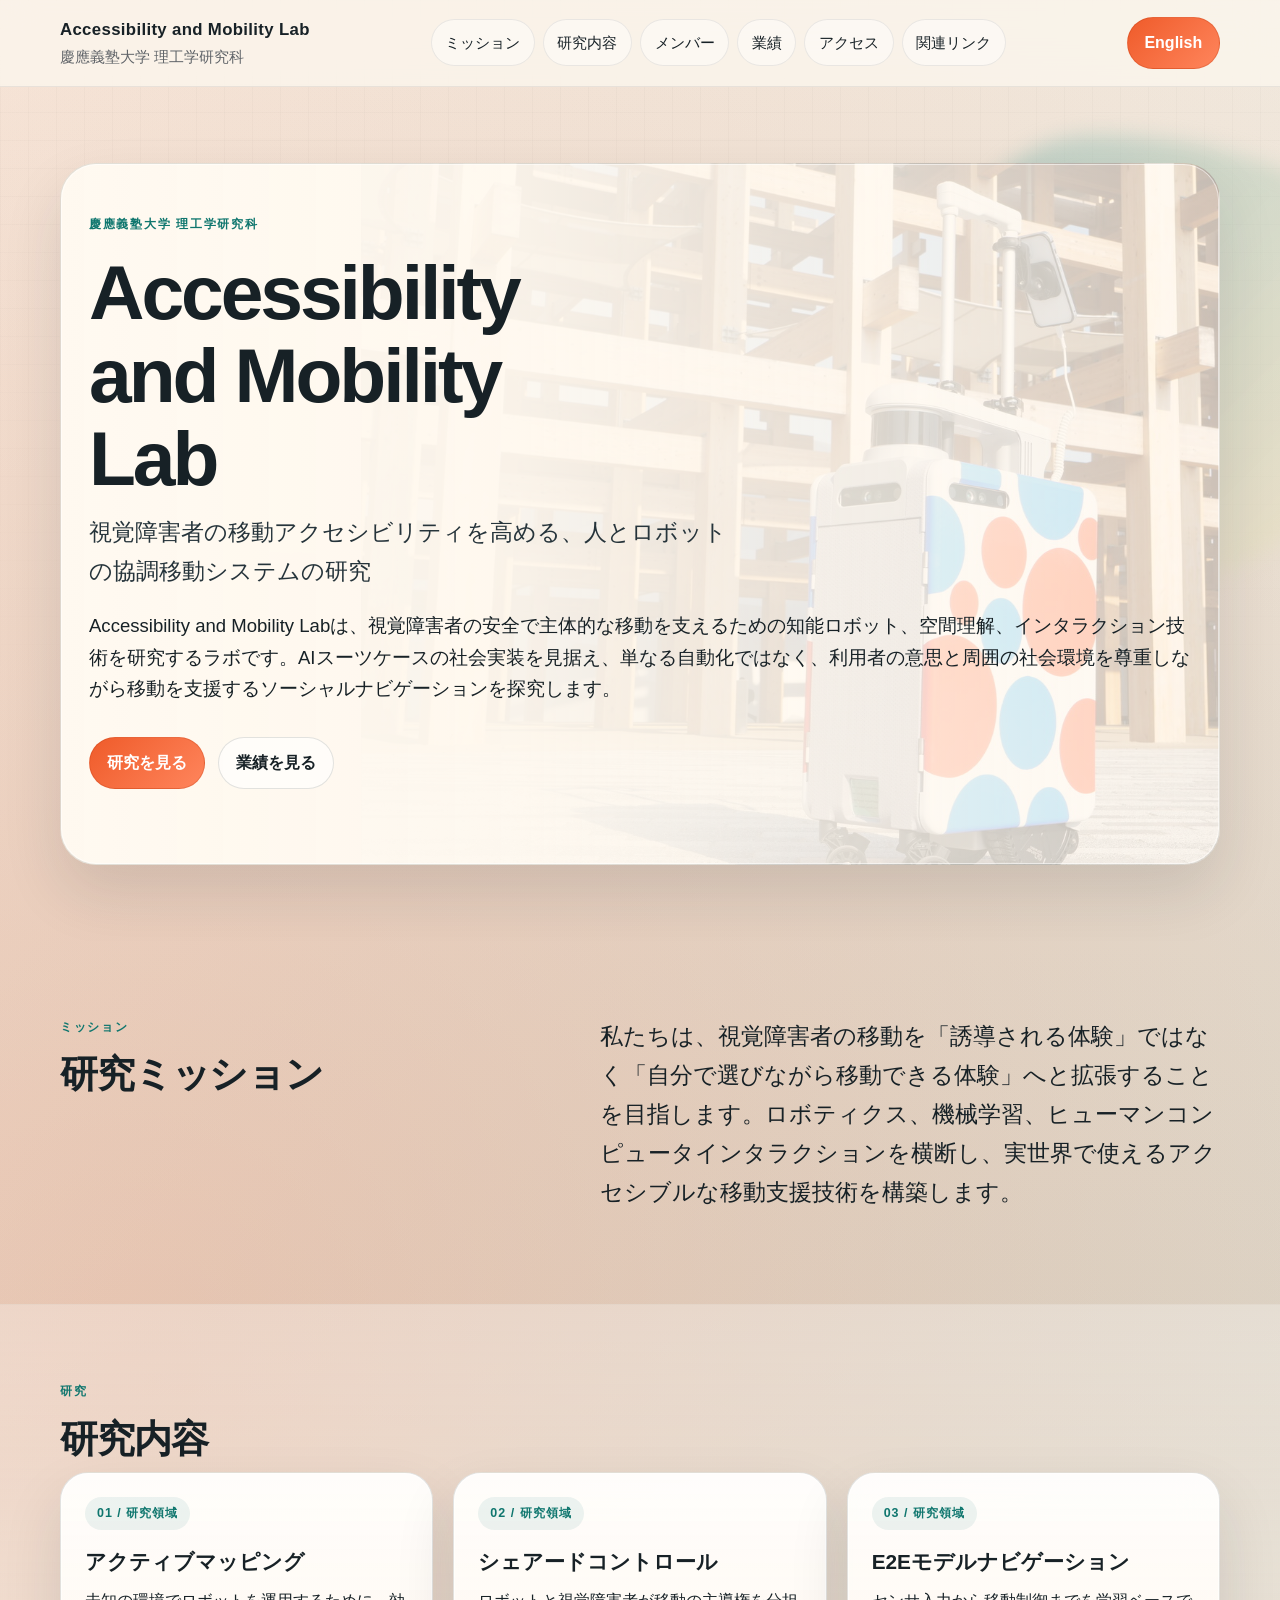
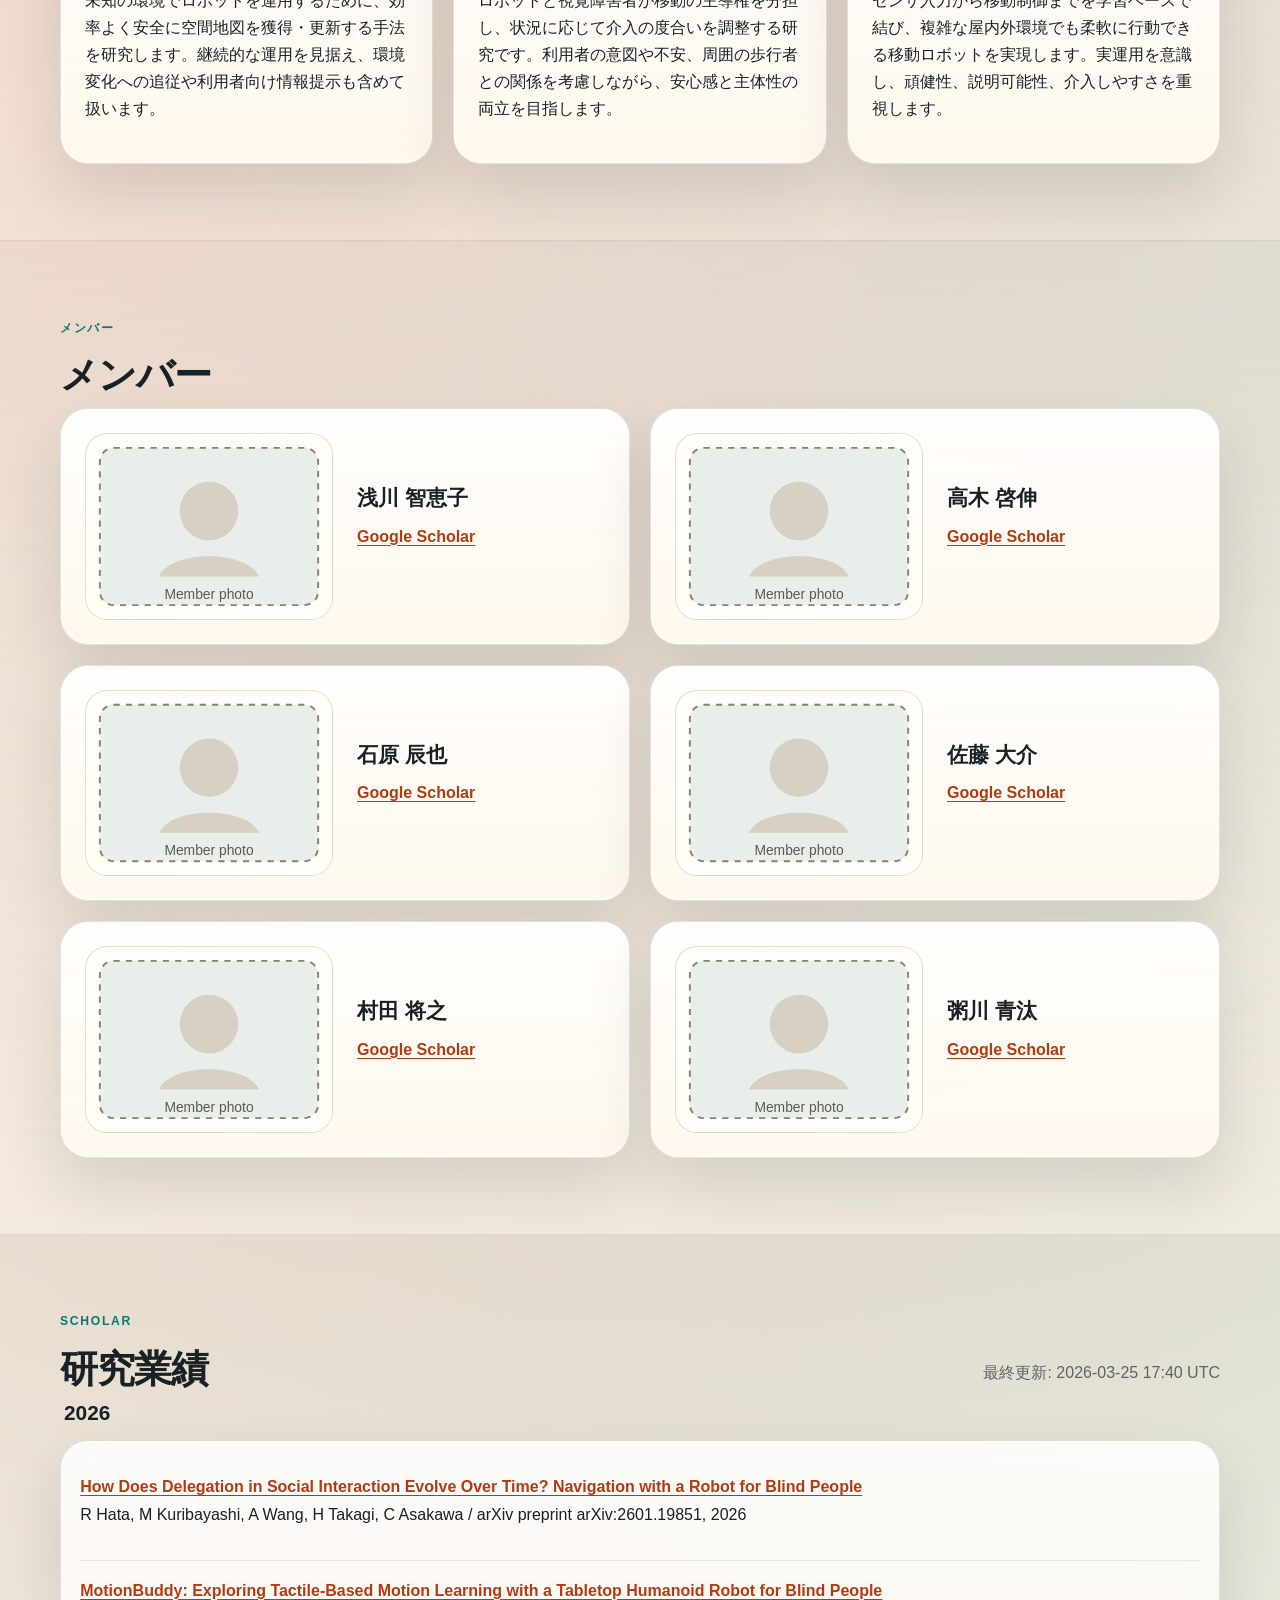
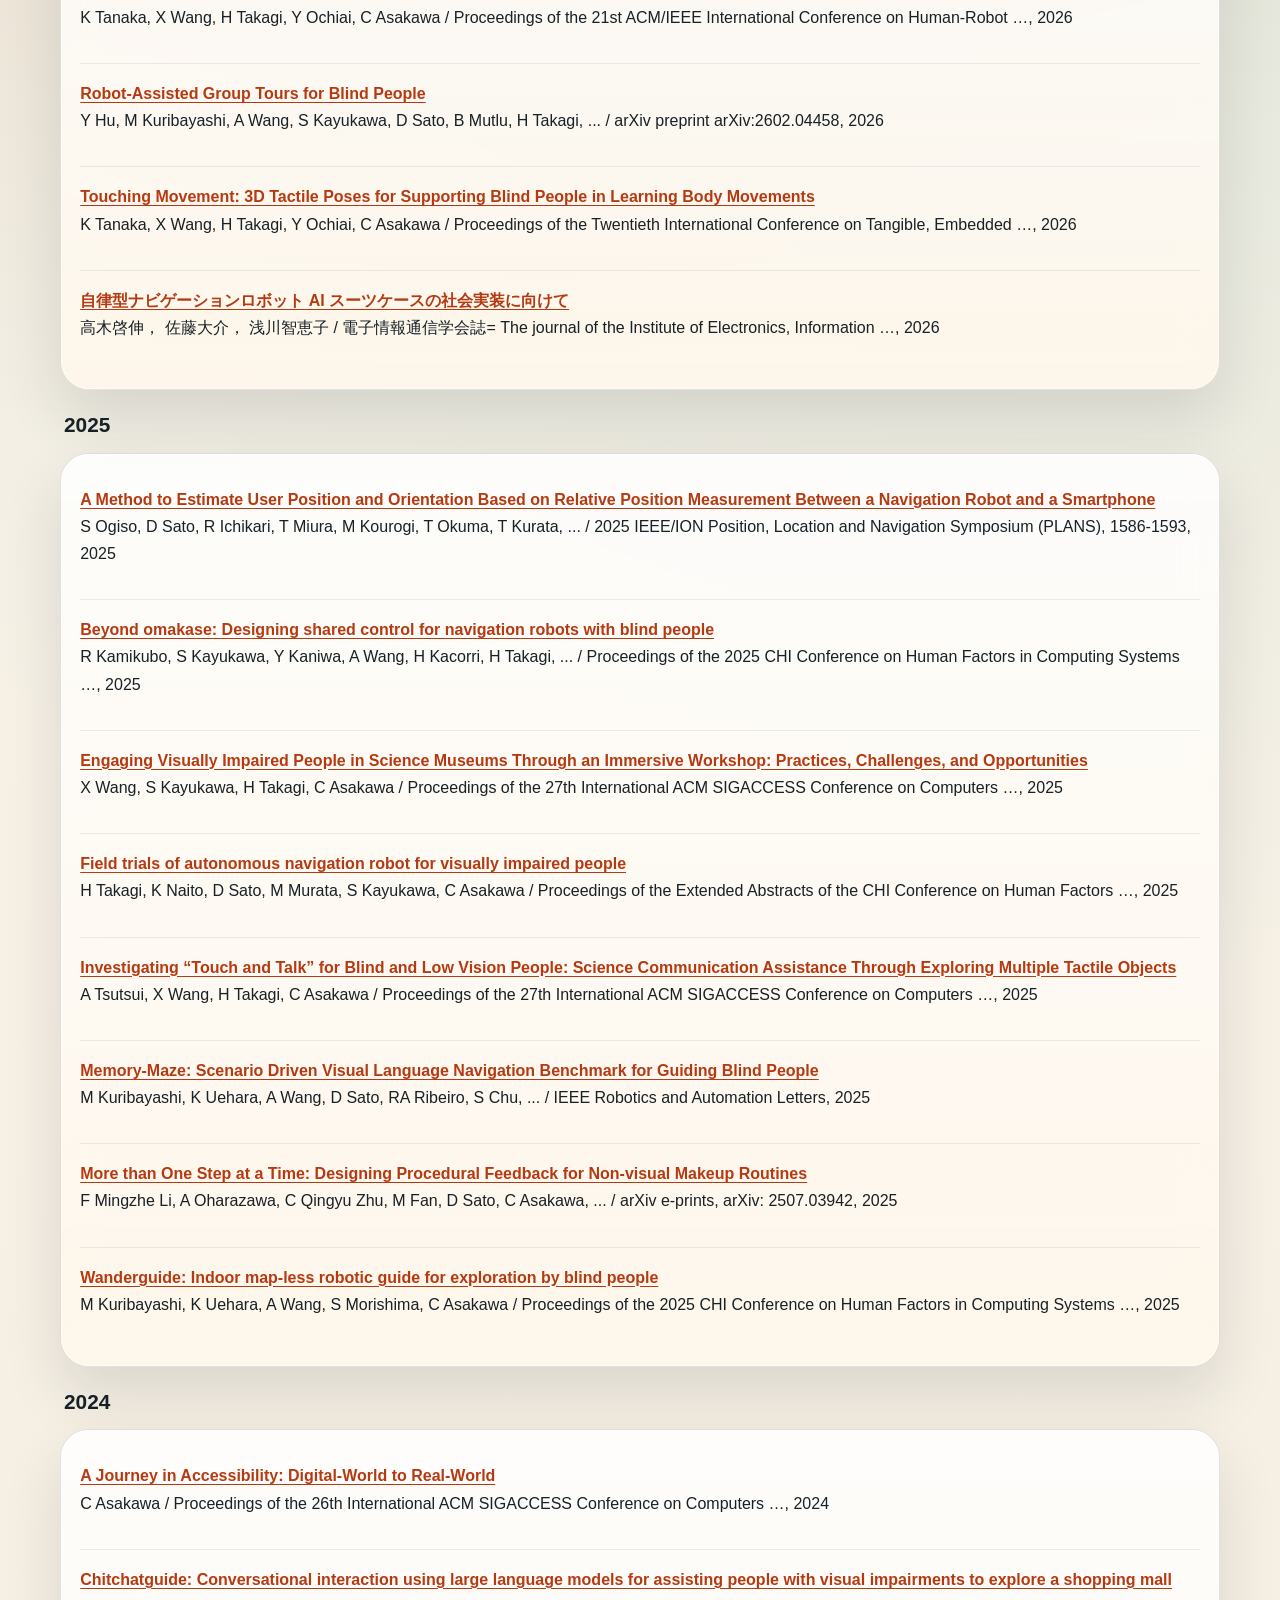
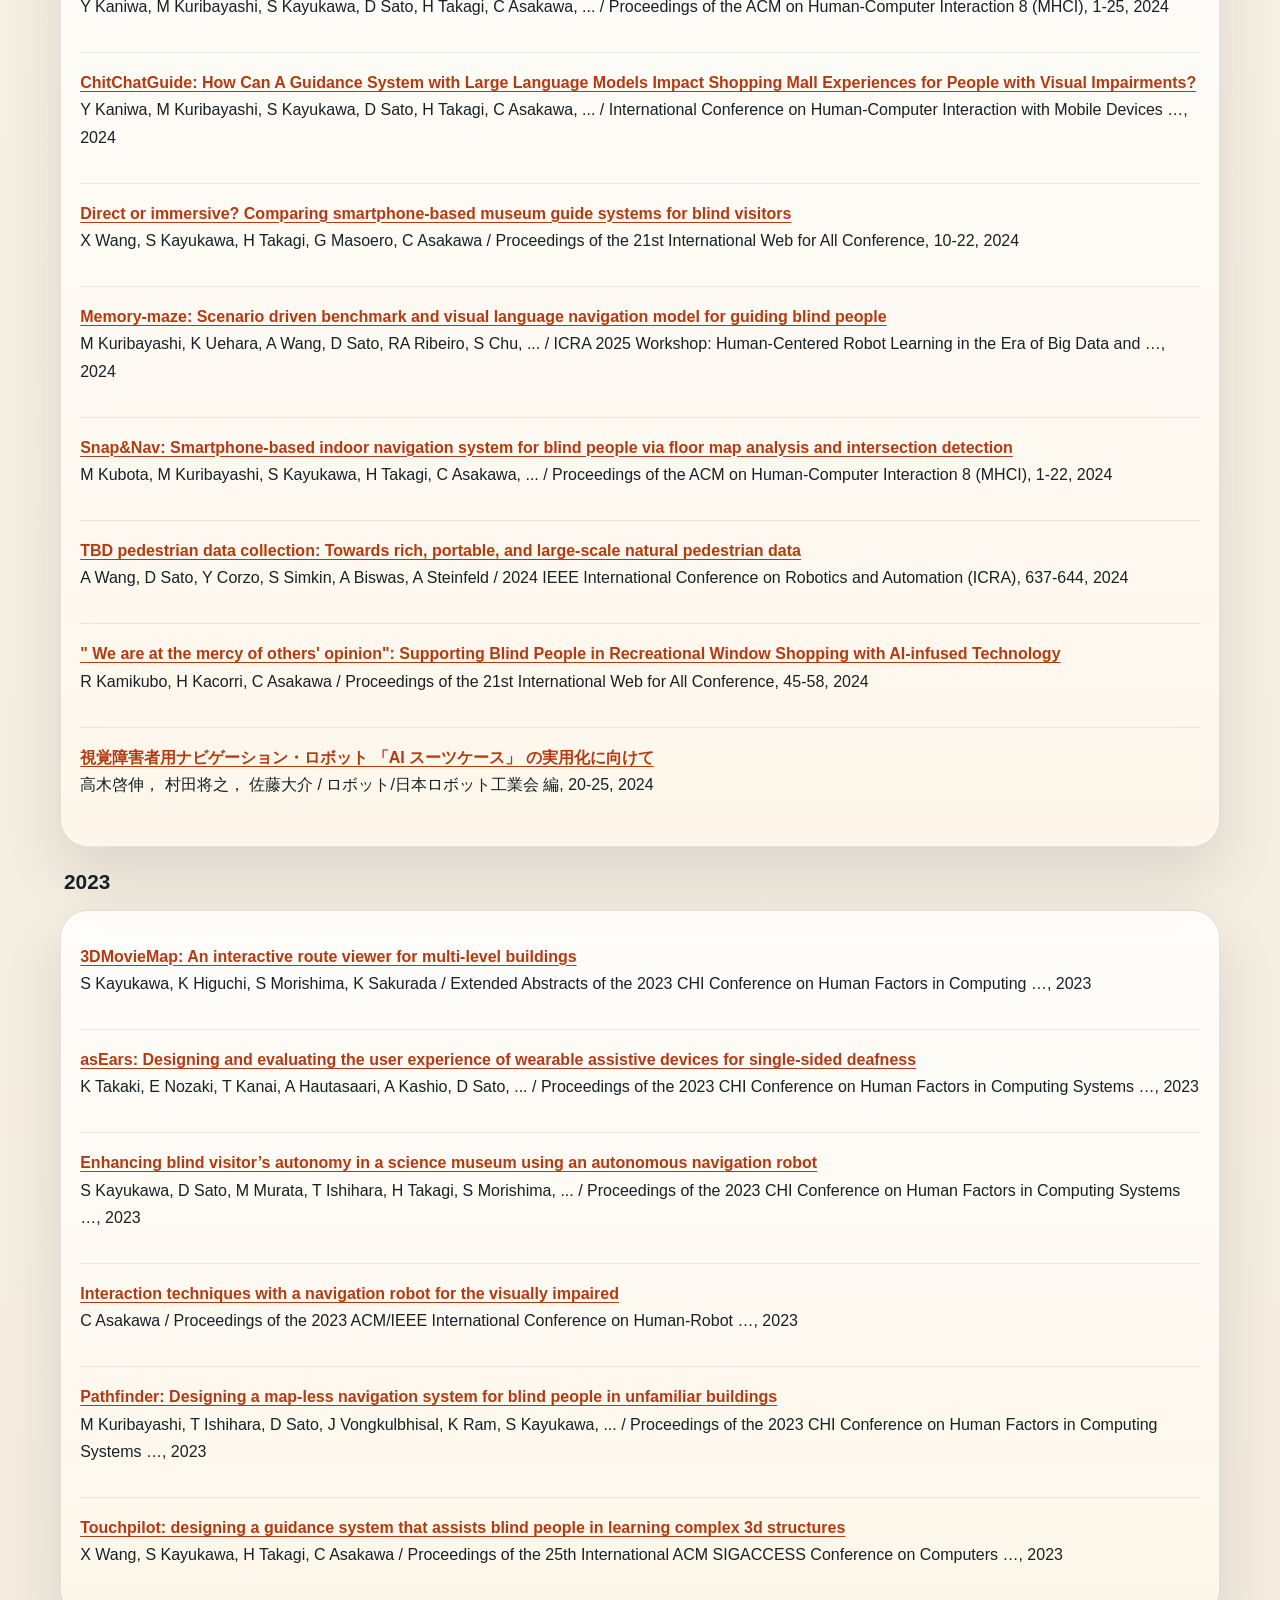
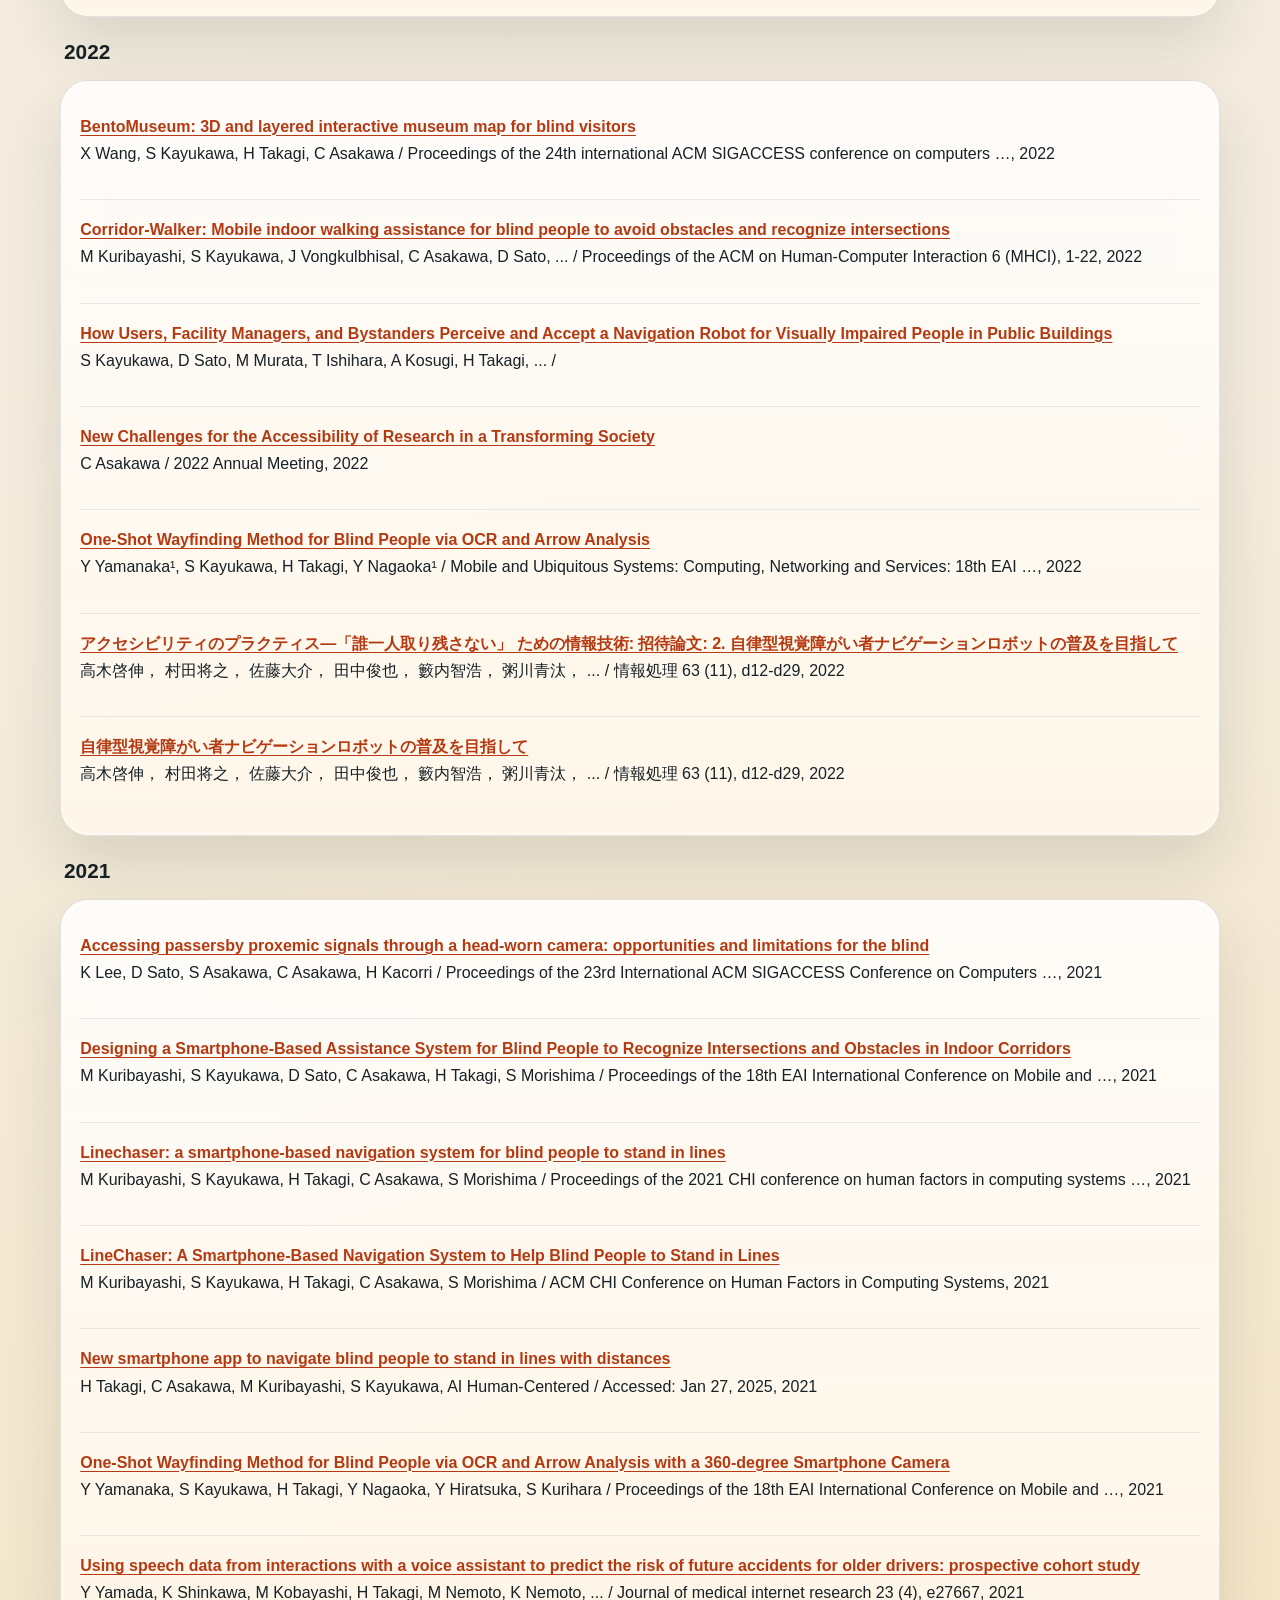
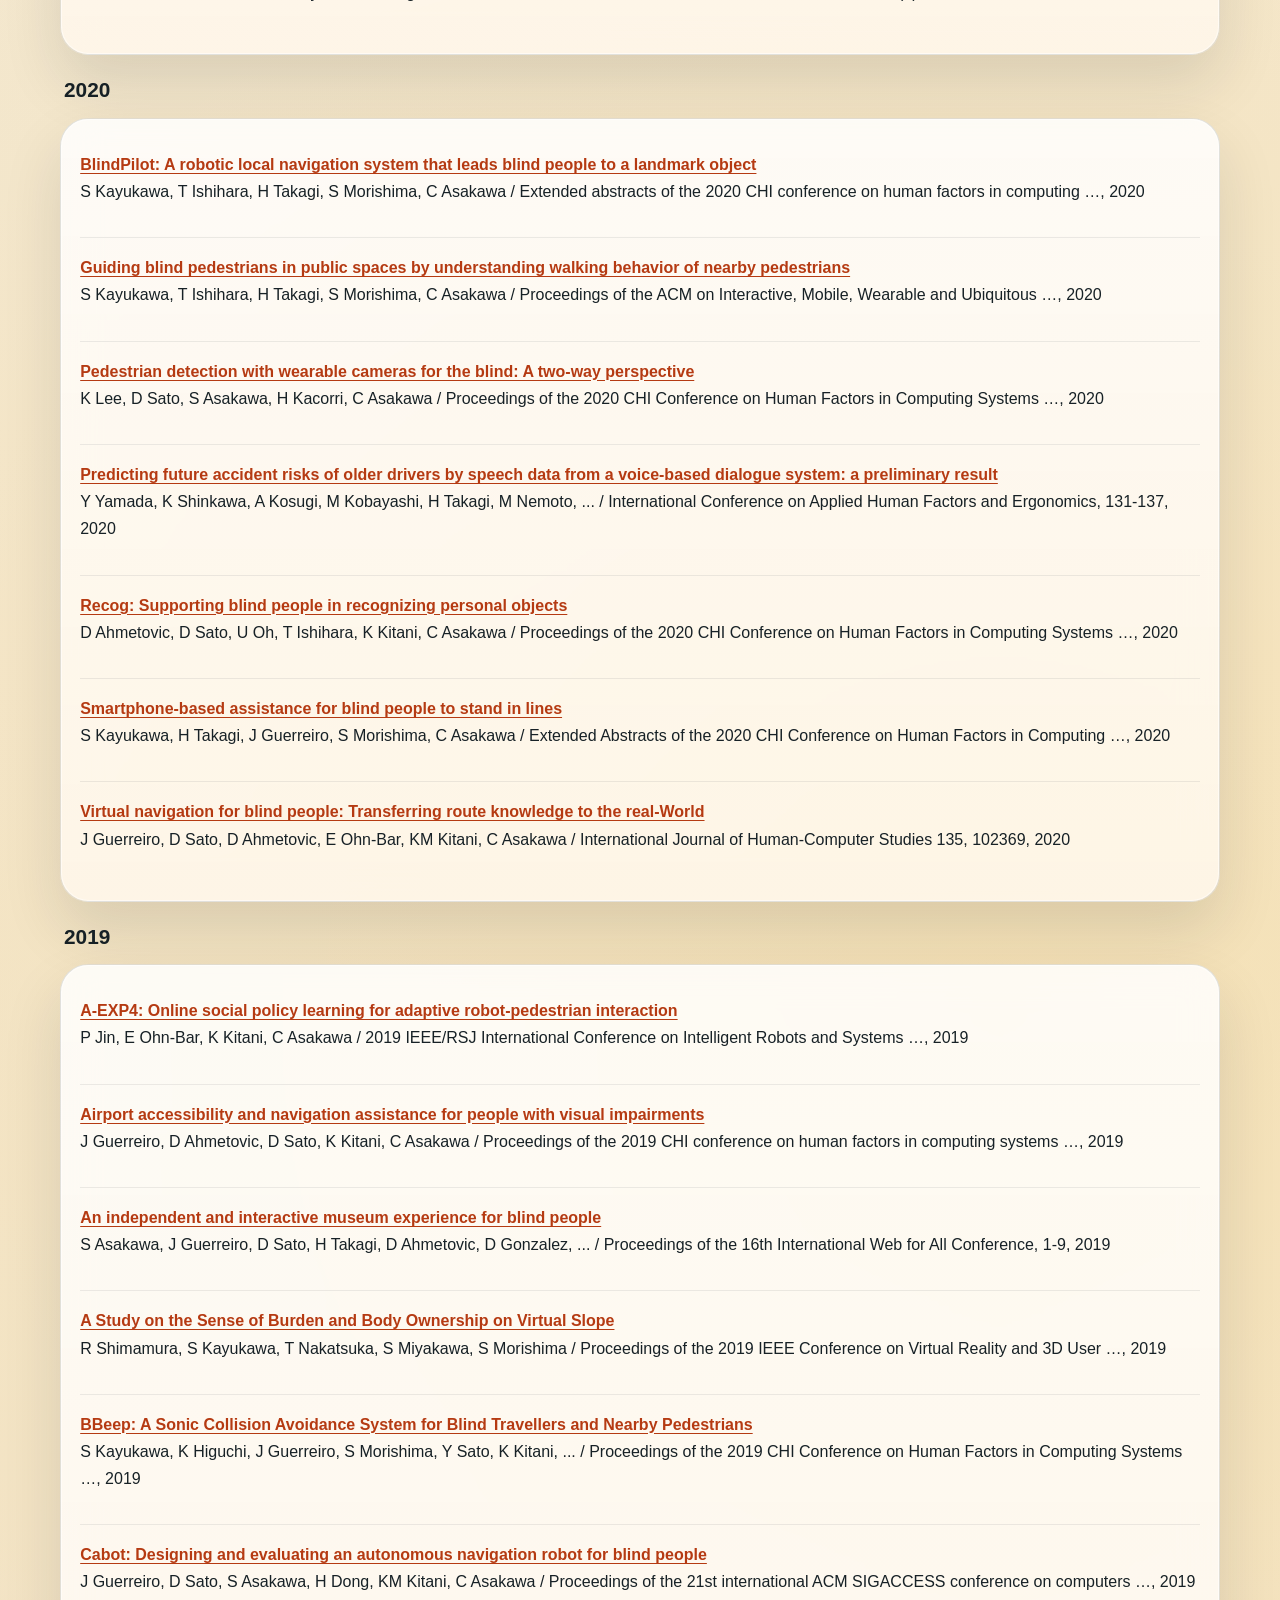
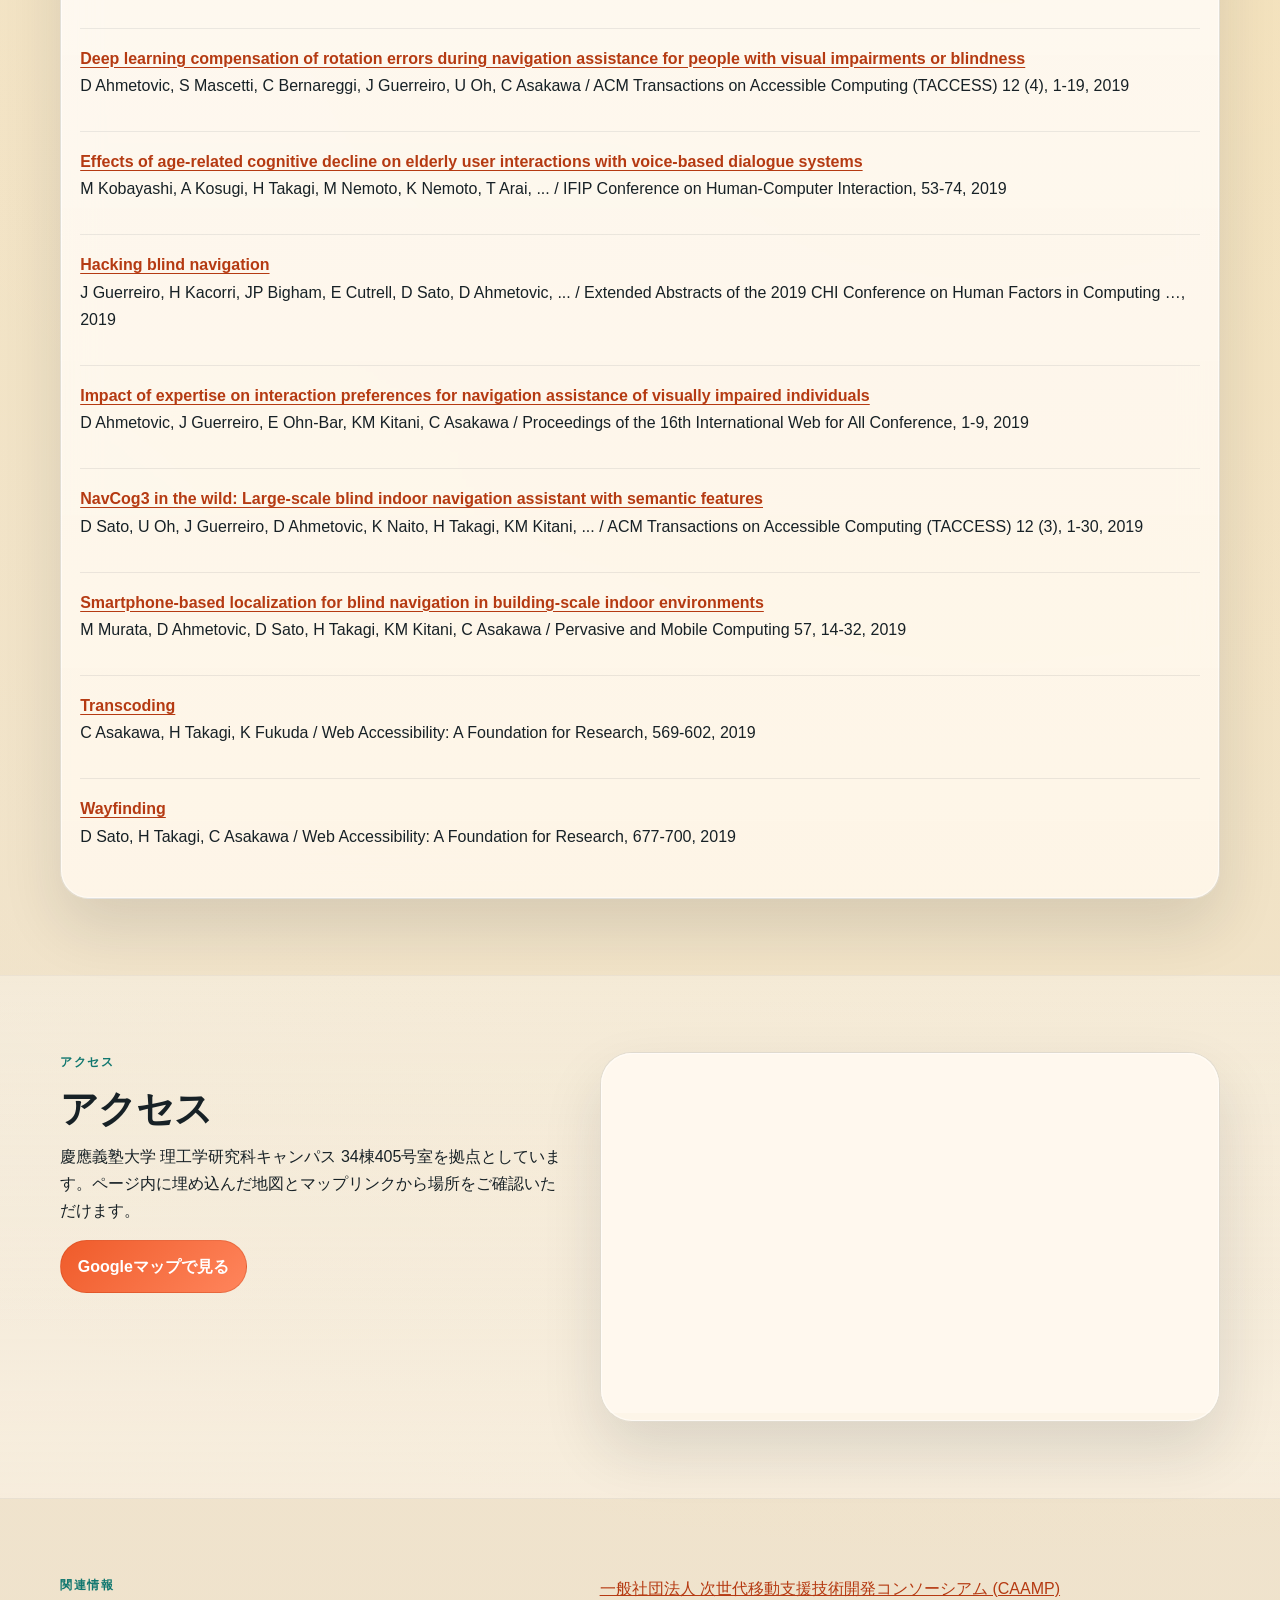
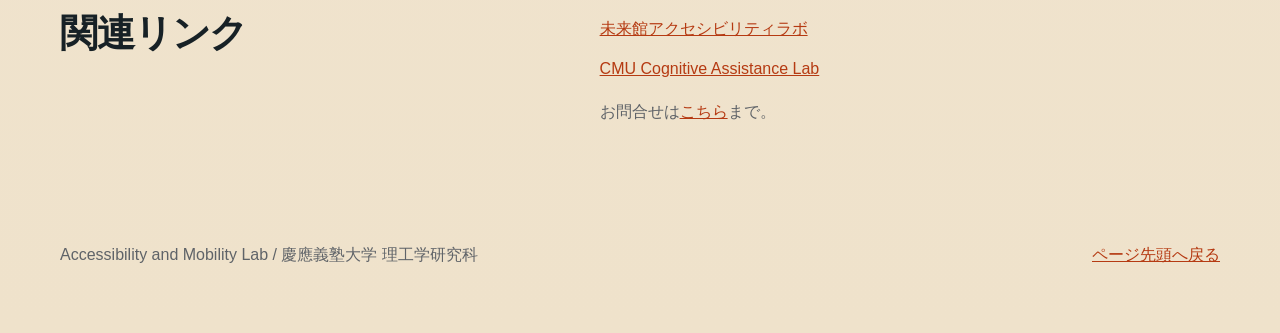
<file: docs/index.html>
<!doctype html>
<html lang="ja">
<head>
  <meta charset="utf-8">
  <meta name="viewport" content="width=device-width, initial-scale=1">
  <title>Accessibility and Mobility Lab | 慶應義塾大学 理工学研究科</title>
  <meta name="description" content="視覚障害者の移動アクセシビリティを高める、人とロボットの協調移動システムの研究">
  <link rel="stylesheet" href="./assets/site.css">
</head>
<body>
  <a class="skip-link" href="#main">本文へ移動</a>
  <header class="site-header">
    <div class="wrap header-inner">
      <a class="brand" href="./index.html">
        <span class="brand-name">Accessibility and Mobility Lab</span>
        <span class="brand-affiliation">慶應義塾大学 理工学研究科</span>
      </a>
      <nav aria-label="主要ナビゲーション">
        <ul class="nav-list">
          <li><a href="#mission">ミッション</a></li><li><a href="#research">研究内容</a></li><li><a href="#members">メンバー</a></li><li><a href="#publications">業績</a></li><li><a href="#access">アクセス</a></li><li><a href="#links">関連リンク</a></li>
        </ul>
      </nav>
      <a class="lang-switch" href="./en/index.html" hreflang="en" lang="en">English</a>
    </div>
  </header>
  <main id="main">
    <section class="hero">
      <div class="wrap hero-grid">
        <div class="hero-copy panel" style="background-image: linear-gradient(90deg, rgba(255, 249, 240, 1.00) 0%, rgba(255, 249, 240, 0.96) 40%, rgba(255, 249, 240, 0.75) 100%), url('./assets/hero-photo.jpg');">
          <p class="eyebrow">慶應義塾大学 理工学研究科</p>
          <h1>Accessibility and Mobility Lab</h1>
          <p class="hero-tagline">視覚障害者の移動アクセシビリティを高める、人とロボットの協調移動システムの研究</p>
          <p>Accessibility and Mobility Labは、視覚障害者の安全で主体的な移動を支えるための知能ロボット、空間理解、インタラクション技術を研究するラボです。AIスーツケースの社会実装を見据え、単なる自動化ではなく、利用者の意思と周囲の社会環境を尊重しながら移動を支援するソーシャルナビゲーションを探究します。</p>
          <div class="hero-actions">
            <a class="button-link" href="#research">研究を見る</a>
            <a class="button-link button-secondary" href="#publications">業績を見る</a>
          </div>
        </div>
      </div>
    </section>

    <section id="mission" class="section">
      <div class="wrap section-grid">
        <div>
          <p class="section-kicker">ミッション</p>
          <h2>研究ミッション</h2>
        </div>
        <p class="lead">私たちは、視覚障害者の移動を「誘導される体験」ではなく「自分で選びながら移動できる体験」へと拡張することを目指します。ロボティクス、機械学習、ヒューマンコンピュータインタラクションを横断し、実世界で使えるアクセシブルな移動支援技術を構築します。</p>
      </div>
    </section>

    <!-- 一旦コメントアウト
    <section class="section">
      <div class="wrap section-grid">
        <div>
          <p class="section-kicker hero-kicker">プロトタイプから実装へ</p>
          <h2>社会実装を見据えたモビリティ研究</h2>
        </div>
        <div class="prototype-content">
          <p class="lead">ラボ内の実験に閉じず、街や施設での実証実験を通してリアルな環境でのロボットの振る舞いを観察し、研究を進めています。</p>
        </div>
      </div>
    </section>
    -->

    <section id="research" class="section section-alt">
      <div class="wrap">
        <p class="section-kicker">研究</p>
        <h2>研究内容</h2>
        <div class="card-grid three-up">
          <article class="card research-card">
              <p class="card-index">01 / 研究領域</p>
              <h3>アクティブマッピング</h3>
              <p>未知の環境でロボットを運用するために、効率よく安全に空間地図を獲得・更新する手法を研究します。継続的な運用を見据え、環境変化への追従や利用者向け情報提示も含めて扱います。</p>
            </article>
<article class="card research-card">
              <p class="card-index">02 / 研究領域</p>
              <h3>シェアードコントロール</h3>
              <p>ロボットと視覚障害者が移動の主導権を分担し、状況に応じて介入の度合いを調整する研究です。利用者の意図や不安、周囲の歩行者との関係を考慮しながら、安心感と主体性の両立を目指します。</p>
            </article>
<article class="card research-card">
              <p class="card-index">03 / 研究領域</p>
              <h3>E2Eモデルナビゲーション</h3>
              <p>センサ入力から移動制御までを学習ベースで結び、複雑な屋内外環境でも柔軟に行動できる移動ロボットを実現します。実運用を意識し、頑健性、説明可能性、介入しやすさを重視します。</p>
            </article>
        </div>
      </div>
    </section>

    <section id="members" class="section section-alt">
      <div class="wrap">
        <p class="section-kicker">メンバー</p>
        <h2>メンバー</h2>
        <div class="card-grid two-up">
          <article class="card member-card">
              <div class="member-photo-frame">
                <img class="member-photo" src="./assets/member-placeholder.svg" alt="浅川 智恵子 の写真プレースホルダー" width="320" height="240">
              </div>
              <div class="member-details">
                <h3>浅川 智恵子</h3>
                <p><a class="text-link" href="https://scholar.google.com/citations?user=IheNxE4AAAAJ&amp;hl=en">Google Scholar</a></p>
              </div>
            </article>
<article class="card member-card">
              <div class="member-photo-frame">
                <img class="member-photo" src="./assets/member-placeholder.svg" alt="高木 啓伸 の写真プレースホルダー" width="320" height="240">
              </div>
              <div class="member-details">
                <h3>高木 啓伸</h3>
                <p><a class="text-link" href="https://scholar.google.com/citations?user=NAAdydEAAAAJ&amp;hl=en">Google Scholar</a></p>
              </div>
            </article>
<article class="card member-card">
              <div class="member-photo-frame">
                <img class="member-photo" src="./assets/member-placeholder.svg" alt="石原 辰也 の写真プレースホルダー" width="320" height="240">
              </div>
              <div class="member-details">
                <h3>石原 辰也</h3>
                <p><a class="text-link" href="https://scholar.google.com/citations?user=GOQovh4AAAAJ&amp;hl=en">Google Scholar</a></p>
              </div>
            </article>
<article class="card member-card">
              <div class="member-photo-frame">
                <img class="member-photo" src="./assets/member-placeholder.svg" alt="佐藤 大介 の写真プレースホルダー" width="320" height="240">
              </div>
              <div class="member-details">
                <h3>佐藤 大介</h3>
                <p><a class="text-link" href="https://scholar.google.com/citations?user=dsNpUR0AAAAJ&amp;hl=en">Google Scholar</a></p>
              </div>
            </article>
<article class="card member-card">
              <div class="member-photo-frame">
                <img class="member-photo" src="./assets/member-placeholder.svg" alt="村田 将之 の写真プレースホルダー" width="320" height="240">
              </div>
              <div class="member-details">
                <h3>村田 将之</h3>
                <p><a class="text-link" href="https://scholar.google.com/citations?user=XZWOEtgAAAAJ&amp;hl=en">Google Scholar</a></p>
              </div>
            </article>
<article class="card member-card">
              <div class="member-photo-frame">
                <img class="member-photo" src="./assets/member-placeholder.svg" alt="粥川 青汰 の写真プレースホルダー" width="320" height="240">
              </div>
              <div class="member-details">
                <h3>粥川 青汰</h3>
                <p><a class="text-link" href="https://scholar.google.com/citations?user=SpfOQHAAAAAJ&amp;hl=en">Google Scholar</a></p>
              </div>
            </article>
        </div>
      </div>
    </section>

    <section id="publications" class="section">
      <div class="wrap">
        <div class="section-head">
          <div>
            <p class="section-kicker">Scholar</p>
            <h2>研究業績</h2>
          </div>
          <p class="section-meta">最終更新: 2026-03-25 17:40 UTC</p>
        </div>
        <section class="publication-year-group" aria-labelledby="pub-year-2026">
              <h3 id="pub-year-2026" class="publication-group-title">2026</h3>
              <ol class="publication-list">
                <li class="publication-item">
                  <div>
                    <a href="https://scholar.google.com/citations?view_op=view_citation&amp;hl=en&amp;user=NAAdydEAAAAJ&amp;cstart=100&amp;pagesize=100&amp;citation_for_view=NAAdydEAAAAJ:2v_ZtQDX9iAC" class="publication-title">How Does Delegation in Social Interaction Evolve Over Time? Navigation with a Robot for Blind People</a>
                    <p>R Hata, M Kuribayashi, A Wang, H Takagi, C Asakawa / arXiv preprint arXiv:2601.19851, 2026</p>
                  </div>
                </li>
<li class="publication-item">
                  <div>
                    <a href="https://scholar.google.com/citations?view_op=view_citation&amp;hl=en&amp;user=NAAdydEAAAAJ&amp;cstart=100&amp;pagesize=100&amp;citation_for_view=NAAdydEAAAAJ:27LrP4qxOz0C" class="publication-title">MotionBuddy: Exploring Tactile-Based Motion Learning with a Tabletop Humanoid Robot for Blind People</a>
                    <p>K Tanaka, X Wang, H Takagi, Y Ochiai, C Asakawa / Proceedings of the 21st ACM/IEEE International Conference on Human-Robot …, 2026</p>
                  </div>
                </li>
<li class="publication-item">
                  <div>
                    <a href="https://scholar.google.com/citations?view_op=view_citation&amp;hl=en&amp;user=SpfOQHAAAAAJ&amp;pagesize=100&amp;citation_for_view=SpfOQHAAAAAJ:7PzlFSSx8tAC" class="publication-title">Robot-Assisted Group Tours for Blind People</a>
                    <p>Y Hu, M Kuribayashi, A Wang, S Kayukawa, D Sato, B Mutlu, H Takagi, ... / arXiv preprint arXiv:2602.04458, 2026</p>
                  </div>
                </li>
<li class="publication-item">
                  <div>
                    <a href="https://scholar.google.com/citations?view_op=view_citation&amp;hl=en&amp;user=NAAdydEAAAAJ&amp;cstart=100&amp;pagesize=100&amp;citation_for_view=NAAdydEAAAAJ:-DxkuPiZhfEC" class="publication-title">Touching Movement: 3D Tactile Poses for Supporting Blind People in Learning Body Movements</a>
                    <p>K Tanaka, X Wang, H Takagi, Y Ochiai, C Asakawa / Proceedings of the Twentieth International Conference on Tangible, Embedded …, 2026</p>
                  </div>
                </li>
<li class="publication-item">
                  <div>
                    <a href="https://scholar.google.com/citations?view_op=view_citation&amp;hl=en&amp;user=dsNpUR0AAAAJ&amp;pagesize=100&amp;citation_for_view=dsNpUR0AAAAJ:7BrZ7Jt4UNcC" class="publication-title">自律型ナビゲーションロボット AI スーツケースの社会実装に向けて</a>
                    <p>高木啓伸， 佐藤大介， 浅川智恵子 / 電子情報通信学会誌= The journal of the Institute of Electronics, Information …, 2026</p>
                  </div>
                </li>
              </ol>
            </section>
<section class="publication-year-group" aria-labelledby="pub-year-2025">
              <h3 id="pub-year-2025" class="publication-group-title">2025</h3>
              <ol class="publication-list">
                <li class="publication-item">
                  <div>
                    <a href="https://scholar.google.com/citations?view_op=view_citation&amp;hl=en&amp;user=dsNpUR0AAAAJ&amp;pagesize=100&amp;citation_for_view=dsNpUR0AAAAJ:nRpfm8aw39MC" class="publication-title">A Method to Estimate User Position and Orientation Based on Relative Position Measurement Between a Navigation Robot and a Smartphone</a>
                    <p>S Ogiso, D Sato, R Ichikari, T Miura, M Kourogi, T Okuma, T Kurata, ... / 2025 IEEE/ION Position, Location and Navigation Symposium (PLANS), 1586-1593, 2025</p>
                  </div>
                </li>
<li class="publication-item">
                  <div>
                    <a href="https://scholar.google.com/citations?view_op=view_citation&amp;hl=en&amp;user=SpfOQHAAAAAJ&amp;pagesize=100&amp;citation_for_view=SpfOQHAAAAAJ:4DMP91E08xMC" class="publication-title">Beyond omakase: Designing shared control for navigation robots with blind people</a>
                    <p>R Kamikubo, S Kayukawa, Y Kaniwa, A Wang, H Kacorri, H Takagi, ... / Proceedings of the 2025 CHI Conference on Human Factors in Computing Systems …, 2025</p>
                  </div>
                </li>
<li class="publication-item">
                  <div>
                    <a href="https://scholar.google.com/citations?view_op=view_citation&amp;hl=en&amp;user=SpfOQHAAAAAJ&amp;pagesize=100&amp;citation_for_view=SpfOQHAAAAAJ:QIV2ME_5wuYC" class="publication-title">Engaging Visually Impaired People in Science Museums Through an Immersive Workshop: Practices, Challenges, and Opportunities</a>
                    <p>X Wang, S Kayukawa, H Takagi, C Asakawa / Proceedings of the 27th International ACM SIGACCESS Conference on Computers …, 2025</p>
                  </div>
                </li>
<li class="publication-item">
                  <div>
                    <a href="https://scholar.google.com/citations?view_op=view_citation&amp;hl=en&amp;user=SpfOQHAAAAAJ&amp;pagesize=100&amp;citation_for_view=SpfOQHAAAAAJ:Wp0gIr-vW9MC" class="publication-title">Field trials of autonomous navigation robot for visually impaired people</a>
                    <p>H Takagi, K Naito, D Sato, M Murata, S Kayukawa, C Asakawa / Proceedings of the Extended Abstracts of the CHI Conference on Human Factors …, 2025</p>
                  </div>
                </li>
<li class="publication-item">
                  <div>
                    <a href="https://scholar.google.com/citations?view_op=view_citation&amp;hl=en&amp;user=NAAdydEAAAAJ&amp;cstart=100&amp;pagesize=100&amp;citation_for_view=NAAdydEAAAAJ:sA9dB-pw3HoC" class="publication-title">Investigating “Touch and Talk” for Blind and Low Vision People: Science Communication Assistance Through Exploring Multiple Tactile Objects</a>
                    <p>A Tsutsui, X Wang, H Takagi, C Asakawa / Proceedings of the 27th International ACM SIGACCESS Conference on Computers …, 2025</p>
                  </div>
                </li>
<li class="publication-item">
                  <div>
                    <a href="https://scholar.google.com/citations?view_op=view_citation&amp;hl=en&amp;user=dsNpUR0AAAAJ&amp;pagesize=100&amp;citation_for_view=dsNpUR0AAAAJ:kVjdVfd2voEC" class="publication-title">Memory-Maze: Scenario Driven Visual Language Navigation Benchmark for Guiding Blind People</a>
                    <p>M Kuribayashi, K Uehara, A Wang, D Sato, RA Ribeiro, S Chu, ... / IEEE Robotics and Automation Letters, 2025</p>
                  </div>
                </li>
<li class="publication-item">
                  <div>
                    <a href="https://scholar.google.com/citations?view_op=view_citation&amp;hl=en&amp;user=IheNxE4AAAAJ&amp;cstart=100&amp;pagesize=100&amp;citation_for_view=IheNxE4AAAAJ:5qfkUJPXOUwC" class="publication-title">More than One Step at a Time: Designing Procedural Feedback for Non-visual Makeup Routines</a>
                    <p>F Mingzhe Li, A Oharazawa, C Qingyu Zhu, M Fan, D Sato, C Asakawa, ... / arXiv e-prints, arXiv: 2507.03942, 2025</p>
                  </div>
                </li>
<li class="publication-item">
                  <div>
                    <a href="https://scholar.google.com/citations?view_op=view_citation&amp;hl=en&amp;user=IheNxE4AAAAJ&amp;pagesize=100&amp;citation_for_view=IheNxE4AAAAJ:ruyezt5ZtCIC" class="publication-title">Wanderguide: Indoor map-less robotic guide for exploration by blind people</a>
                    <p>M Kuribayashi, K Uehara, A Wang, S Morishima, C Asakawa / Proceedings of the 2025 CHI Conference on Human Factors in Computing Systems …, 2025</p>
                  </div>
                </li>
              </ol>
            </section>
<section class="publication-year-group" aria-labelledby="pub-year-2024">
              <h3 id="pub-year-2024" class="publication-group-title">2024</h3>
              <ol class="publication-list">
                <li class="publication-item">
                  <div>
                    <a href="https://scholar.google.com/citations?view_op=view_citation&amp;hl=en&amp;user=IheNxE4AAAAJ&amp;cstart=100&amp;pagesize=100&amp;citation_for_view=IheNxE4AAAAJ:b1wdh0AR-JQC" class="publication-title">A Journey in Accessibility: Digital-World to Real-World</a>
                    <p>C Asakawa / Proceedings of the 26th International ACM SIGACCESS Conference on Computers …, 2024</p>
                  </div>
                </li>
<li class="publication-item">
                  <div>
                    <a href="https://scholar.google.com/citations?view_op=view_citation&amp;hl=en&amp;user=SpfOQHAAAAAJ&amp;pagesize=100&amp;citation_for_view=SpfOQHAAAAAJ:4TOpqqG69KYC" class="publication-title">Chitchatguide: Conversational interaction using large language models for assisting people with visual impairments to explore a shopping mall</a>
                    <p>Y Kaniwa, M Kuribayashi, S Kayukawa, D Sato, H Takagi, C Asakawa, ... / Proceedings of the ACM on Human-Computer Interaction 8 (MHCI), 1-25, 2024</p>
                  </div>
                </li>
<li class="publication-item">
                  <div>
                    <a href="https://scholar.google.com/citations?view_op=view_citation&amp;hl=en&amp;user=SpfOQHAAAAAJ&amp;pagesize=100&amp;citation_for_view=SpfOQHAAAAAJ:_kc_bZDykSQC" class="publication-title">ChitChatGuide: How Can A Guidance System with Large Language Models Impact Shopping Mall Experiences for People with Visual Impairments?</a>
                    <p>Y Kaniwa, M Kuribayashi, S Kayukawa, D Sato, H Takagi, C Asakawa, ... / International Conference on Human-Computer Interaction with Mobile Devices …, 2024</p>
                  </div>
                </li>
<li class="publication-item">
                  <div>
                    <a href="https://scholar.google.com/citations?view_op=view_citation&amp;hl=en&amp;user=SpfOQHAAAAAJ&amp;pagesize=100&amp;citation_for_view=SpfOQHAAAAAJ:YOwf2qJgpHMC" class="publication-title">Direct or immersive? Comparing smartphone-based museum guide systems for blind visitors</a>
                    <p>X Wang, S Kayukawa, H Takagi, G Masoero, C Asakawa / Proceedings of the 21st International Web for All Conference, 10-22, 2024</p>
                  </div>
                </li>
<li class="publication-item">
                  <div>
                    <a href="https://scholar.google.com/citations?view_op=view_citation&amp;hl=en&amp;user=dsNpUR0AAAAJ&amp;pagesize=100&amp;citation_for_view=dsNpUR0AAAAJ:LO7wyVUgiFcC" class="publication-title">Memory-maze: Scenario driven benchmark and visual language navigation model for guiding blind people</a>
                    <p>M Kuribayashi, K Uehara, A Wang, D Sato, RA Ribeiro, S Chu, ... / ICRA 2025 Workshop: Human-Centered Robot Learning in the Era of Big Data and …, 2024</p>
                  </div>
                </li>
<li class="publication-item">
                  <div>
                    <a href="https://scholar.google.com/citations?view_op=view_citation&amp;hl=en&amp;user=SpfOQHAAAAAJ&amp;pagesize=100&amp;citation_for_view=SpfOQHAAAAAJ:M3ejUd6NZC8C" class="publication-title">Snap&amp;Nav: Smartphone-based indoor navigation system for blind people via floor map analysis and intersection detection</a>
                    <p>M Kubota, M Kuribayashi, S Kayukawa, H Takagi, C Asakawa, ... / Proceedings of the ACM on Human-Computer Interaction 8 (MHCI), 1-22, 2024</p>
                  </div>
                </li>
<li class="publication-item">
                  <div>
                    <a href="https://scholar.google.com/citations?view_op=view_citation&amp;hl=en&amp;user=dsNpUR0AAAAJ&amp;pagesize=100&amp;citation_for_view=dsNpUR0AAAAJ:8d8msizDQcsC" class="publication-title">TBD pedestrian data collection: Towards rich, portable, and large-scale natural pedestrian data</a>
                    <p>A Wang, D Sato, Y Corzo, S Simkin, A Biswas, A Steinfeld / 2024 IEEE International Conference on Robotics and Automation (ICRA), 637-644, 2024</p>
                  </div>
                </li>
<li class="publication-item">
                  <div>
                    <a href="https://scholar.google.com/citations?view_op=view_citation&amp;hl=en&amp;user=IheNxE4AAAAJ&amp;cstart=100&amp;pagesize=100&amp;citation_for_view=IheNxE4AAAAJ:g3aElNc5_aQC" class="publication-title">&quot; We are at the mercy of others&#x27; opinion&quot;: Supporting Blind People in Recreational Window Shopping with AI-infused Technology</a>
                    <p>R Kamikubo, H Kacorri, C Asakawa / Proceedings of the 21st International Web for All Conference, 45-58, 2024</p>
                  </div>
                </li>
<li class="publication-item">
                  <div>
                    <a href="https://scholar.google.com/citations?view_op=view_citation&amp;hl=en&amp;user=XZWOEtgAAAAJ&amp;pagesize=100&amp;citation_for_view=XZWOEtgAAAAJ:-f6ydRqryjwC" class="publication-title">視覚障害者用ナビゲーション・ロボット 「AI スーツケース」 の実用化に向けて</a>
                    <p>高木啓伸， 村田将之， 佐藤大介 / ロボット/日本ロボット工業会 編, 20-25, 2024</p>
                  </div>
                </li>
              </ol>
            </section>
<section class="publication-year-group" aria-labelledby="pub-year-2023">
              <h3 id="pub-year-2023" class="publication-group-title">2023</h3>
              <ol class="publication-list">
                <li class="publication-item">
                  <div>
                    <a href="https://scholar.google.com/citations?view_op=view_citation&amp;hl=en&amp;user=SpfOQHAAAAAJ&amp;pagesize=100&amp;citation_for_view=SpfOQHAAAAAJ:kNdYIx-mwKoC" class="publication-title">3DMovieMap: An interactive route viewer for multi-level buildings</a>
                    <p>S Kayukawa, K Higuchi, S Morishima, K Sakurada / Extended Abstracts of the 2023 CHI Conference on Human Factors in Computing …, 2023</p>
                  </div>
                </li>
<li class="publication-item">
                  <div>
                    <a href="https://scholar.google.com/citations?view_op=view_citation&amp;hl=en&amp;user=dsNpUR0AAAAJ&amp;pagesize=100&amp;citation_for_view=dsNpUR0AAAAJ:hCrLmN-GePgC" class="publication-title">asEars: Designing and evaluating the user experience of wearable assistive devices for single-sided deafness</a>
                    <p>K Takaki, E Nozaki, T Kanai, A Hautasaari, A Kashio, D Sato, ... / Proceedings of the 2023 CHI Conference on Human Factors in Computing Systems …, 2023</p>
                  </div>
                </li>
<li class="publication-item">
                  <div>
                    <a href="https://scholar.google.com/citations?view_op=view_citation&amp;hl=en&amp;user=SpfOQHAAAAAJ&amp;pagesize=100&amp;citation_for_view=SpfOQHAAAAAJ:MXK_kJrjxJIC" class="publication-title">Enhancing blind visitor’s autonomy in a science museum using an autonomous navigation robot</a>
                    <p>S Kayukawa, D Sato, M Murata, T Ishihara, H Takagi, S Morishima, ... / Proceedings of the 2023 CHI Conference on Human Factors in Computing Systems …, 2023</p>
                  </div>
                </li>
<li class="publication-item">
                  <div>
                    <a href="https://scholar.google.com/citations?view_op=view_citation&amp;hl=en&amp;user=IheNxE4AAAAJ&amp;cstart=100&amp;pagesize=100&amp;citation_for_view=IheNxE4AAAAJ:4MWp96NkSFoC" class="publication-title">Interaction techniques with a navigation robot for the visually impaired</a>
                    <p>C Asakawa / Proceedings of the 2023 ACM/IEEE International Conference on Human-Robot …, 2023</p>
                  </div>
                </li>
<li class="publication-item">
                  <div>
                    <a href="https://scholar.google.com/citations?view_op=view_citation&amp;hl=en&amp;user=SpfOQHAAAAAJ&amp;pagesize=100&amp;citation_for_view=SpfOQHAAAAAJ:3fE2CSJIrl8C" class="publication-title">Pathfinder: Designing a map-less navigation system for blind people in unfamiliar buildings</a>
                    <p>M Kuribayashi, T Ishihara, D Sato, J Vongkulbhisal, K Ram, S Kayukawa, ... / Proceedings of the 2023 CHI Conference on Human Factors in Computing Systems …, 2023</p>
                  </div>
                </li>
<li class="publication-item">
                  <div>
                    <a href="https://scholar.google.com/citations?view_op=view_citation&amp;hl=en&amp;user=SpfOQHAAAAAJ&amp;pagesize=100&amp;citation_for_view=SpfOQHAAAAAJ:Zph67rFs4hoC" class="publication-title">Touchpilot: designing a guidance system that assists blind people in learning complex 3d structures</a>
                    <p>X Wang, S Kayukawa, H Takagi, C Asakawa / Proceedings of the 25th International ACM SIGACCESS Conference on Computers …, 2023</p>
                  </div>
                </li>
              </ol>
            </section>
<section class="publication-year-group" aria-labelledby="pub-year-2022">
              <h3 id="pub-year-2022" class="publication-group-title">2022</h3>
              <ol class="publication-list">
                <li class="publication-item">
                  <div>
                    <a href="https://scholar.google.com/citations?view_op=view_citation&amp;hl=en&amp;user=SpfOQHAAAAAJ&amp;pagesize=100&amp;citation_for_view=SpfOQHAAAAAJ:0EnyYjriUFMC" class="publication-title">BentoMuseum: 3D and layered interactive museum map for blind visitors</a>
                    <p>X Wang, S Kayukawa, H Takagi, C Asakawa / Proceedings of the 24th international ACM SIGACCESS conference on computers …, 2022</p>
                  </div>
                </li>
<li class="publication-item">
                  <div>
                    <a href="https://scholar.google.com/citations?view_op=view_citation&amp;hl=en&amp;user=SpfOQHAAAAAJ&amp;pagesize=100&amp;citation_for_view=SpfOQHAAAAAJ:5nxA0vEk-isC" class="publication-title">Corridor-Walker: Mobile indoor walking assistance for blind people to avoid obstacles and recognize intersections</a>
                    <p>M Kuribayashi, S Kayukawa, J Vongkulbhisal, C Asakawa, D Sato, ... / Proceedings of the ACM on Human-Computer Interaction 6 (MHCI), 1-22, 2022</p>
                  </div>
                </li>
<li class="publication-item">
                  <div>
                    <a href="https://scholar.google.com/citations?view_op=view_citation&amp;hl=en&amp;user=SpfOQHAAAAAJ&amp;pagesize=100&amp;citation_for_view=SpfOQHAAAAAJ:hqOjcs7Dif8C" class="publication-title">How Users, Facility Managers, and Bystanders Perceive and Accept a Navigation Robot for Visually Impaired People in Public Buildings</a>
                    <p>S Kayukawa, D Sato, M Murata, T Ishihara, A Kosugi, H Takagi, ... / </p>
                  </div>
                </li>
<li class="publication-item">
                  <div>
                    <a href="https://scholar.google.com/citations?view_op=view_citation&amp;hl=en&amp;user=IheNxE4AAAAJ&amp;cstart=100&amp;pagesize=100&amp;citation_for_view=IheNxE4AAAAJ:0KyAp5RtaNEC" class="publication-title">New Challenges for the Accessibility of Research in a Transforming Society</a>
                    <p>C Asakawa / 2022 Annual Meeting, 2022</p>
                  </div>
                </li>
<li class="publication-item">
                  <div>
                    <a href="https://scholar.google.com/citations?view_op=view_citation&amp;hl=en&amp;user=SpfOQHAAAAAJ&amp;pagesize=100&amp;citation_for_view=SpfOQHAAAAAJ:mVmsd5A6BfQC" class="publication-title">One-Shot Wayfinding Method for Blind People via OCR and Arrow Analysis</a>
                    <p>Y Yamanaka¹, S Kayukawa, H Takagi, Y Nagaoka¹ / Mobile and Ubiquitous Systems: Computing, Networking and Services: 18th EAI …, 2022</p>
                  </div>
                </li>
<li class="publication-item">
                  <div>
                    <a href="https://scholar.google.com/citations?view_op=view_citation&amp;hl=en&amp;user=dsNpUR0AAAAJ&amp;pagesize=100&amp;citation_for_view=dsNpUR0AAAAJ:zCSUwVk65WsC" class="publication-title">アクセシビリティのプラクティス―「誰一人取り残さない」 ための情報技術: 招待論文: 2. 自律型視覚障がい者ナビゲーションロボットの普及を目指して</a>
                    <p>高木啓伸， 村田将之， 佐藤大介， 田中俊也， 籔内智浩， 粥川青汰， ... / 情報処理 63 (11), d12-d29, 2022</p>
                  </div>
                </li>
<li class="publication-item">
                  <div>
                    <a href="https://scholar.google.com/citations?view_op=view_citation&amp;hl=en&amp;user=XZWOEtgAAAAJ&amp;pagesize=100&amp;citation_for_view=XZWOEtgAAAAJ:aqlVkmm33-oC" class="publication-title">自律型視覚障がい者ナビゲーションロボットの普及を目指して</a>
                    <p>高木啓伸， 村田将之， 佐藤大介， 田中俊也， 籔内智浩， 粥川青汰， ... / 情報処理 63 (11), d12-d29, 2022</p>
                  </div>
                </li>
              </ol>
            </section>
<section class="publication-year-group" aria-labelledby="pub-year-2021">
              <h3 id="pub-year-2021" class="publication-group-title">2021</h3>
              <ol class="publication-list">
                <li class="publication-item">
                  <div>
                    <a href="https://scholar.google.com/citations?view_op=view_citation&amp;hl=en&amp;user=dsNpUR0AAAAJ&amp;pagesize=100&amp;citation_for_view=dsNpUR0AAAAJ:VaXvl8Fpj5cC" class="publication-title">Accessing passersby proxemic signals through a head-worn camera: opportunities and limitations for the blind</a>
                    <p>K Lee, D Sato, S Asakawa, C Asakawa, H Kacorri / Proceedings of the 23rd International ACM SIGACCESS Conference on Computers …, 2021</p>
                  </div>
                </li>
<li class="publication-item">
                  <div>
                    <a href="https://scholar.google.com/citations?view_op=view_citation&amp;hl=en&amp;user=dsNpUR0AAAAJ&amp;pagesize=100&amp;citation_for_view=dsNpUR0AAAAJ:M7yex6snE4oC" class="publication-title">Designing a Smartphone-Based Assistance System for Blind People to Recognize Intersections and Obstacles in Indoor Corridors</a>
                    <p>M Kuribayashi, S Kayukawa, D Sato, C Asakawa, H Takagi, S Morishima / Proceedings of the 18th EAI International Conference on Mobile and …, 2021</p>
                  </div>
                </li>
<li class="publication-item">
                  <div>
                    <a href="https://scholar.google.com/citations?view_op=view_citation&amp;hl=en&amp;user=SpfOQHAAAAAJ&amp;pagesize=100&amp;citation_for_view=SpfOQHAAAAAJ:eQOLeE2rZwMC" class="publication-title">Linechaser: a smartphone-based navigation system for blind people to stand in lines</a>
                    <p>M Kuribayashi, S Kayukawa, H Takagi, C Asakawa, S Morishima / Proceedings of the 2021 CHI conference on human factors in computing systems …, 2021</p>
                  </div>
                </li>
<li class="publication-item">
                  <div>
                    <a href="https://scholar.google.com/citations?view_op=view_citation&amp;hl=en&amp;user=NAAdydEAAAAJ&amp;cstart=100&amp;pagesize=100&amp;citation_for_view=NAAdydEAAAAJ:U_HPUtbDl20C" class="publication-title">LineChaser: A Smartphone-Based Navigation System to Help Blind People to Stand in Lines</a>
                    <p>M Kuribayashi, S Kayukawa, H Takagi, C Asakawa, S Morishima / ACM CHI Conference on Human Factors in Computing Systems, 2021</p>
                  </div>
                </li>
<li class="publication-item">
                  <div>
                    <a href="https://scholar.google.com/citations?view_op=view_citation&amp;hl=en&amp;user=SpfOQHAAAAAJ&amp;pagesize=100&amp;citation_for_view=SpfOQHAAAAAJ:9ZlFYXVOiuMC" class="publication-title">New smartphone app to navigate blind people to stand in lines with distances</a>
                    <p>H Takagi, C Asakawa, M Kuribayashi, S Kayukawa, AI Human-Centered / Accessed: Jan 27, 2025, 2021</p>
                  </div>
                </li>
<li class="publication-item">
                  <div>
                    <a href="https://scholar.google.com/citations?view_op=view_citation&amp;hl=en&amp;user=SpfOQHAAAAAJ&amp;pagesize=100&amp;citation_for_view=SpfOQHAAAAAJ:LkGwnXOMwfcC" class="publication-title">One-Shot Wayfinding Method for Blind People via OCR and Arrow Analysis with a 360-degree Smartphone Camera</a>
                    <p>Y Yamanaka, S Kayukawa, H Takagi, Y Nagaoka, Y Hiratsuka, S Kurihara / Proceedings of the 18th EAI International Conference on Mobile and …, 2021</p>
                  </div>
                </li>
<li class="publication-item">
                  <div>
                    <a href="https://scholar.google.com/citations?view_op=view_citation&amp;hl=en&amp;user=NAAdydEAAAAJ&amp;pagesize=100&amp;citation_for_view=NAAdydEAAAAJ:WC9gN4BGCRcC" class="publication-title">Using speech data from interactions with a voice assistant to predict the risk of future accidents for older drivers: prospective cohort study</a>
                    <p>Y Yamada, K Shinkawa, M Kobayashi, H Takagi, M Nemoto, K Nemoto, ... / Journal of medical internet research 23 (4), e27667, 2021</p>
                  </div>
                </li>
              </ol>
            </section>
<section class="publication-year-group" aria-labelledby="pub-year-2020">
              <h3 id="pub-year-2020" class="publication-group-title">2020</h3>
              <ol class="publication-list">
                <li class="publication-item">
                  <div>
                    <a href="https://scholar.google.com/citations?view_op=view_citation&amp;hl=en&amp;user=SpfOQHAAAAAJ&amp;pagesize=100&amp;citation_for_view=SpfOQHAAAAAJ:zYLM7Y9cAGgC" class="publication-title">BlindPilot: A robotic local navigation system that leads blind people to a landmark object</a>
                    <p>S Kayukawa, T Ishihara, H Takagi, S Morishima, C Asakawa / Extended abstracts of the 2020 CHI conference on human factors in computing …, 2020</p>
                  </div>
                </li>
<li class="publication-item">
                  <div>
                    <a href="https://scholar.google.com/citations?view_op=view_citation&amp;hl=en&amp;user=SpfOQHAAAAAJ&amp;pagesize=100&amp;citation_for_view=SpfOQHAAAAAJ:Y0pCki6q_DkC" class="publication-title">Guiding blind pedestrians in public spaces by understanding walking behavior of nearby pedestrians</a>
                    <p>S Kayukawa, T Ishihara, H Takagi, S Morishima, C Asakawa / Proceedings of the ACM on Interactive, Mobile, Wearable and Ubiquitous …, 2020</p>
                  </div>
                </li>
<li class="publication-item">
                  <div>
                    <a href="https://scholar.google.com/citations?view_op=view_citation&amp;hl=en&amp;user=dsNpUR0AAAAJ&amp;pagesize=100&amp;citation_for_view=dsNpUR0AAAAJ:9Nmd_mFXekcC" class="publication-title">Pedestrian detection with wearable cameras for the blind: A two-way perspective</a>
                    <p>K Lee, D Sato, S Asakawa, H Kacorri, C Asakawa / Proceedings of the 2020 CHI Conference on Human Factors in Computing Systems …, 2020</p>
                  </div>
                </li>
<li class="publication-item">
                  <div>
                    <a href="https://scholar.google.com/citations?view_op=view_citation&amp;hl=en&amp;user=NAAdydEAAAAJ&amp;cstart=100&amp;pagesize=100&amp;citation_for_view=NAAdydEAAAAJ:owLR8QvbtFgC" class="publication-title">Predicting future accident risks of older drivers by speech data from a voice-based dialogue system: a preliminary result</a>
                    <p>Y Yamada, K Shinkawa, A Kosugi, M Kobayashi, H Takagi, M Nemoto, ... / International Conference on Applied Human Factors and Ergonomics, 131-137, 2020</p>
                  </div>
                </li>
<li class="publication-item">
                  <div>
                    <a href="https://scholar.google.com/citations?view_op=view_citation&amp;hl=en&amp;user=dsNpUR0AAAAJ&amp;pagesize=100&amp;citation_for_view=dsNpUR0AAAAJ:XD-gHx7UXLsC" class="publication-title">Recog: Supporting blind people in recognizing personal objects</a>
                    <p>D Ahmetovic, D Sato, U Oh, T Ishihara, K Kitani, C Asakawa / Proceedings of the 2020 CHI Conference on Human Factors in Computing Systems …, 2020</p>
                  </div>
                </li>
<li class="publication-item">
                  <div>
                    <a href="https://scholar.google.com/citations?view_op=view_citation&amp;hl=en&amp;user=SpfOQHAAAAAJ&amp;pagesize=100&amp;citation_for_view=SpfOQHAAAAAJ:IjCSPb-OGe4C" class="publication-title">Smartphone-based assistance for blind people to stand in lines</a>
                    <p>S Kayukawa, H Takagi, J Guerreiro, S Morishima, C Asakawa / Extended Abstracts of the 2020 CHI Conference on Human Factors in Computing …, 2020</p>
                  </div>
                </li>
<li class="publication-item">
                  <div>
                    <a href="https://scholar.google.com/citations?view_op=view_citation&amp;hl=en&amp;user=dsNpUR0AAAAJ&amp;pagesize=100&amp;citation_for_view=dsNpUR0AAAAJ:uJ-U7cs_P_0C" class="publication-title">Virtual navigation for blind people: Transferring route knowledge to the real-World</a>
                    <p>J Guerreiro, D Sato, D Ahmetovic, E Ohn-Bar, KM Kitani, C Asakawa / International Journal of Human-Computer Studies 135, 102369, 2020</p>
                  </div>
                </li>
              </ol>
            </section>
<section class="publication-year-group" aria-labelledby="pub-year-2019">
              <h3 id="pub-year-2019" class="publication-group-title">2019</h3>
              <ol class="publication-list">
                <li class="publication-item">
                  <div>
                    <a href="https://scholar.google.com/citations?view_op=view_citation&amp;hl=en&amp;user=IheNxE4AAAAJ&amp;cstart=100&amp;pagesize=100&amp;citation_for_view=IheNxE4AAAAJ:eq2jaN3J8jMC" class="publication-title">A-EXP4: Online social policy learning for adaptive robot-pedestrian interaction</a>
                    <p>P Jin, E Ohn-Bar, K Kitani, C Asakawa / 2019 IEEE/RSJ International Conference on Intelligent Robots and Systems …, 2019</p>
                  </div>
                </li>
<li class="publication-item">
                  <div>
                    <a href="https://scholar.google.com/citations?view_op=view_citation&amp;hl=en&amp;user=dsNpUR0AAAAJ&amp;pagesize=100&amp;citation_for_view=dsNpUR0AAAAJ:ZfRJV9d4-WMC" class="publication-title">Airport accessibility and navigation assistance for people with visual impairments</a>
                    <p>J Guerreiro, D Ahmetovic, D Sato, K Kitani, C Asakawa / Proceedings of the 2019 CHI conference on human factors in computing systems …, 2019</p>
                  </div>
                </li>
<li class="publication-item">
                  <div>
                    <a href="https://scholar.google.com/citations?view_op=view_citation&amp;hl=en&amp;user=dsNpUR0AAAAJ&amp;pagesize=100&amp;citation_for_view=dsNpUR0AAAAJ:-_dYPAW6P2MC" class="publication-title">An independent and interactive museum experience for blind people</a>
                    <p>S Asakawa, J Guerreiro, D Sato, H Takagi, D Ahmetovic, D Gonzalez, ... / Proceedings of the 16th International Web for All Conference, 1-9, 2019</p>
                  </div>
                </li>
<li class="publication-item">
                  <div>
                    <a href="https://scholar.google.com/citations?view_op=view_citation&amp;hl=en&amp;user=SpfOQHAAAAAJ&amp;pagesize=100&amp;citation_for_view=SpfOQHAAAAAJ:UeHWp8X0CEIC" class="publication-title">A Study on the Sense of Burden and Body Ownership on Virtual Slope</a>
                    <p>R Shimamura, S Kayukawa, T Nakatsuka, S Miyakawa, S Morishima / Proceedings of the 2019 IEEE Conference on Virtual Reality and 3D User …, 2019</p>
                  </div>
                </li>
<li class="publication-item">
                  <div>
                    <a href="https://scholar.google.com/citations?view_op=view_citation&amp;hl=en&amp;user=SpfOQHAAAAAJ&amp;pagesize=100&amp;citation_for_view=SpfOQHAAAAAJ:qjMakFHDy7sC" class="publication-title">BBeep: A Sonic Collision Avoidance System for Blind Travellers and Nearby Pedestrians</a>
                    <p>S Kayukawa, K Higuchi, J Guerreiro, S Morishima, Y Sato, K Kitani, ... / Proceedings of the 2019 CHI Conference on Human Factors in Computing Systems …, 2019</p>
                  </div>
                </li>
<li class="publication-item">
                  <div>
                    <a href="https://scholar.google.com/citations?view_op=view_citation&amp;hl=en&amp;user=dsNpUR0AAAAJ&amp;pagesize=100&amp;citation_for_view=dsNpUR0AAAAJ:35r97b3x0nAC" class="publication-title">Cabot: Designing and evaluating an autonomous navigation robot for blind people</a>
                    <p>J Guerreiro, D Sato, S Asakawa, H Dong, KM Kitani, C Asakawa / Proceedings of the 21st international ACM SIGACCESS conference on computers …, 2019</p>
                  </div>
                </li>
<li class="publication-item">
                  <div>
                    <a href="https://scholar.google.com/citations?view_op=view_citation&amp;hl=en&amp;user=IheNxE4AAAAJ&amp;pagesize=100&amp;citation_for_view=IheNxE4AAAAJ:VL0QpB8kHFEC" class="publication-title">Deep learning compensation of rotation errors during navigation assistance for people with visual impairments or blindness</a>
                    <p>D Ahmetovic, S Mascetti, C Bernareggi, J Guerreiro, U Oh, C Asakawa / ACM Transactions on Accessible Computing (TACCESS) 12 (4), 1-19, 2019</p>
                  </div>
                </li>
<li class="publication-item">
                  <div>
                    <a href="https://scholar.google.com/citations?view_op=view_citation&amp;hl=en&amp;user=NAAdydEAAAAJ&amp;pagesize=100&amp;citation_for_view=NAAdydEAAAAJ:ruyezt5ZtCIC" class="publication-title">Effects of age-related cognitive decline on elderly user interactions with voice-based dialogue systems</a>
                    <p>M Kobayashi, A Kosugi, H Takagi, M Nemoto, K Nemoto, T Arai, ... / IFIP Conference on Human-Computer Interaction, 53-74, 2019</p>
                  </div>
                </li>
<li class="publication-item">
                  <div>
                    <a href="https://scholar.google.com/citations?view_op=view_citation&amp;hl=en&amp;user=dsNpUR0AAAAJ&amp;pagesize=100&amp;citation_for_view=dsNpUR0AAAAJ:tzM49s52ZIMC" class="publication-title">Hacking blind navigation</a>
                    <p>J Guerreiro, H Kacorri, JP Bigham, E Cutrell, D Sato, D Ahmetovic, ... / Extended Abstracts of the 2019 CHI Conference on Human Factors in Computing …, 2019</p>
                  </div>
                </li>
<li class="publication-item">
                  <div>
                    <a href="https://scholar.google.com/citations?view_op=view_citation&amp;hl=en&amp;user=IheNxE4AAAAJ&amp;pagesize=100&amp;citation_for_view=IheNxE4AAAAJ:AXPGKjj_ei8C" class="publication-title">Impact of expertise on interaction preferences for navigation assistance of visually impaired individuals</a>
                    <p>D Ahmetovic, J Guerreiro, E Ohn-Bar, KM Kitani, C Asakawa / Proceedings of the 16th International Web for All Conference, 1-9, 2019</p>
                  </div>
                </li>
<li class="publication-item">
                  <div>
                    <a href="https://scholar.google.com/citations?view_op=view_citation&amp;hl=en&amp;user=dsNpUR0AAAAJ&amp;pagesize=100&amp;citation_for_view=dsNpUR0AAAAJ:fEOibwPWpKIC" class="publication-title">NavCog3 in the wild: Large-scale blind indoor navigation assistant with semantic features</a>
                    <p>D Sato, U Oh, J Guerreiro, D Ahmetovic, K Naito, H Takagi, KM Kitani, ... / ACM Transactions on Accessible Computing (TACCESS) 12 (3), 1-30, 2019</p>
                  </div>
                </li>
<li class="publication-item">
                  <div>
                    <a href="https://scholar.google.com/citations?view_op=view_citation&amp;hl=en&amp;user=XZWOEtgAAAAJ&amp;pagesize=100&amp;citation_for_view=XZWOEtgAAAAJ:0EnyYjriUFMC" class="publication-title">Smartphone-based localization for blind navigation in building-scale indoor environments</a>
                    <p>M Murata, D Ahmetovic, D Sato, H Takagi, KM Kitani, C Asakawa / Pervasive and Mobile Computing 57, 14-32, 2019</p>
                  </div>
                </li>
<li class="publication-item">
                  <div>
                    <a href="https://scholar.google.com/citations?view_op=view_citation&amp;hl=en&amp;user=NAAdydEAAAAJ&amp;cstart=100&amp;pagesize=100&amp;citation_for_view=NAAdydEAAAAJ:0EnyYjriUFMC" class="publication-title">Transcoding</a>
                    <p>C Asakawa, H Takagi, K Fukuda / Web Accessibility: A Foundation for Research, 569-602, 2019</p>
                  </div>
                </li>
<li class="publication-item">
                  <div>
                    <a href="https://scholar.google.com/citations?view_op=view_citation&amp;hl=en&amp;user=dsNpUR0AAAAJ&amp;pagesize=100&amp;citation_for_view=dsNpUR0AAAAJ:evX43VCCuoAC" class="publication-title">Wayfinding</a>
                    <p>D Sato, H Takagi, C Asakawa / Web Accessibility: A Foundation for Research, 677-700, 2019</p>
                  </div>
                </li>
              </ol>
            </section>
      </div>
    </section>

    <section id="access" class="section section-alt">
      <div class="wrap access-grid">
        <div>
          <p class="section-kicker">アクセス</p>
          <h2>アクセス</h2>
          <p>慶應義塾大学 理工学研究科キャンパス 34棟405号室を拠点としています。ページ内に埋め込んだ地図とマップリンクから場所をご確認いただけます。</p>
          <p><a class="button-link" href="https://maps.app.goo.gl/VYUvun4Bfd9GRzmc7">Googleマップで見る</a></p>
        </div>
        <div class="map-panel">
          <iframe
            class="map-embed"
            title="慶應義塾大学 矢上キャンパスの地図"
            src="https://www.google.com/maps?q=35.5553149,139.6546213&amp;z=17&amp;output=embed"
            loading="lazy"
            referrerpolicy="no-referrer-when-downgrade"></iframe>
        </div>
      </div>
    </section>

    <section id="links" class="section">
      <div class="wrap section-grid">
        <div>
          <p class="section-kicker">関連情報</p>
          <h2>関連リンク</h2>
        </div>
        <div>
          <ul class="link-list">
            <li><a href="https://caamp.jp/">一般社団法人 次世代移動支援技術開発コンソーシアム (CAAMP)</a></li><li><a href="https://www.miraikan.jst.go.jp/lab/AccessibilityLab/">未来館アクセシビリティラボ</a></li><li><a href="https://www.cs.cmu.edu/~NavCog/">CMU Cognitive Assistance Lab</a></li>
          </ul>
          <p class="contact-note">お問合せは<a href="mailto:mail@ai-suitcase.org">こちら</a>まで。</p>
        </div>
      </div>
    </section>
  </main>
  <footer class="site-footer">
    <div class="wrap footer-inner">
      <p>Accessibility and Mobility Lab / 慶應義塾大学 理工学研究科</p>
      <p><a href="./index.html">ページ先頭へ戻る</a></p>
    </div>
  </footer>
</body>
</html>
</file>
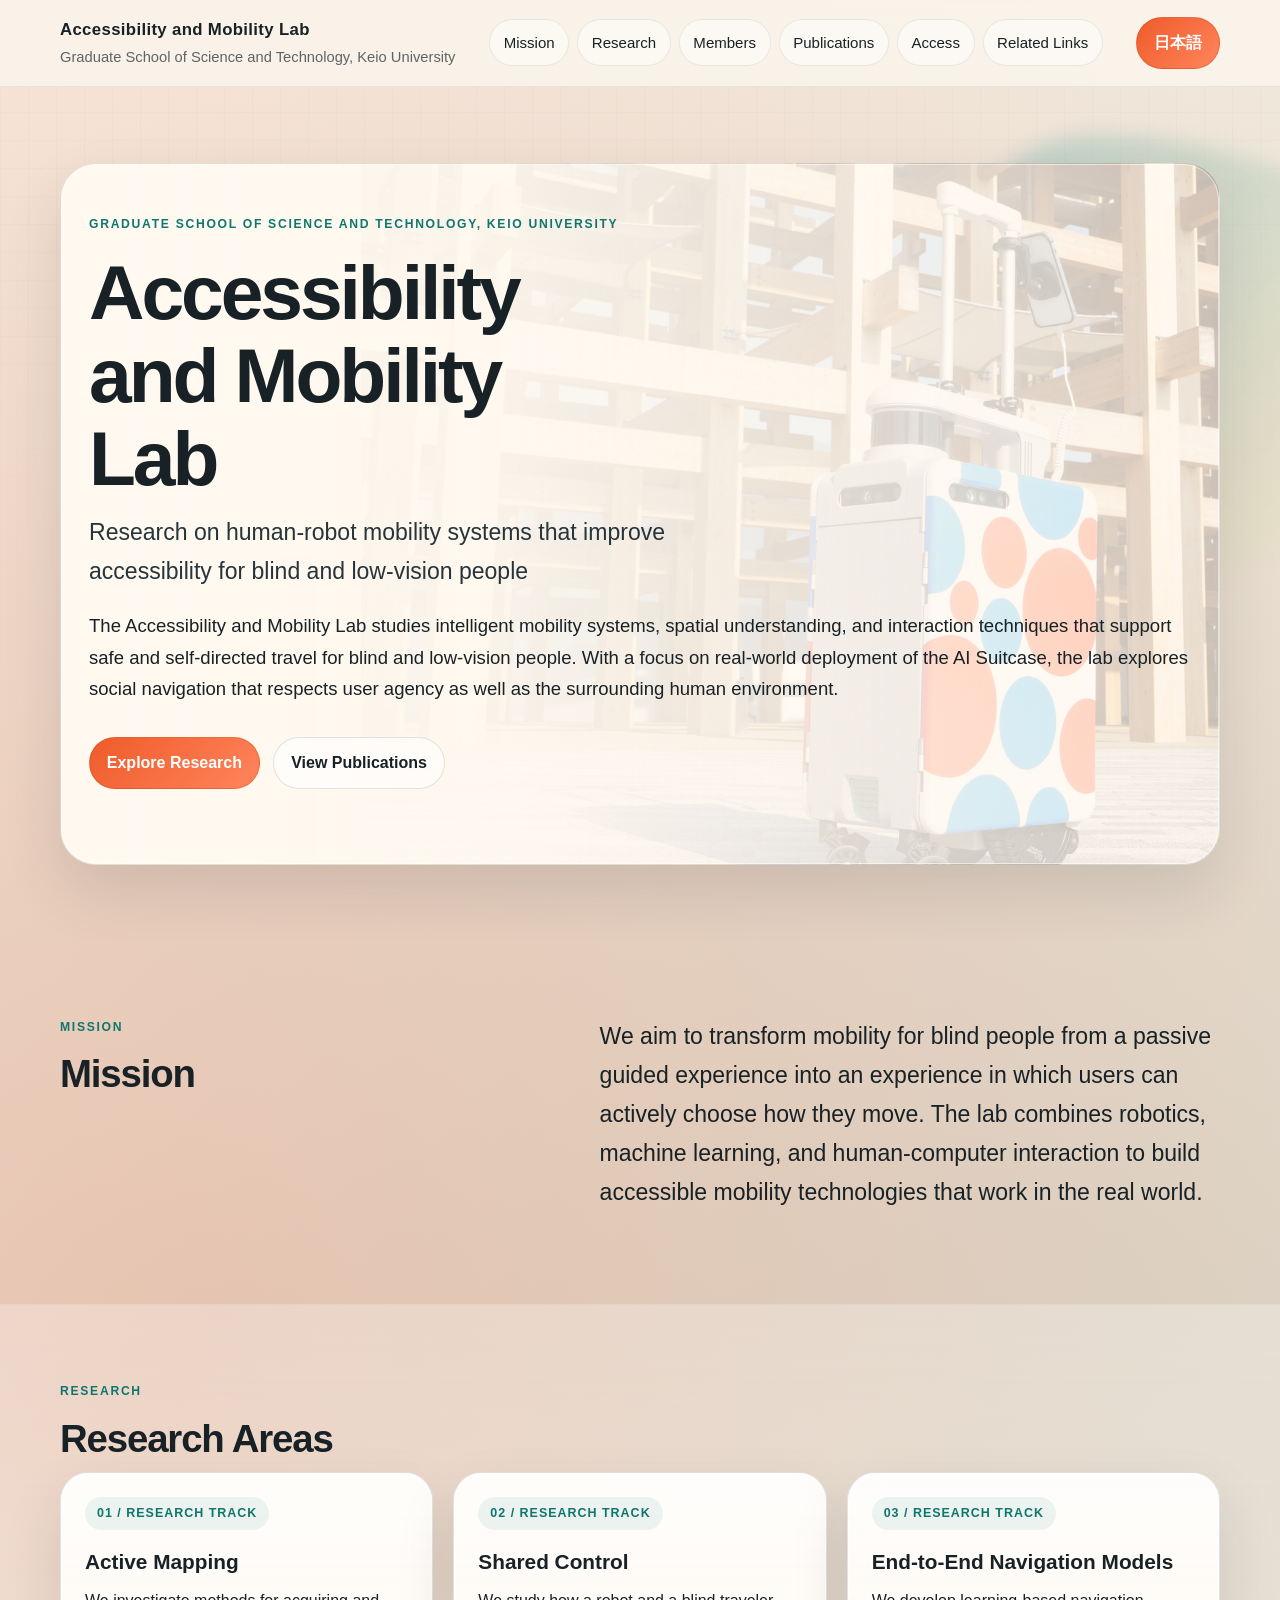
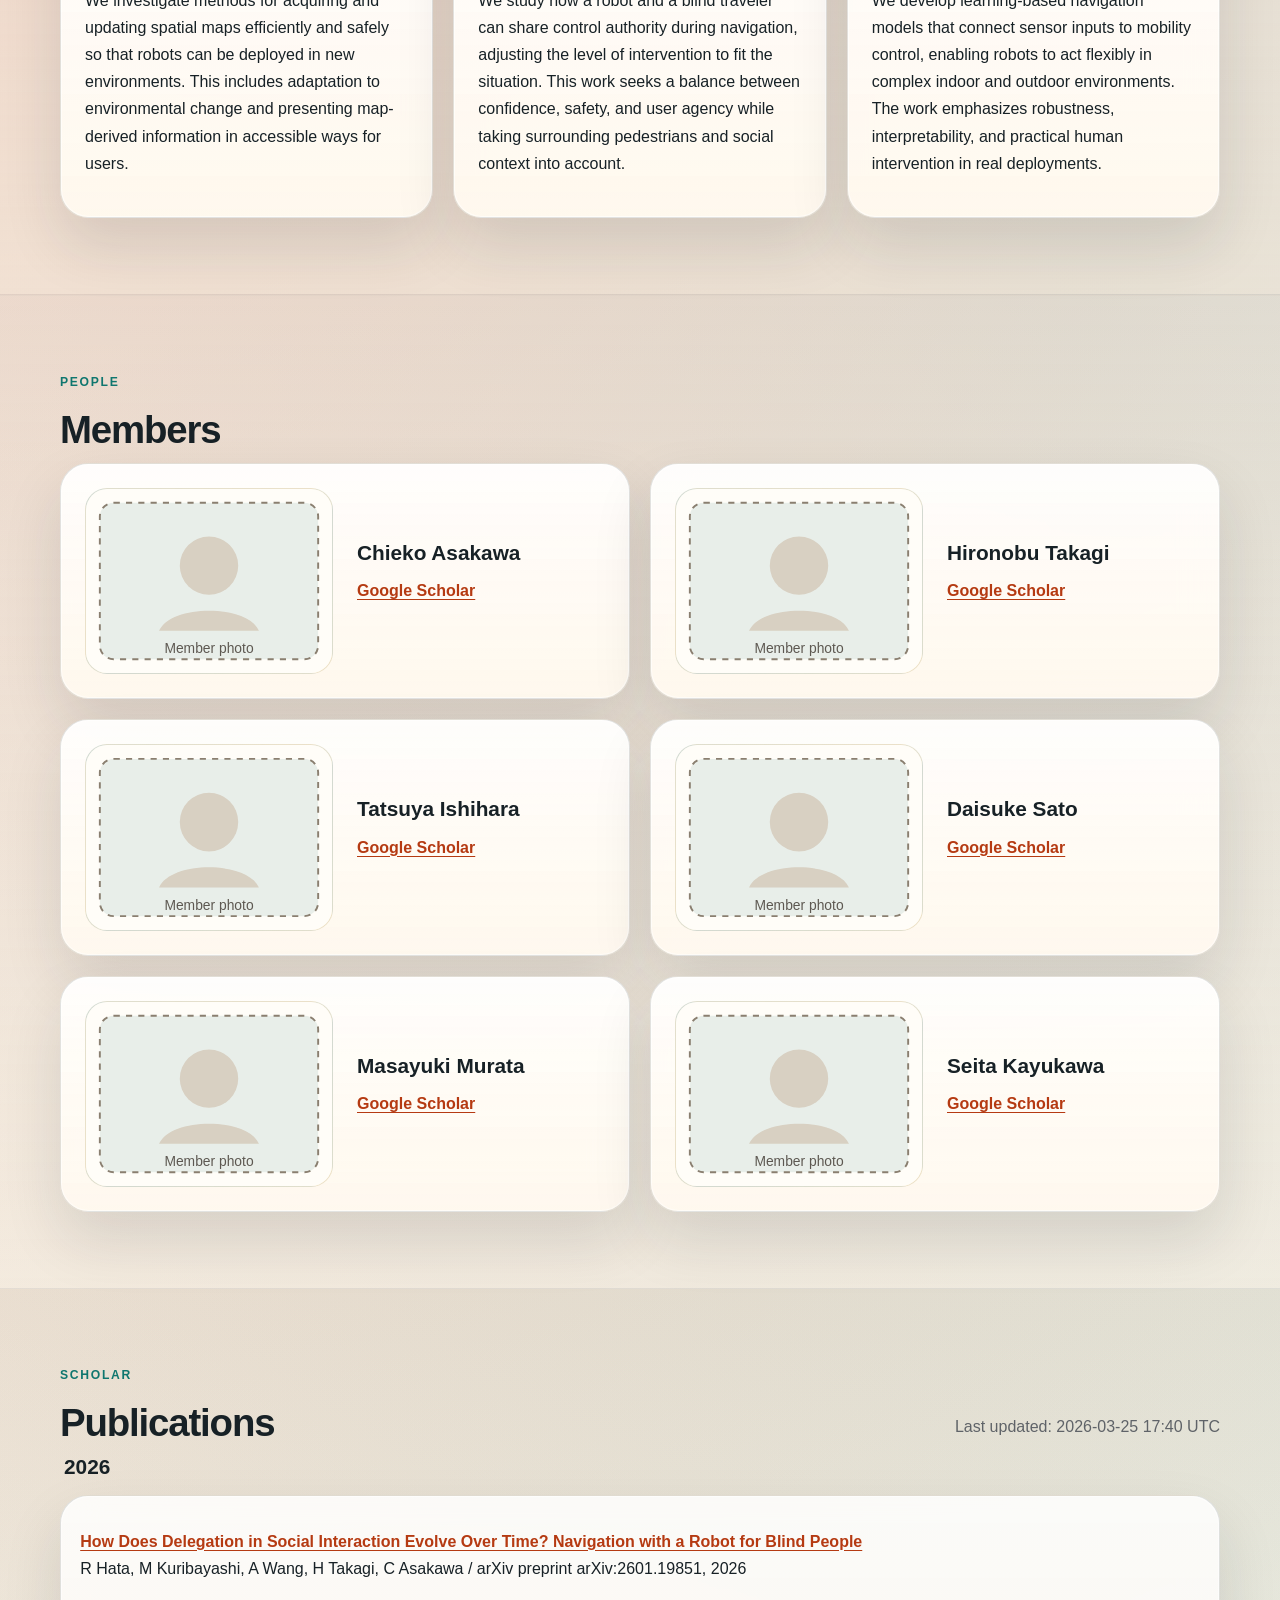
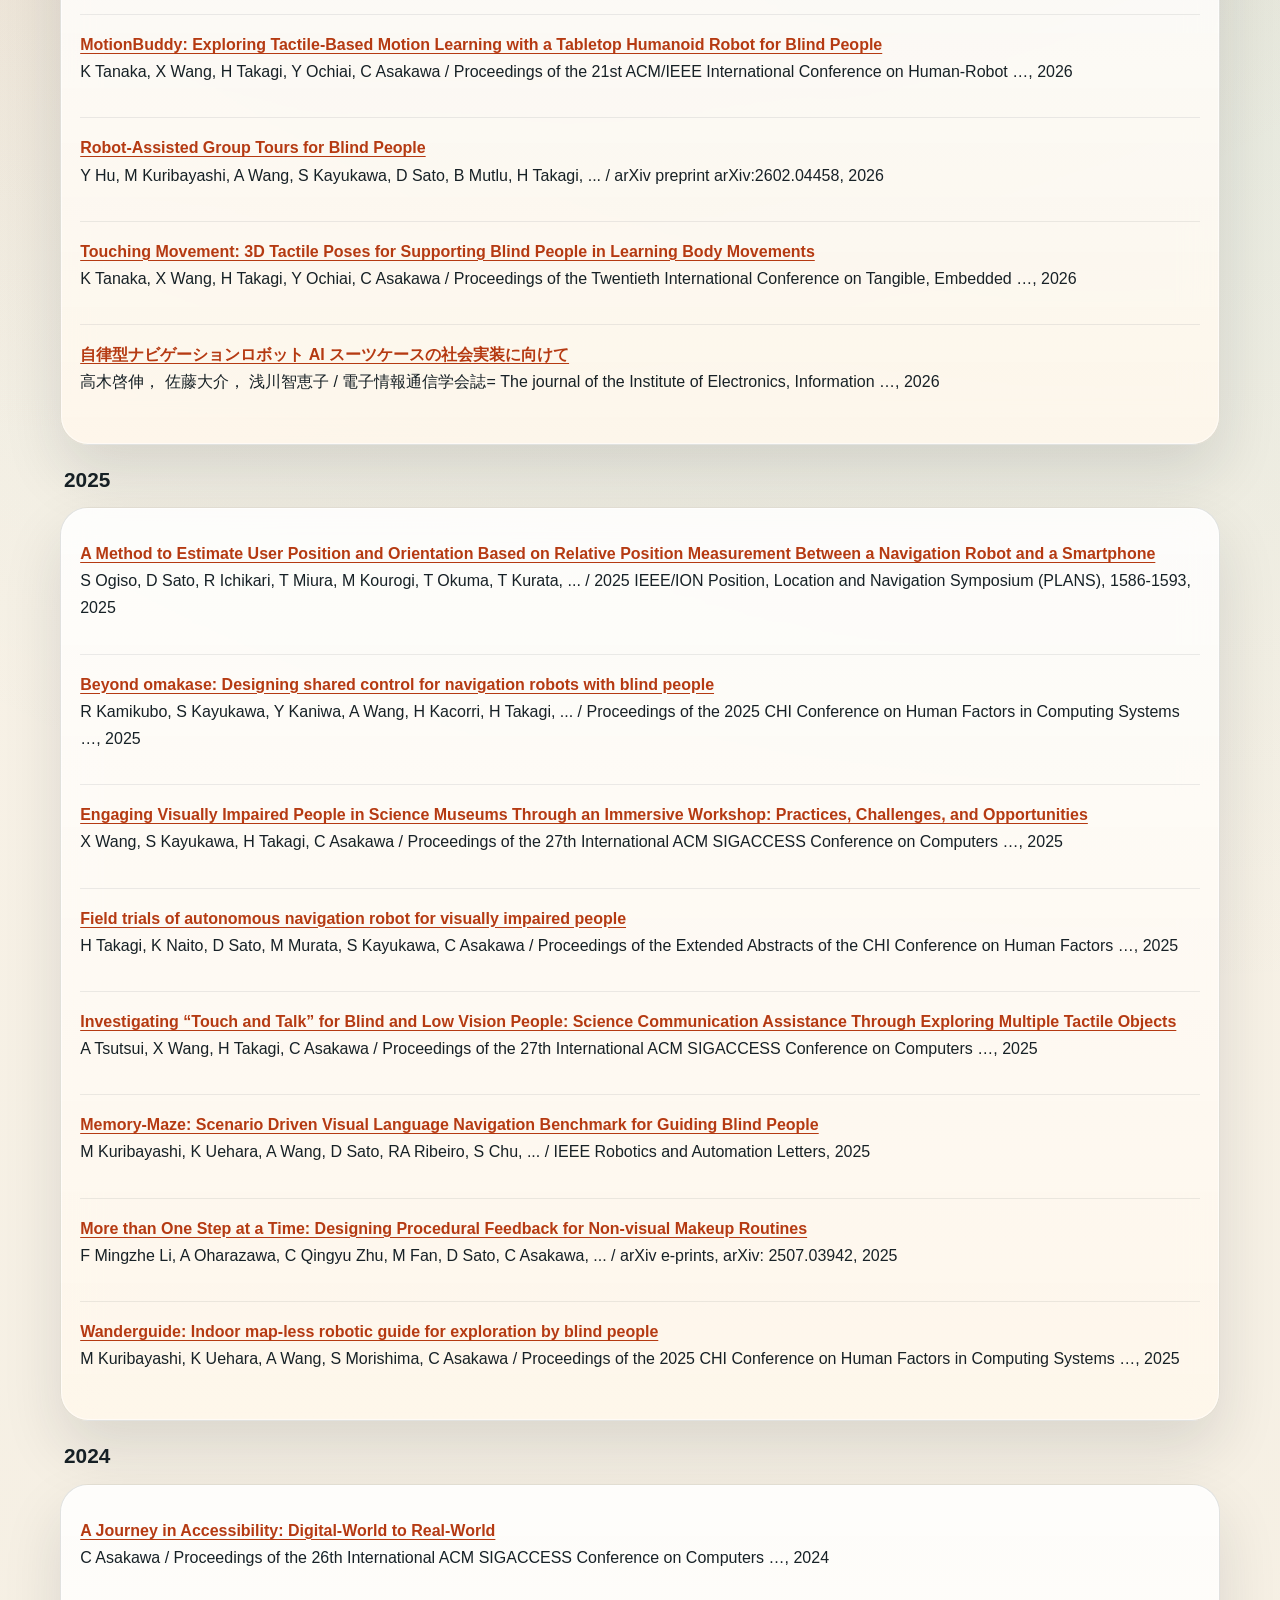
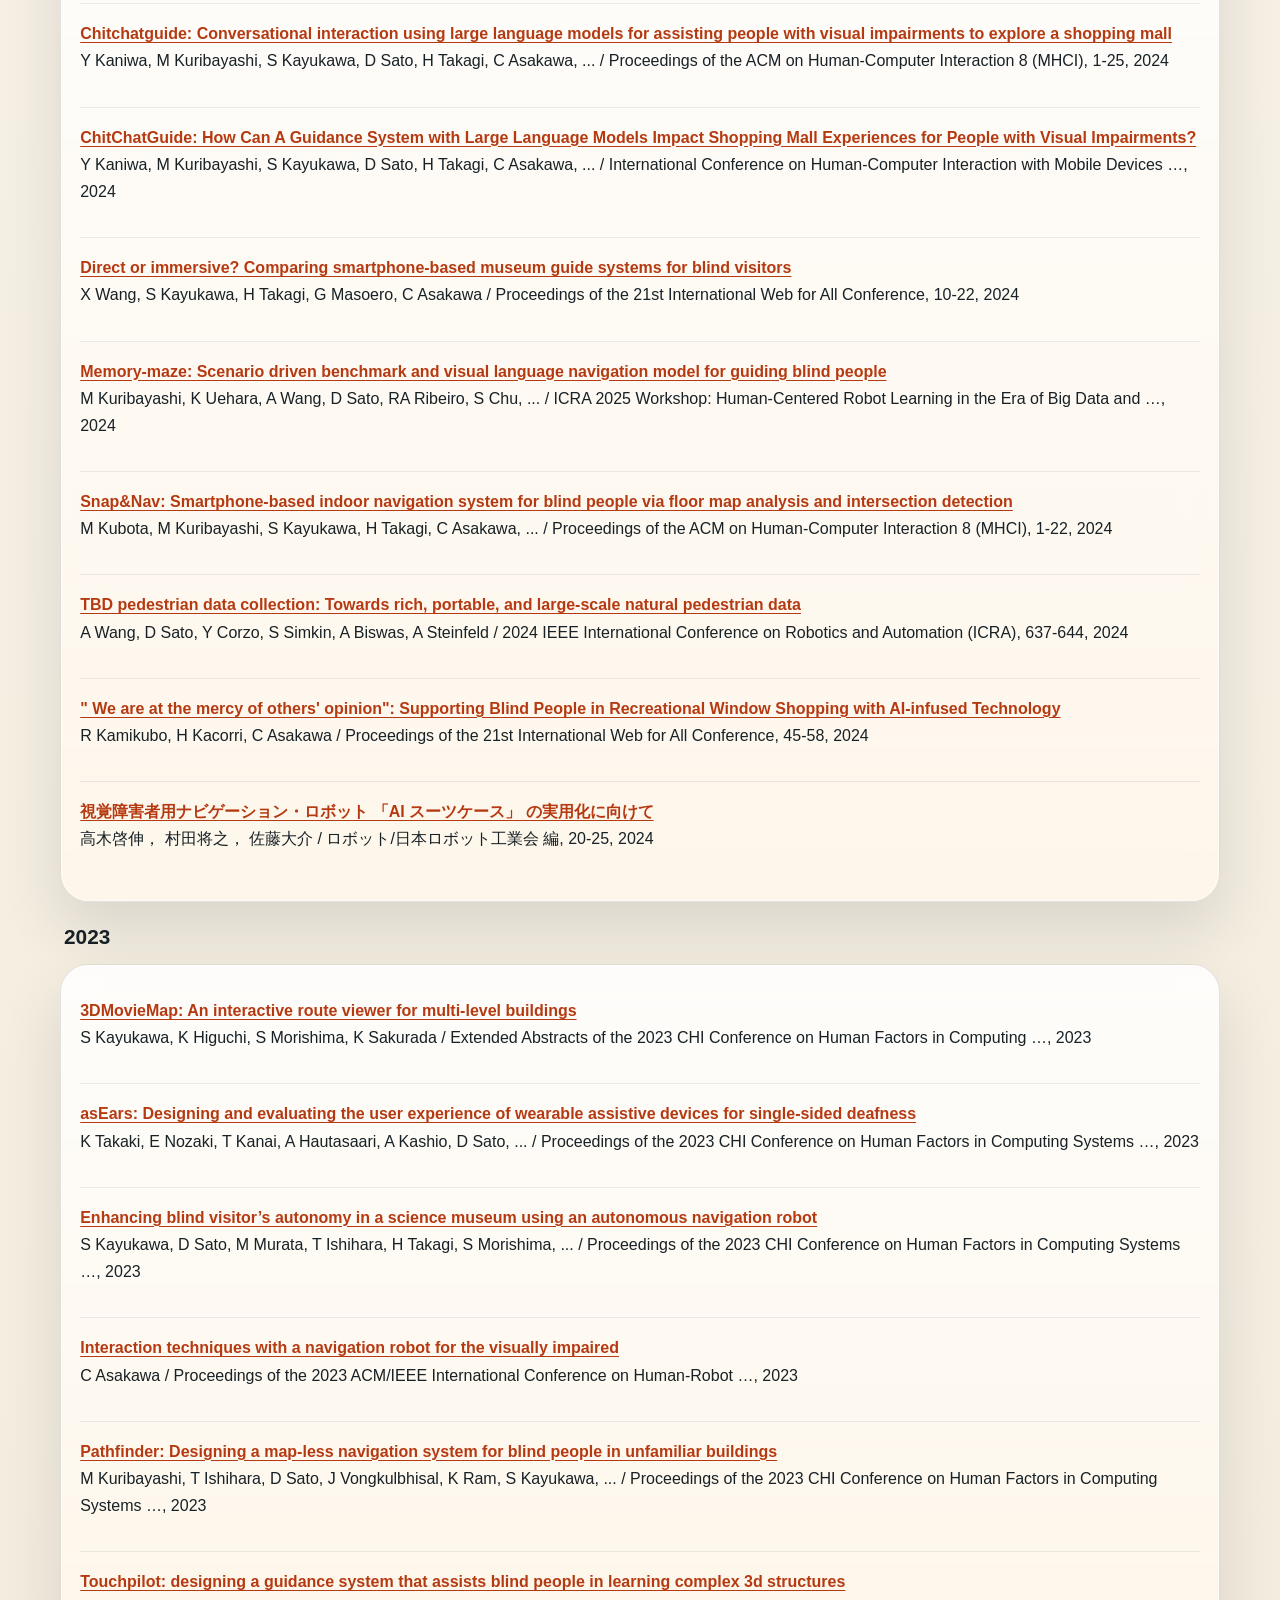
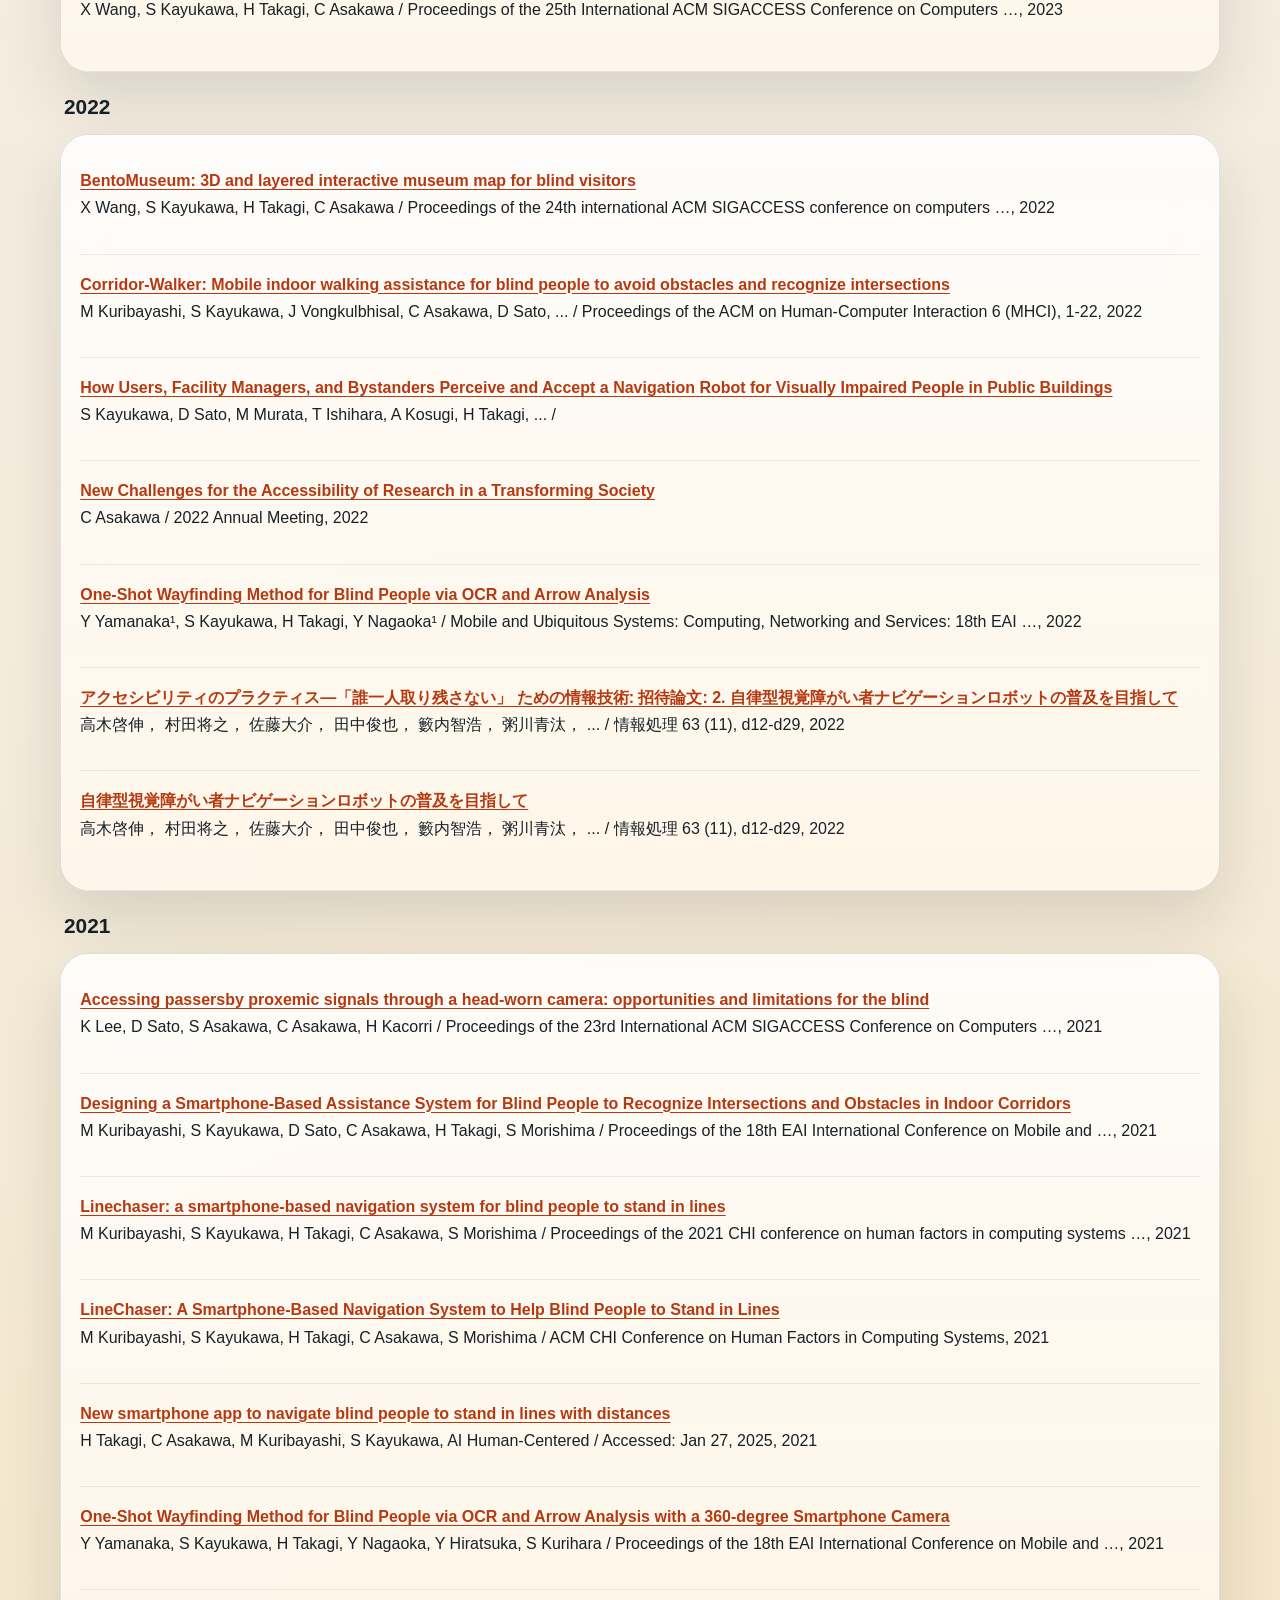
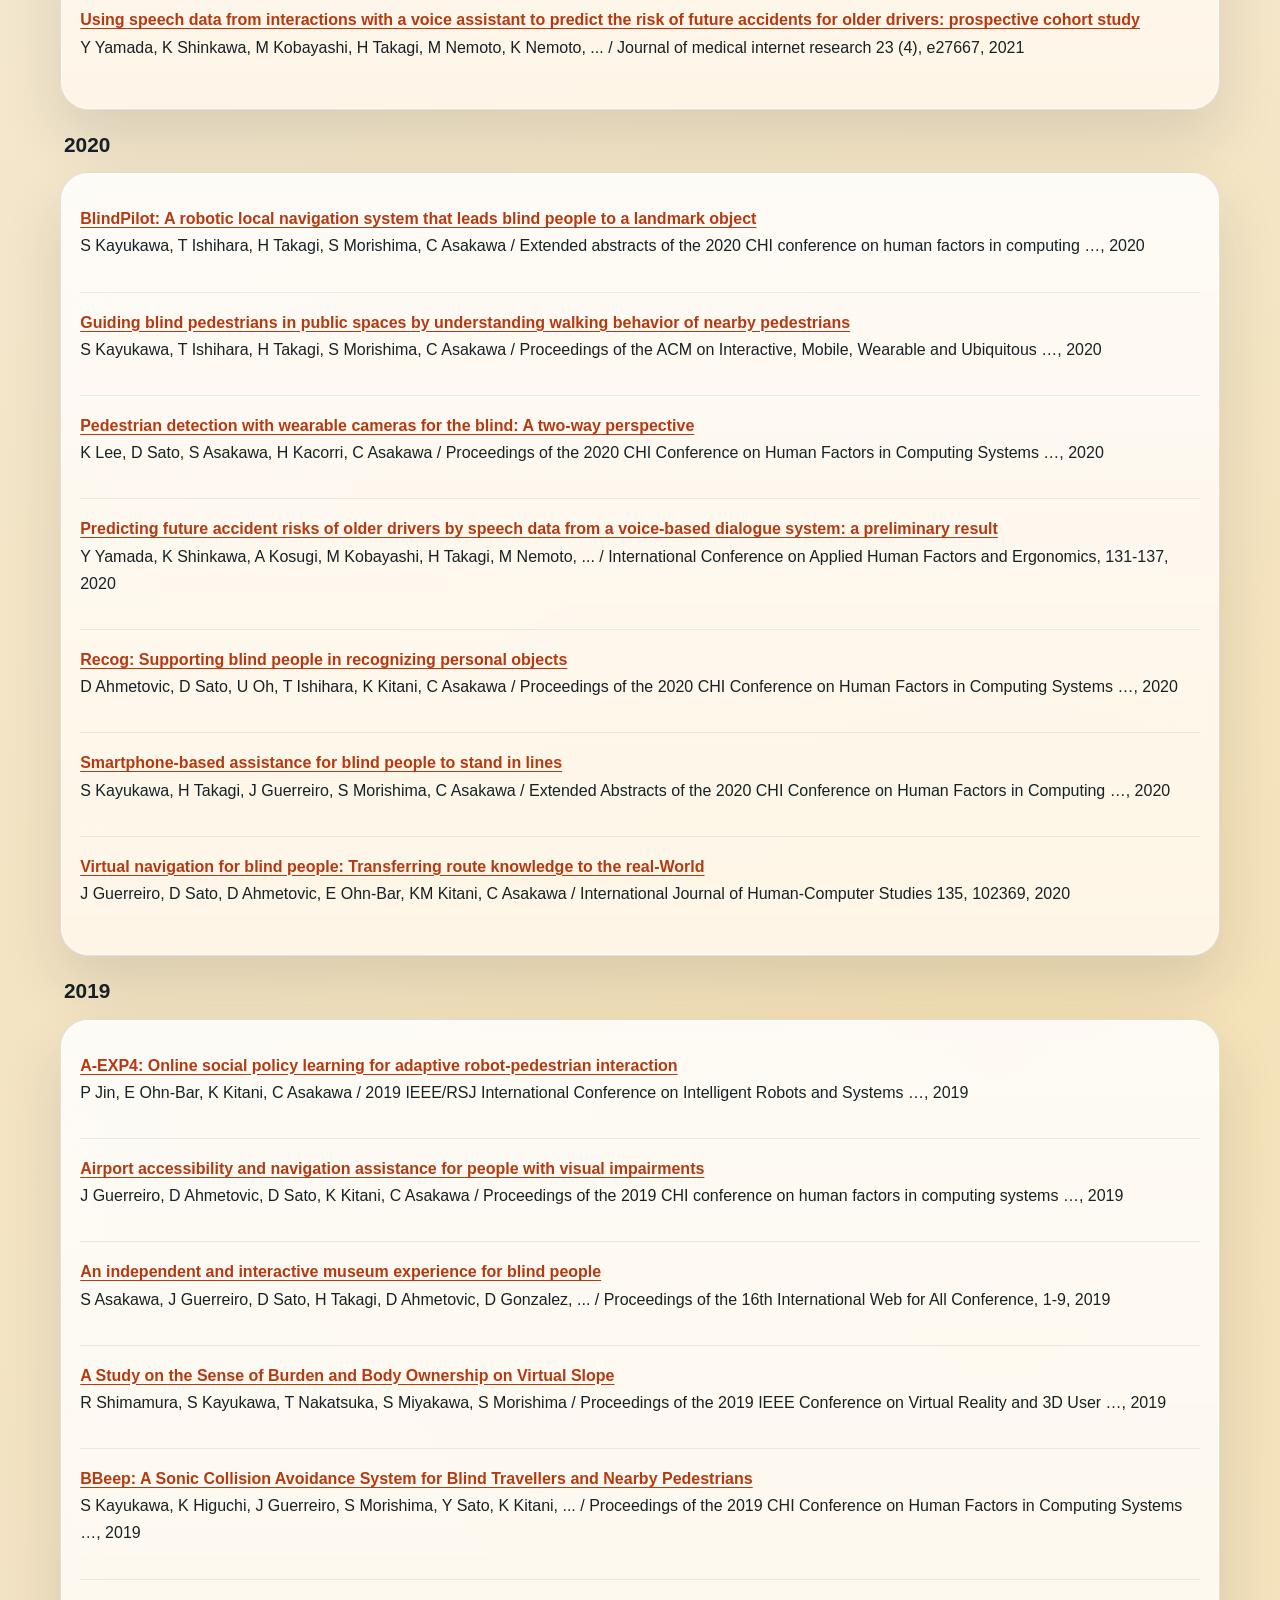
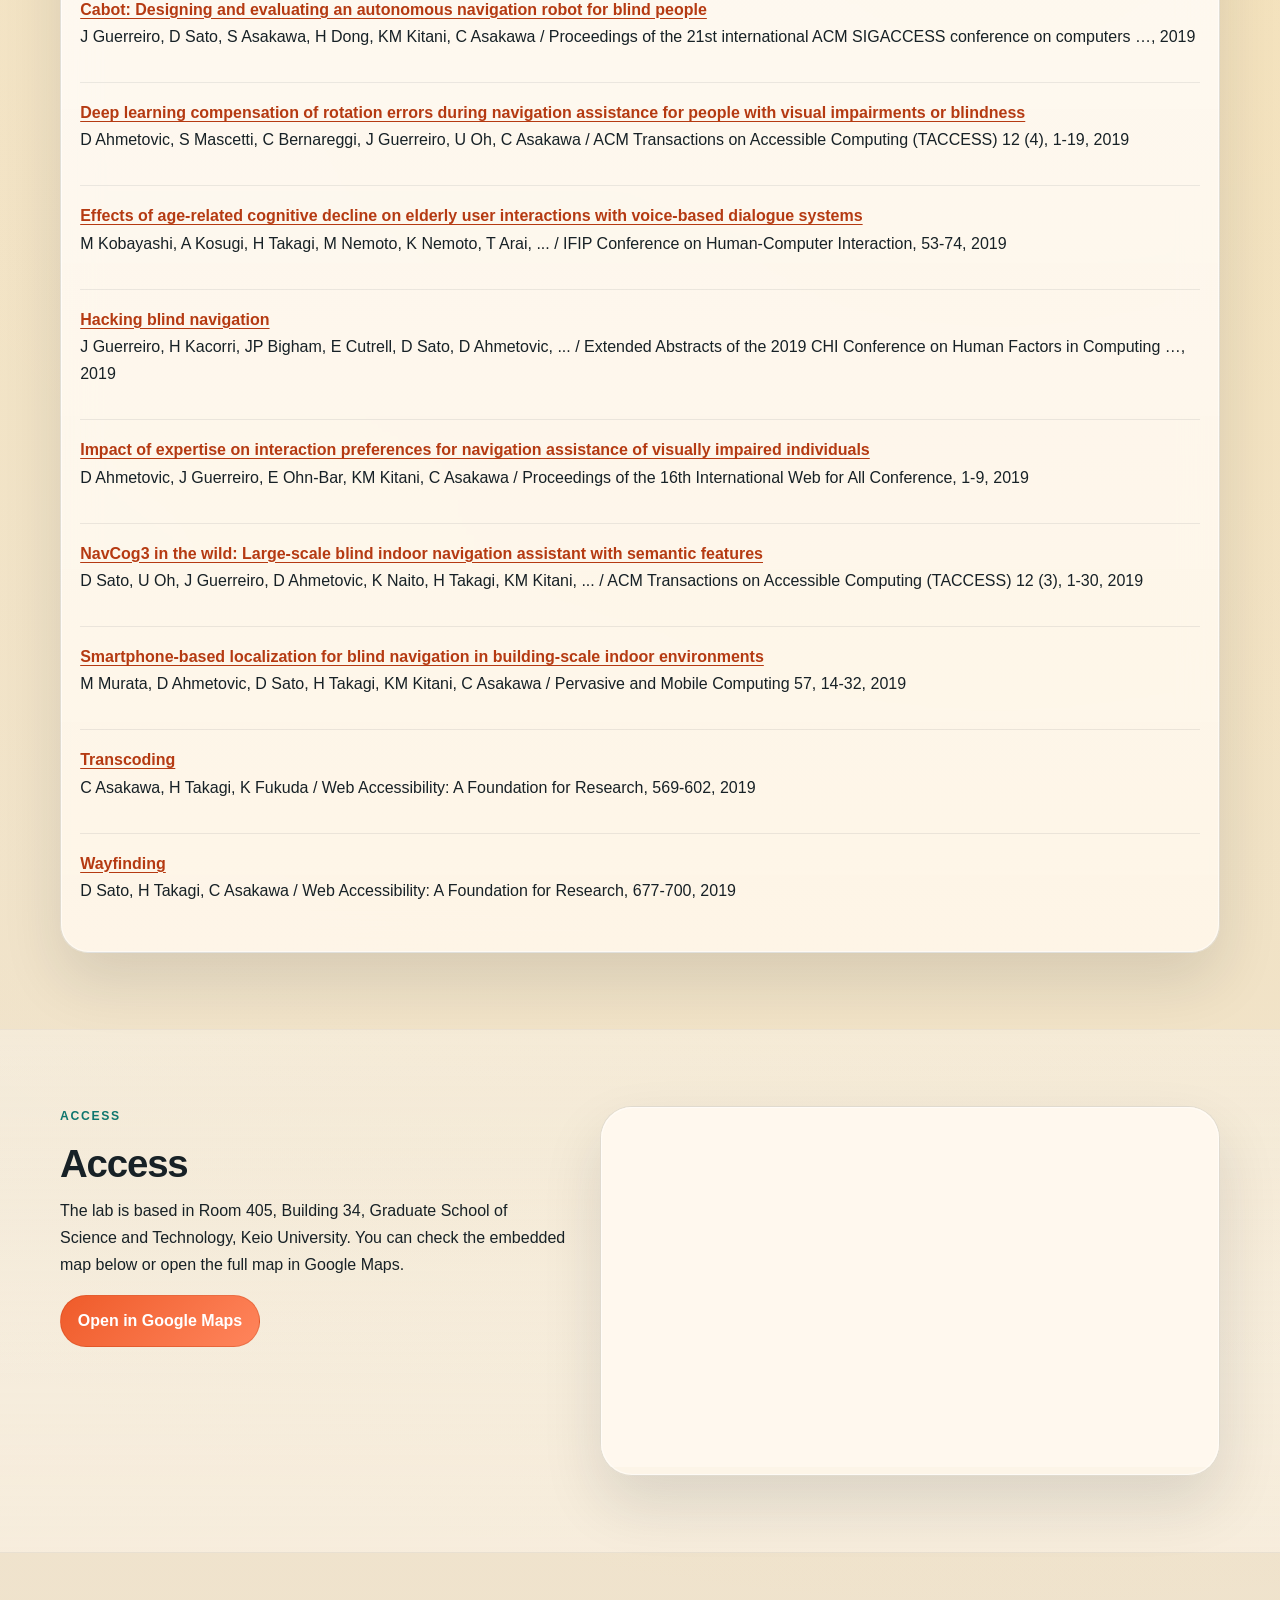
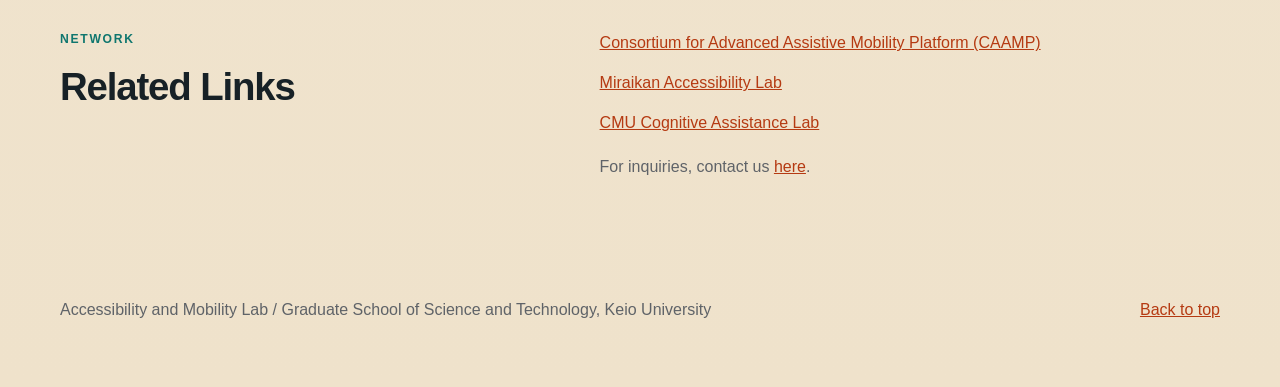
<file: docs/en/index.html>
<!doctype html>
<html lang="en">
<head>
  <meta charset="utf-8">
  <meta name="viewport" content="width=device-width, initial-scale=1">
  <title>Accessibility and Mobility Lab | Graduate School of Science and Technology, Keio University</title>
  <meta name="description" content="Research on human-robot mobility systems that improve accessibility for blind and low-vision people">
  <link rel="stylesheet" href="../assets/site.css">
</head>
<body>
  <a class="skip-link" href="#main">Skip to content</a>
  <header class="site-header">
    <div class="wrap header-inner">
      <a class="brand" href="./index.html">
        <span class="brand-name">Accessibility and Mobility Lab</span>
        <span class="brand-affiliation">Graduate School of Science and Technology, Keio University</span>
      </a>
      <nav aria-label="Primary navigation">
        <ul class="nav-list">
          <li><a href="#mission">Mission</a></li><li><a href="#research">Research</a></li><li><a href="#members">Members</a></li><li><a href="#publications">Publications</a></li><li><a href="#access">Access</a></li><li><a href="#links">Related Links</a></li>
        </ul>
      </nav>
      <a class="lang-switch" href="../ja/index.html" hreflang="ja" lang="ja">日本語</a>
    </div>
  </header>
  <main id="main">
    <section class="hero">
      <div class="wrap hero-grid">
        <div class="hero-copy panel" style="background-image: linear-gradient(90deg, rgba(255, 249, 240, 1.00) 0%, rgba(255, 249, 240, 0.96) 40%, rgba(255, 249, 240, 0.75) 100%), url('../assets/hero-photo.jpg');">
          <p class="eyebrow">Graduate School of Science and Technology, Keio University</p>
          <h1>Accessibility and Mobility Lab</h1>
          <p class="hero-tagline">Research on human-robot mobility systems that improve accessibility for blind and low-vision people</p>
          <p>The Accessibility and Mobility Lab studies intelligent mobility systems, spatial understanding, and interaction techniques that support safe and self-directed travel for blind and low-vision people. With a focus on real-world deployment of the AI Suitcase, the lab explores social navigation that respects user agency as well as the surrounding human environment.</p>
          <div class="hero-actions">
            <a class="button-link" href="#research">Explore Research</a>
            <a class="button-link button-secondary" href="#publications">View Publications</a>
          </div>
        </div>
      </div>
    </section>

    <section id="mission" class="section">
      <div class="wrap section-grid">
        <div>
          <p class="section-kicker">Mission</p>
          <h2>Mission</h2>
        </div>
        <p class="lead">We aim to transform mobility for blind people from a passive guided experience into an experience in which users can actively choose how they move. The lab combines robotics, machine learning, and human-computer interaction to build accessible mobility technologies that work in the real world.</p>
      </div>
    </section>

    <!-- 一旦コメントアウト
    <section class="section">
      <div class="wrap section-grid">
        <div>
          <p class="section-kicker hero-kicker">Prototype to Practice</p>
          <h2>Mobility research designed for deployment</h2>
        </div>
        <div class="prototype-content">
          <p class="lead">Rather than staying within lab experiments, we advance our research by observing how robots behave in real environments through field trials in cities and facilities.</p>
        </div>
      </div>
    </section>
    -->

    <section id="research" class="section section-alt">
      <div class="wrap">
        <p class="section-kicker">Research</p>
        <h2>Research Areas</h2>
        <div class="card-grid three-up">
          <article class="card research-card">
              <p class="card-index">01 / Research Track</p>
              <h3>Active Mapping</h3>
              <p>We investigate methods for acquiring and updating spatial maps efficiently and safely so that robots can be deployed in new environments. This includes adaptation to environmental change and presenting map-derived information in accessible ways for users.</p>
            </article>
<article class="card research-card">
              <p class="card-index">02 / Research Track</p>
              <h3>Shared Control</h3>
              <p>We study how a robot and a blind traveler can share control authority during navigation, adjusting the level of intervention to fit the situation. This work seeks a balance between confidence, safety, and user agency while taking surrounding pedestrians and social context into account.</p>
            </article>
<article class="card research-card">
              <p class="card-index">03 / Research Track</p>
              <h3>End-to-End Navigation Models</h3>
              <p>We develop learning-based navigation models that connect sensor inputs to mobility control, enabling robots to act flexibly in complex indoor and outdoor environments. The work emphasizes robustness, interpretability, and practical human intervention in real deployments.</p>
            </article>
        </div>
      </div>
    </section>

    <section id="members" class="section section-alt">
      <div class="wrap">
        <p class="section-kicker">People</p>
        <h2>Members</h2>
        <div class="card-grid two-up">
          <article class="card member-card">
              <div class="member-photo-frame">
                <img class="member-photo" src="../assets/member-placeholder.svg" alt="Photo placeholder for Chieko Asakawa" width="320" height="240">
              </div>
              <div class="member-details">
                <h3>Chieko Asakawa</h3>
                <p><a class="text-link" href="https://scholar.google.com/citations?user=IheNxE4AAAAJ&amp;hl=en">Google Scholar</a></p>
              </div>
            </article>
<article class="card member-card">
              <div class="member-photo-frame">
                <img class="member-photo" src="../assets/member-placeholder.svg" alt="Photo placeholder for Hironobu Takagi" width="320" height="240">
              </div>
              <div class="member-details">
                <h3>Hironobu Takagi</h3>
                <p><a class="text-link" href="https://scholar.google.com/citations?user=NAAdydEAAAAJ&amp;hl=en">Google Scholar</a></p>
              </div>
            </article>
<article class="card member-card">
              <div class="member-photo-frame">
                <img class="member-photo" src="../assets/member-placeholder.svg" alt="Photo placeholder for Tatsuya Ishihara" width="320" height="240">
              </div>
              <div class="member-details">
                <h3>Tatsuya Ishihara</h3>
                <p><a class="text-link" href="https://scholar.google.com/citations?user=GOQovh4AAAAJ&amp;hl=en">Google Scholar</a></p>
              </div>
            </article>
<article class="card member-card">
              <div class="member-photo-frame">
                <img class="member-photo" src="../assets/member-placeholder.svg" alt="Photo placeholder for Daisuke Sato" width="320" height="240">
              </div>
              <div class="member-details">
                <h3>Daisuke Sato</h3>
                <p><a class="text-link" href="https://scholar.google.com/citations?user=dsNpUR0AAAAJ&amp;hl=en">Google Scholar</a></p>
              </div>
            </article>
<article class="card member-card">
              <div class="member-photo-frame">
                <img class="member-photo" src="../assets/member-placeholder.svg" alt="Photo placeholder for Masayuki Murata" width="320" height="240">
              </div>
              <div class="member-details">
                <h3>Masayuki Murata</h3>
                <p><a class="text-link" href="https://scholar.google.com/citations?user=XZWOEtgAAAAJ&amp;hl=en">Google Scholar</a></p>
              </div>
            </article>
<article class="card member-card">
              <div class="member-photo-frame">
                <img class="member-photo" src="../assets/member-placeholder.svg" alt="Photo placeholder for Seita Kayukawa" width="320" height="240">
              </div>
              <div class="member-details">
                <h3>Seita Kayukawa</h3>
                <p><a class="text-link" href="https://scholar.google.com/citations?user=SpfOQHAAAAAJ&amp;hl=en">Google Scholar</a></p>
              </div>
            </article>
        </div>
      </div>
    </section>

    <section id="publications" class="section">
      <div class="wrap">
        <div class="section-head">
          <div>
            <p class="section-kicker">Scholar</p>
            <h2>Publications</h2>
          </div>
          <p class="section-meta">Last updated: 2026-03-25 17:40 UTC</p>
        </div>
        <section class="publication-year-group" aria-labelledby="pub-year-2026">
              <h3 id="pub-year-2026" class="publication-group-title">2026</h3>
              <ol class="publication-list">
                <li class="publication-item">
                  <div>
                    <a href="https://scholar.google.com/citations?view_op=view_citation&amp;hl=en&amp;user=NAAdydEAAAAJ&amp;cstart=100&amp;pagesize=100&amp;citation_for_view=NAAdydEAAAAJ:2v_ZtQDX9iAC" class="publication-title">How Does Delegation in Social Interaction Evolve Over Time? Navigation with a Robot for Blind People</a>
                    <p>R Hata, M Kuribayashi, A Wang, H Takagi, C Asakawa / arXiv preprint arXiv:2601.19851, 2026</p>
                  </div>
                </li>
<li class="publication-item">
                  <div>
                    <a href="https://scholar.google.com/citations?view_op=view_citation&amp;hl=en&amp;user=NAAdydEAAAAJ&amp;cstart=100&amp;pagesize=100&amp;citation_for_view=NAAdydEAAAAJ:27LrP4qxOz0C" class="publication-title">MotionBuddy: Exploring Tactile-Based Motion Learning with a Tabletop Humanoid Robot for Blind People</a>
                    <p>K Tanaka, X Wang, H Takagi, Y Ochiai, C Asakawa / Proceedings of the 21st ACM/IEEE International Conference on Human-Robot …, 2026</p>
                  </div>
                </li>
<li class="publication-item">
                  <div>
                    <a href="https://scholar.google.com/citations?view_op=view_citation&amp;hl=en&amp;user=SpfOQHAAAAAJ&amp;pagesize=100&amp;citation_for_view=SpfOQHAAAAAJ:7PzlFSSx8tAC" class="publication-title">Robot-Assisted Group Tours for Blind People</a>
                    <p>Y Hu, M Kuribayashi, A Wang, S Kayukawa, D Sato, B Mutlu, H Takagi, ... / arXiv preprint arXiv:2602.04458, 2026</p>
                  </div>
                </li>
<li class="publication-item">
                  <div>
                    <a href="https://scholar.google.com/citations?view_op=view_citation&amp;hl=en&amp;user=NAAdydEAAAAJ&amp;cstart=100&amp;pagesize=100&amp;citation_for_view=NAAdydEAAAAJ:-DxkuPiZhfEC" class="publication-title">Touching Movement: 3D Tactile Poses for Supporting Blind People in Learning Body Movements</a>
                    <p>K Tanaka, X Wang, H Takagi, Y Ochiai, C Asakawa / Proceedings of the Twentieth International Conference on Tangible, Embedded …, 2026</p>
                  </div>
                </li>
<li class="publication-item">
                  <div>
                    <a href="https://scholar.google.com/citations?view_op=view_citation&amp;hl=en&amp;user=dsNpUR0AAAAJ&amp;pagesize=100&amp;citation_for_view=dsNpUR0AAAAJ:7BrZ7Jt4UNcC" class="publication-title">自律型ナビゲーションロボット AI スーツケースの社会実装に向けて</a>
                    <p>高木啓伸， 佐藤大介， 浅川智恵子 / 電子情報通信学会誌= The journal of the Institute of Electronics, Information …, 2026</p>
                  </div>
                </li>
              </ol>
            </section>
<section class="publication-year-group" aria-labelledby="pub-year-2025">
              <h3 id="pub-year-2025" class="publication-group-title">2025</h3>
              <ol class="publication-list">
                <li class="publication-item">
                  <div>
                    <a href="https://scholar.google.com/citations?view_op=view_citation&amp;hl=en&amp;user=dsNpUR0AAAAJ&amp;pagesize=100&amp;citation_for_view=dsNpUR0AAAAJ:nRpfm8aw39MC" class="publication-title">A Method to Estimate User Position and Orientation Based on Relative Position Measurement Between a Navigation Robot and a Smartphone</a>
                    <p>S Ogiso, D Sato, R Ichikari, T Miura, M Kourogi, T Okuma, T Kurata, ... / 2025 IEEE/ION Position, Location and Navigation Symposium (PLANS), 1586-1593, 2025</p>
                  </div>
                </li>
<li class="publication-item">
                  <div>
                    <a href="https://scholar.google.com/citations?view_op=view_citation&amp;hl=en&amp;user=SpfOQHAAAAAJ&amp;pagesize=100&amp;citation_for_view=SpfOQHAAAAAJ:4DMP91E08xMC" class="publication-title">Beyond omakase: Designing shared control for navigation robots with blind people</a>
                    <p>R Kamikubo, S Kayukawa, Y Kaniwa, A Wang, H Kacorri, H Takagi, ... / Proceedings of the 2025 CHI Conference on Human Factors in Computing Systems …, 2025</p>
                  </div>
                </li>
<li class="publication-item">
                  <div>
                    <a href="https://scholar.google.com/citations?view_op=view_citation&amp;hl=en&amp;user=SpfOQHAAAAAJ&amp;pagesize=100&amp;citation_for_view=SpfOQHAAAAAJ:QIV2ME_5wuYC" class="publication-title">Engaging Visually Impaired People in Science Museums Through an Immersive Workshop: Practices, Challenges, and Opportunities</a>
                    <p>X Wang, S Kayukawa, H Takagi, C Asakawa / Proceedings of the 27th International ACM SIGACCESS Conference on Computers …, 2025</p>
                  </div>
                </li>
<li class="publication-item">
                  <div>
                    <a href="https://scholar.google.com/citations?view_op=view_citation&amp;hl=en&amp;user=SpfOQHAAAAAJ&amp;pagesize=100&amp;citation_for_view=SpfOQHAAAAAJ:Wp0gIr-vW9MC" class="publication-title">Field trials of autonomous navigation robot for visually impaired people</a>
                    <p>H Takagi, K Naito, D Sato, M Murata, S Kayukawa, C Asakawa / Proceedings of the Extended Abstracts of the CHI Conference on Human Factors …, 2025</p>
                  </div>
                </li>
<li class="publication-item">
                  <div>
                    <a href="https://scholar.google.com/citations?view_op=view_citation&amp;hl=en&amp;user=NAAdydEAAAAJ&amp;cstart=100&amp;pagesize=100&amp;citation_for_view=NAAdydEAAAAJ:sA9dB-pw3HoC" class="publication-title">Investigating “Touch and Talk” for Blind and Low Vision People: Science Communication Assistance Through Exploring Multiple Tactile Objects</a>
                    <p>A Tsutsui, X Wang, H Takagi, C Asakawa / Proceedings of the 27th International ACM SIGACCESS Conference on Computers …, 2025</p>
                  </div>
                </li>
<li class="publication-item">
                  <div>
                    <a href="https://scholar.google.com/citations?view_op=view_citation&amp;hl=en&amp;user=dsNpUR0AAAAJ&amp;pagesize=100&amp;citation_for_view=dsNpUR0AAAAJ:kVjdVfd2voEC" class="publication-title">Memory-Maze: Scenario Driven Visual Language Navigation Benchmark for Guiding Blind People</a>
                    <p>M Kuribayashi, K Uehara, A Wang, D Sato, RA Ribeiro, S Chu, ... / IEEE Robotics and Automation Letters, 2025</p>
                  </div>
                </li>
<li class="publication-item">
                  <div>
                    <a href="https://scholar.google.com/citations?view_op=view_citation&amp;hl=en&amp;user=IheNxE4AAAAJ&amp;cstart=100&amp;pagesize=100&amp;citation_for_view=IheNxE4AAAAJ:5qfkUJPXOUwC" class="publication-title">More than One Step at a Time: Designing Procedural Feedback for Non-visual Makeup Routines</a>
                    <p>F Mingzhe Li, A Oharazawa, C Qingyu Zhu, M Fan, D Sato, C Asakawa, ... / arXiv e-prints, arXiv: 2507.03942, 2025</p>
                  </div>
                </li>
<li class="publication-item">
                  <div>
                    <a href="https://scholar.google.com/citations?view_op=view_citation&amp;hl=en&amp;user=IheNxE4AAAAJ&amp;pagesize=100&amp;citation_for_view=IheNxE4AAAAJ:ruyezt5ZtCIC" class="publication-title">Wanderguide: Indoor map-less robotic guide for exploration by blind people</a>
                    <p>M Kuribayashi, K Uehara, A Wang, S Morishima, C Asakawa / Proceedings of the 2025 CHI Conference on Human Factors in Computing Systems …, 2025</p>
                  </div>
                </li>
              </ol>
            </section>
<section class="publication-year-group" aria-labelledby="pub-year-2024">
              <h3 id="pub-year-2024" class="publication-group-title">2024</h3>
              <ol class="publication-list">
                <li class="publication-item">
                  <div>
                    <a href="https://scholar.google.com/citations?view_op=view_citation&amp;hl=en&amp;user=IheNxE4AAAAJ&amp;cstart=100&amp;pagesize=100&amp;citation_for_view=IheNxE4AAAAJ:b1wdh0AR-JQC" class="publication-title">A Journey in Accessibility: Digital-World to Real-World</a>
                    <p>C Asakawa / Proceedings of the 26th International ACM SIGACCESS Conference on Computers …, 2024</p>
                  </div>
                </li>
<li class="publication-item">
                  <div>
                    <a href="https://scholar.google.com/citations?view_op=view_citation&amp;hl=en&amp;user=SpfOQHAAAAAJ&amp;pagesize=100&amp;citation_for_view=SpfOQHAAAAAJ:4TOpqqG69KYC" class="publication-title">Chitchatguide: Conversational interaction using large language models for assisting people with visual impairments to explore a shopping mall</a>
                    <p>Y Kaniwa, M Kuribayashi, S Kayukawa, D Sato, H Takagi, C Asakawa, ... / Proceedings of the ACM on Human-Computer Interaction 8 (MHCI), 1-25, 2024</p>
                  </div>
                </li>
<li class="publication-item">
                  <div>
                    <a href="https://scholar.google.com/citations?view_op=view_citation&amp;hl=en&amp;user=SpfOQHAAAAAJ&amp;pagesize=100&amp;citation_for_view=SpfOQHAAAAAJ:_kc_bZDykSQC" class="publication-title">ChitChatGuide: How Can A Guidance System with Large Language Models Impact Shopping Mall Experiences for People with Visual Impairments?</a>
                    <p>Y Kaniwa, M Kuribayashi, S Kayukawa, D Sato, H Takagi, C Asakawa, ... / International Conference on Human-Computer Interaction with Mobile Devices …, 2024</p>
                  </div>
                </li>
<li class="publication-item">
                  <div>
                    <a href="https://scholar.google.com/citations?view_op=view_citation&amp;hl=en&amp;user=SpfOQHAAAAAJ&amp;pagesize=100&amp;citation_for_view=SpfOQHAAAAAJ:YOwf2qJgpHMC" class="publication-title">Direct or immersive? Comparing smartphone-based museum guide systems for blind visitors</a>
                    <p>X Wang, S Kayukawa, H Takagi, G Masoero, C Asakawa / Proceedings of the 21st International Web for All Conference, 10-22, 2024</p>
                  </div>
                </li>
<li class="publication-item">
                  <div>
                    <a href="https://scholar.google.com/citations?view_op=view_citation&amp;hl=en&amp;user=dsNpUR0AAAAJ&amp;pagesize=100&amp;citation_for_view=dsNpUR0AAAAJ:LO7wyVUgiFcC" class="publication-title">Memory-maze: Scenario driven benchmark and visual language navigation model for guiding blind people</a>
                    <p>M Kuribayashi, K Uehara, A Wang, D Sato, RA Ribeiro, S Chu, ... / ICRA 2025 Workshop: Human-Centered Robot Learning in the Era of Big Data and …, 2024</p>
                  </div>
                </li>
<li class="publication-item">
                  <div>
                    <a href="https://scholar.google.com/citations?view_op=view_citation&amp;hl=en&amp;user=SpfOQHAAAAAJ&amp;pagesize=100&amp;citation_for_view=SpfOQHAAAAAJ:M3ejUd6NZC8C" class="publication-title">Snap&amp;Nav: Smartphone-based indoor navigation system for blind people via floor map analysis and intersection detection</a>
                    <p>M Kubota, M Kuribayashi, S Kayukawa, H Takagi, C Asakawa, ... / Proceedings of the ACM on Human-Computer Interaction 8 (MHCI), 1-22, 2024</p>
                  </div>
                </li>
<li class="publication-item">
                  <div>
                    <a href="https://scholar.google.com/citations?view_op=view_citation&amp;hl=en&amp;user=dsNpUR0AAAAJ&amp;pagesize=100&amp;citation_for_view=dsNpUR0AAAAJ:8d8msizDQcsC" class="publication-title">TBD pedestrian data collection: Towards rich, portable, and large-scale natural pedestrian data</a>
                    <p>A Wang, D Sato, Y Corzo, S Simkin, A Biswas, A Steinfeld / 2024 IEEE International Conference on Robotics and Automation (ICRA), 637-644, 2024</p>
                  </div>
                </li>
<li class="publication-item">
                  <div>
                    <a href="https://scholar.google.com/citations?view_op=view_citation&amp;hl=en&amp;user=IheNxE4AAAAJ&amp;cstart=100&amp;pagesize=100&amp;citation_for_view=IheNxE4AAAAJ:g3aElNc5_aQC" class="publication-title">&quot; We are at the mercy of others&#x27; opinion&quot;: Supporting Blind People in Recreational Window Shopping with AI-infused Technology</a>
                    <p>R Kamikubo, H Kacorri, C Asakawa / Proceedings of the 21st International Web for All Conference, 45-58, 2024</p>
                  </div>
                </li>
<li class="publication-item">
                  <div>
                    <a href="https://scholar.google.com/citations?view_op=view_citation&amp;hl=en&amp;user=XZWOEtgAAAAJ&amp;pagesize=100&amp;citation_for_view=XZWOEtgAAAAJ:-f6ydRqryjwC" class="publication-title">視覚障害者用ナビゲーション・ロボット 「AI スーツケース」 の実用化に向けて</a>
                    <p>高木啓伸， 村田将之， 佐藤大介 / ロボット/日本ロボット工業会 編, 20-25, 2024</p>
                  </div>
                </li>
              </ol>
            </section>
<section class="publication-year-group" aria-labelledby="pub-year-2023">
              <h3 id="pub-year-2023" class="publication-group-title">2023</h3>
              <ol class="publication-list">
                <li class="publication-item">
                  <div>
                    <a href="https://scholar.google.com/citations?view_op=view_citation&amp;hl=en&amp;user=SpfOQHAAAAAJ&amp;pagesize=100&amp;citation_for_view=SpfOQHAAAAAJ:kNdYIx-mwKoC" class="publication-title">3DMovieMap: An interactive route viewer for multi-level buildings</a>
                    <p>S Kayukawa, K Higuchi, S Morishima, K Sakurada / Extended Abstracts of the 2023 CHI Conference on Human Factors in Computing …, 2023</p>
                  </div>
                </li>
<li class="publication-item">
                  <div>
                    <a href="https://scholar.google.com/citations?view_op=view_citation&amp;hl=en&amp;user=dsNpUR0AAAAJ&amp;pagesize=100&amp;citation_for_view=dsNpUR0AAAAJ:hCrLmN-GePgC" class="publication-title">asEars: Designing and evaluating the user experience of wearable assistive devices for single-sided deafness</a>
                    <p>K Takaki, E Nozaki, T Kanai, A Hautasaari, A Kashio, D Sato, ... / Proceedings of the 2023 CHI Conference on Human Factors in Computing Systems …, 2023</p>
                  </div>
                </li>
<li class="publication-item">
                  <div>
                    <a href="https://scholar.google.com/citations?view_op=view_citation&amp;hl=en&amp;user=SpfOQHAAAAAJ&amp;pagesize=100&amp;citation_for_view=SpfOQHAAAAAJ:MXK_kJrjxJIC" class="publication-title">Enhancing blind visitor’s autonomy in a science museum using an autonomous navigation robot</a>
                    <p>S Kayukawa, D Sato, M Murata, T Ishihara, H Takagi, S Morishima, ... / Proceedings of the 2023 CHI Conference on Human Factors in Computing Systems …, 2023</p>
                  </div>
                </li>
<li class="publication-item">
                  <div>
                    <a href="https://scholar.google.com/citations?view_op=view_citation&amp;hl=en&amp;user=IheNxE4AAAAJ&amp;cstart=100&amp;pagesize=100&amp;citation_for_view=IheNxE4AAAAJ:4MWp96NkSFoC" class="publication-title">Interaction techniques with a navigation robot for the visually impaired</a>
                    <p>C Asakawa / Proceedings of the 2023 ACM/IEEE International Conference on Human-Robot …, 2023</p>
                  </div>
                </li>
<li class="publication-item">
                  <div>
                    <a href="https://scholar.google.com/citations?view_op=view_citation&amp;hl=en&amp;user=SpfOQHAAAAAJ&amp;pagesize=100&amp;citation_for_view=SpfOQHAAAAAJ:3fE2CSJIrl8C" class="publication-title">Pathfinder: Designing a map-less navigation system for blind people in unfamiliar buildings</a>
                    <p>M Kuribayashi, T Ishihara, D Sato, J Vongkulbhisal, K Ram, S Kayukawa, ... / Proceedings of the 2023 CHI Conference on Human Factors in Computing Systems …, 2023</p>
                  </div>
                </li>
<li class="publication-item">
                  <div>
                    <a href="https://scholar.google.com/citations?view_op=view_citation&amp;hl=en&amp;user=SpfOQHAAAAAJ&amp;pagesize=100&amp;citation_for_view=SpfOQHAAAAAJ:Zph67rFs4hoC" class="publication-title">Touchpilot: designing a guidance system that assists blind people in learning complex 3d structures</a>
                    <p>X Wang, S Kayukawa, H Takagi, C Asakawa / Proceedings of the 25th International ACM SIGACCESS Conference on Computers …, 2023</p>
                  </div>
                </li>
              </ol>
            </section>
<section class="publication-year-group" aria-labelledby="pub-year-2022">
              <h3 id="pub-year-2022" class="publication-group-title">2022</h3>
              <ol class="publication-list">
                <li class="publication-item">
                  <div>
                    <a href="https://scholar.google.com/citations?view_op=view_citation&amp;hl=en&amp;user=SpfOQHAAAAAJ&amp;pagesize=100&amp;citation_for_view=SpfOQHAAAAAJ:0EnyYjriUFMC" class="publication-title">BentoMuseum: 3D and layered interactive museum map for blind visitors</a>
                    <p>X Wang, S Kayukawa, H Takagi, C Asakawa / Proceedings of the 24th international ACM SIGACCESS conference on computers …, 2022</p>
                  </div>
                </li>
<li class="publication-item">
                  <div>
                    <a href="https://scholar.google.com/citations?view_op=view_citation&amp;hl=en&amp;user=SpfOQHAAAAAJ&amp;pagesize=100&amp;citation_for_view=SpfOQHAAAAAJ:5nxA0vEk-isC" class="publication-title">Corridor-Walker: Mobile indoor walking assistance for blind people to avoid obstacles and recognize intersections</a>
                    <p>M Kuribayashi, S Kayukawa, J Vongkulbhisal, C Asakawa, D Sato, ... / Proceedings of the ACM on Human-Computer Interaction 6 (MHCI), 1-22, 2022</p>
                  </div>
                </li>
<li class="publication-item">
                  <div>
                    <a href="https://scholar.google.com/citations?view_op=view_citation&amp;hl=en&amp;user=SpfOQHAAAAAJ&amp;pagesize=100&amp;citation_for_view=SpfOQHAAAAAJ:hqOjcs7Dif8C" class="publication-title">How Users, Facility Managers, and Bystanders Perceive and Accept a Navigation Robot for Visually Impaired People in Public Buildings</a>
                    <p>S Kayukawa, D Sato, M Murata, T Ishihara, A Kosugi, H Takagi, ... / </p>
                  </div>
                </li>
<li class="publication-item">
                  <div>
                    <a href="https://scholar.google.com/citations?view_op=view_citation&amp;hl=en&amp;user=IheNxE4AAAAJ&amp;cstart=100&amp;pagesize=100&amp;citation_for_view=IheNxE4AAAAJ:0KyAp5RtaNEC" class="publication-title">New Challenges for the Accessibility of Research in a Transforming Society</a>
                    <p>C Asakawa / 2022 Annual Meeting, 2022</p>
                  </div>
                </li>
<li class="publication-item">
                  <div>
                    <a href="https://scholar.google.com/citations?view_op=view_citation&amp;hl=en&amp;user=SpfOQHAAAAAJ&amp;pagesize=100&amp;citation_for_view=SpfOQHAAAAAJ:mVmsd5A6BfQC" class="publication-title">One-Shot Wayfinding Method for Blind People via OCR and Arrow Analysis</a>
                    <p>Y Yamanaka¹, S Kayukawa, H Takagi, Y Nagaoka¹ / Mobile and Ubiquitous Systems: Computing, Networking and Services: 18th EAI …, 2022</p>
                  </div>
                </li>
<li class="publication-item">
                  <div>
                    <a href="https://scholar.google.com/citations?view_op=view_citation&amp;hl=en&amp;user=dsNpUR0AAAAJ&amp;pagesize=100&amp;citation_for_view=dsNpUR0AAAAJ:zCSUwVk65WsC" class="publication-title">アクセシビリティのプラクティス―「誰一人取り残さない」 ための情報技術: 招待論文: 2. 自律型視覚障がい者ナビゲーションロボットの普及を目指して</a>
                    <p>高木啓伸， 村田将之， 佐藤大介， 田中俊也， 籔内智浩， 粥川青汰， ... / 情報処理 63 (11), d12-d29, 2022</p>
                  </div>
                </li>
<li class="publication-item">
                  <div>
                    <a href="https://scholar.google.com/citations?view_op=view_citation&amp;hl=en&amp;user=XZWOEtgAAAAJ&amp;pagesize=100&amp;citation_for_view=XZWOEtgAAAAJ:aqlVkmm33-oC" class="publication-title">自律型視覚障がい者ナビゲーションロボットの普及を目指して</a>
                    <p>高木啓伸， 村田将之， 佐藤大介， 田中俊也， 籔内智浩， 粥川青汰， ... / 情報処理 63 (11), d12-d29, 2022</p>
                  </div>
                </li>
              </ol>
            </section>
<section class="publication-year-group" aria-labelledby="pub-year-2021">
              <h3 id="pub-year-2021" class="publication-group-title">2021</h3>
              <ol class="publication-list">
                <li class="publication-item">
                  <div>
                    <a href="https://scholar.google.com/citations?view_op=view_citation&amp;hl=en&amp;user=dsNpUR0AAAAJ&amp;pagesize=100&amp;citation_for_view=dsNpUR0AAAAJ:VaXvl8Fpj5cC" class="publication-title">Accessing passersby proxemic signals through a head-worn camera: opportunities and limitations for the blind</a>
                    <p>K Lee, D Sato, S Asakawa, C Asakawa, H Kacorri / Proceedings of the 23rd International ACM SIGACCESS Conference on Computers …, 2021</p>
                  </div>
                </li>
<li class="publication-item">
                  <div>
                    <a href="https://scholar.google.com/citations?view_op=view_citation&amp;hl=en&amp;user=dsNpUR0AAAAJ&amp;pagesize=100&amp;citation_for_view=dsNpUR0AAAAJ:M7yex6snE4oC" class="publication-title">Designing a Smartphone-Based Assistance System for Blind People to Recognize Intersections and Obstacles in Indoor Corridors</a>
                    <p>M Kuribayashi, S Kayukawa, D Sato, C Asakawa, H Takagi, S Morishima / Proceedings of the 18th EAI International Conference on Mobile and …, 2021</p>
                  </div>
                </li>
<li class="publication-item">
                  <div>
                    <a href="https://scholar.google.com/citations?view_op=view_citation&amp;hl=en&amp;user=SpfOQHAAAAAJ&amp;pagesize=100&amp;citation_for_view=SpfOQHAAAAAJ:eQOLeE2rZwMC" class="publication-title">Linechaser: a smartphone-based navigation system for blind people to stand in lines</a>
                    <p>M Kuribayashi, S Kayukawa, H Takagi, C Asakawa, S Morishima / Proceedings of the 2021 CHI conference on human factors in computing systems …, 2021</p>
                  </div>
                </li>
<li class="publication-item">
                  <div>
                    <a href="https://scholar.google.com/citations?view_op=view_citation&amp;hl=en&amp;user=NAAdydEAAAAJ&amp;cstart=100&amp;pagesize=100&amp;citation_for_view=NAAdydEAAAAJ:U_HPUtbDl20C" class="publication-title">LineChaser: A Smartphone-Based Navigation System to Help Blind People to Stand in Lines</a>
                    <p>M Kuribayashi, S Kayukawa, H Takagi, C Asakawa, S Morishima / ACM CHI Conference on Human Factors in Computing Systems, 2021</p>
                  </div>
                </li>
<li class="publication-item">
                  <div>
                    <a href="https://scholar.google.com/citations?view_op=view_citation&amp;hl=en&amp;user=SpfOQHAAAAAJ&amp;pagesize=100&amp;citation_for_view=SpfOQHAAAAAJ:9ZlFYXVOiuMC" class="publication-title">New smartphone app to navigate blind people to stand in lines with distances</a>
                    <p>H Takagi, C Asakawa, M Kuribayashi, S Kayukawa, AI Human-Centered / Accessed: Jan 27, 2025, 2021</p>
                  </div>
                </li>
<li class="publication-item">
                  <div>
                    <a href="https://scholar.google.com/citations?view_op=view_citation&amp;hl=en&amp;user=SpfOQHAAAAAJ&amp;pagesize=100&amp;citation_for_view=SpfOQHAAAAAJ:LkGwnXOMwfcC" class="publication-title">One-Shot Wayfinding Method for Blind People via OCR and Arrow Analysis with a 360-degree Smartphone Camera</a>
                    <p>Y Yamanaka, S Kayukawa, H Takagi, Y Nagaoka, Y Hiratsuka, S Kurihara / Proceedings of the 18th EAI International Conference on Mobile and …, 2021</p>
                  </div>
                </li>
<li class="publication-item">
                  <div>
                    <a href="https://scholar.google.com/citations?view_op=view_citation&amp;hl=en&amp;user=NAAdydEAAAAJ&amp;pagesize=100&amp;citation_for_view=NAAdydEAAAAJ:WC9gN4BGCRcC" class="publication-title">Using speech data from interactions with a voice assistant to predict the risk of future accidents for older drivers: prospective cohort study</a>
                    <p>Y Yamada, K Shinkawa, M Kobayashi, H Takagi, M Nemoto, K Nemoto, ... / Journal of medical internet research 23 (4), e27667, 2021</p>
                  </div>
                </li>
              </ol>
            </section>
<section class="publication-year-group" aria-labelledby="pub-year-2020">
              <h3 id="pub-year-2020" class="publication-group-title">2020</h3>
              <ol class="publication-list">
                <li class="publication-item">
                  <div>
                    <a href="https://scholar.google.com/citations?view_op=view_citation&amp;hl=en&amp;user=SpfOQHAAAAAJ&amp;pagesize=100&amp;citation_for_view=SpfOQHAAAAAJ:zYLM7Y9cAGgC" class="publication-title">BlindPilot: A robotic local navigation system that leads blind people to a landmark object</a>
                    <p>S Kayukawa, T Ishihara, H Takagi, S Morishima, C Asakawa / Extended abstracts of the 2020 CHI conference on human factors in computing …, 2020</p>
                  </div>
                </li>
<li class="publication-item">
                  <div>
                    <a href="https://scholar.google.com/citations?view_op=view_citation&amp;hl=en&amp;user=SpfOQHAAAAAJ&amp;pagesize=100&amp;citation_for_view=SpfOQHAAAAAJ:Y0pCki6q_DkC" class="publication-title">Guiding blind pedestrians in public spaces by understanding walking behavior of nearby pedestrians</a>
                    <p>S Kayukawa, T Ishihara, H Takagi, S Morishima, C Asakawa / Proceedings of the ACM on Interactive, Mobile, Wearable and Ubiquitous …, 2020</p>
                  </div>
                </li>
<li class="publication-item">
                  <div>
                    <a href="https://scholar.google.com/citations?view_op=view_citation&amp;hl=en&amp;user=dsNpUR0AAAAJ&amp;pagesize=100&amp;citation_for_view=dsNpUR0AAAAJ:9Nmd_mFXekcC" class="publication-title">Pedestrian detection with wearable cameras for the blind: A two-way perspective</a>
                    <p>K Lee, D Sato, S Asakawa, H Kacorri, C Asakawa / Proceedings of the 2020 CHI Conference on Human Factors in Computing Systems …, 2020</p>
                  </div>
                </li>
<li class="publication-item">
                  <div>
                    <a href="https://scholar.google.com/citations?view_op=view_citation&amp;hl=en&amp;user=NAAdydEAAAAJ&amp;cstart=100&amp;pagesize=100&amp;citation_for_view=NAAdydEAAAAJ:owLR8QvbtFgC" class="publication-title">Predicting future accident risks of older drivers by speech data from a voice-based dialogue system: a preliminary result</a>
                    <p>Y Yamada, K Shinkawa, A Kosugi, M Kobayashi, H Takagi, M Nemoto, ... / International Conference on Applied Human Factors and Ergonomics, 131-137, 2020</p>
                  </div>
                </li>
<li class="publication-item">
                  <div>
                    <a href="https://scholar.google.com/citations?view_op=view_citation&amp;hl=en&amp;user=dsNpUR0AAAAJ&amp;pagesize=100&amp;citation_for_view=dsNpUR0AAAAJ:XD-gHx7UXLsC" class="publication-title">Recog: Supporting blind people in recognizing personal objects</a>
                    <p>D Ahmetovic, D Sato, U Oh, T Ishihara, K Kitani, C Asakawa / Proceedings of the 2020 CHI Conference on Human Factors in Computing Systems …, 2020</p>
                  </div>
                </li>
<li class="publication-item">
                  <div>
                    <a href="https://scholar.google.com/citations?view_op=view_citation&amp;hl=en&amp;user=SpfOQHAAAAAJ&amp;pagesize=100&amp;citation_for_view=SpfOQHAAAAAJ:IjCSPb-OGe4C" class="publication-title">Smartphone-based assistance for blind people to stand in lines</a>
                    <p>S Kayukawa, H Takagi, J Guerreiro, S Morishima, C Asakawa / Extended Abstracts of the 2020 CHI Conference on Human Factors in Computing …, 2020</p>
                  </div>
                </li>
<li class="publication-item">
                  <div>
                    <a href="https://scholar.google.com/citations?view_op=view_citation&amp;hl=en&amp;user=dsNpUR0AAAAJ&amp;pagesize=100&amp;citation_for_view=dsNpUR0AAAAJ:uJ-U7cs_P_0C" class="publication-title">Virtual navigation for blind people: Transferring route knowledge to the real-World</a>
                    <p>J Guerreiro, D Sato, D Ahmetovic, E Ohn-Bar, KM Kitani, C Asakawa / International Journal of Human-Computer Studies 135, 102369, 2020</p>
                  </div>
                </li>
              </ol>
            </section>
<section class="publication-year-group" aria-labelledby="pub-year-2019">
              <h3 id="pub-year-2019" class="publication-group-title">2019</h3>
              <ol class="publication-list">
                <li class="publication-item">
                  <div>
                    <a href="https://scholar.google.com/citations?view_op=view_citation&amp;hl=en&amp;user=IheNxE4AAAAJ&amp;cstart=100&amp;pagesize=100&amp;citation_for_view=IheNxE4AAAAJ:eq2jaN3J8jMC" class="publication-title">A-EXP4: Online social policy learning for adaptive robot-pedestrian interaction</a>
                    <p>P Jin, E Ohn-Bar, K Kitani, C Asakawa / 2019 IEEE/RSJ International Conference on Intelligent Robots and Systems …, 2019</p>
                  </div>
                </li>
<li class="publication-item">
                  <div>
                    <a href="https://scholar.google.com/citations?view_op=view_citation&amp;hl=en&amp;user=dsNpUR0AAAAJ&amp;pagesize=100&amp;citation_for_view=dsNpUR0AAAAJ:ZfRJV9d4-WMC" class="publication-title">Airport accessibility and navigation assistance for people with visual impairments</a>
                    <p>J Guerreiro, D Ahmetovic, D Sato, K Kitani, C Asakawa / Proceedings of the 2019 CHI conference on human factors in computing systems …, 2019</p>
                  </div>
                </li>
<li class="publication-item">
                  <div>
                    <a href="https://scholar.google.com/citations?view_op=view_citation&amp;hl=en&amp;user=dsNpUR0AAAAJ&amp;pagesize=100&amp;citation_for_view=dsNpUR0AAAAJ:-_dYPAW6P2MC" class="publication-title">An independent and interactive museum experience for blind people</a>
                    <p>S Asakawa, J Guerreiro, D Sato, H Takagi, D Ahmetovic, D Gonzalez, ... / Proceedings of the 16th International Web for All Conference, 1-9, 2019</p>
                  </div>
                </li>
<li class="publication-item">
                  <div>
                    <a href="https://scholar.google.com/citations?view_op=view_citation&amp;hl=en&amp;user=SpfOQHAAAAAJ&amp;pagesize=100&amp;citation_for_view=SpfOQHAAAAAJ:UeHWp8X0CEIC" class="publication-title">A Study on the Sense of Burden and Body Ownership on Virtual Slope</a>
                    <p>R Shimamura, S Kayukawa, T Nakatsuka, S Miyakawa, S Morishima / Proceedings of the 2019 IEEE Conference on Virtual Reality and 3D User …, 2019</p>
                  </div>
                </li>
<li class="publication-item">
                  <div>
                    <a href="https://scholar.google.com/citations?view_op=view_citation&amp;hl=en&amp;user=SpfOQHAAAAAJ&amp;pagesize=100&amp;citation_for_view=SpfOQHAAAAAJ:qjMakFHDy7sC" class="publication-title">BBeep: A Sonic Collision Avoidance System for Blind Travellers and Nearby Pedestrians</a>
                    <p>S Kayukawa, K Higuchi, J Guerreiro, S Morishima, Y Sato, K Kitani, ... / Proceedings of the 2019 CHI Conference on Human Factors in Computing Systems …, 2019</p>
                  </div>
                </li>
<li class="publication-item">
                  <div>
                    <a href="https://scholar.google.com/citations?view_op=view_citation&amp;hl=en&amp;user=dsNpUR0AAAAJ&amp;pagesize=100&amp;citation_for_view=dsNpUR0AAAAJ:35r97b3x0nAC" class="publication-title">Cabot: Designing and evaluating an autonomous navigation robot for blind people</a>
                    <p>J Guerreiro, D Sato, S Asakawa, H Dong, KM Kitani, C Asakawa / Proceedings of the 21st international ACM SIGACCESS conference on computers …, 2019</p>
                  </div>
                </li>
<li class="publication-item">
                  <div>
                    <a href="https://scholar.google.com/citations?view_op=view_citation&amp;hl=en&amp;user=IheNxE4AAAAJ&amp;pagesize=100&amp;citation_for_view=IheNxE4AAAAJ:VL0QpB8kHFEC" class="publication-title">Deep learning compensation of rotation errors during navigation assistance for people with visual impairments or blindness</a>
                    <p>D Ahmetovic, S Mascetti, C Bernareggi, J Guerreiro, U Oh, C Asakawa / ACM Transactions on Accessible Computing (TACCESS) 12 (4), 1-19, 2019</p>
                  </div>
                </li>
<li class="publication-item">
                  <div>
                    <a href="https://scholar.google.com/citations?view_op=view_citation&amp;hl=en&amp;user=NAAdydEAAAAJ&amp;pagesize=100&amp;citation_for_view=NAAdydEAAAAJ:ruyezt5ZtCIC" class="publication-title">Effects of age-related cognitive decline on elderly user interactions with voice-based dialogue systems</a>
                    <p>M Kobayashi, A Kosugi, H Takagi, M Nemoto, K Nemoto, T Arai, ... / IFIP Conference on Human-Computer Interaction, 53-74, 2019</p>
                  </div>
                </li>
<li class="publication-item">
                  <div>
                    <a href="https://scholar.google.com/citations?view_op=view_citation&amp;hl=en&amp;user=dsNpUR0AAAAJ&amp;pagesize=100&amp;citation_for_view=dsNpUR0AAAAJ:tzM49s52ZIMC" class="publication-title">Hacking blind navigation</a>
                    <p>J Guerreiro, H Kacorri, JP Bigham, E Cutrell, D Sato, D Ahmetovic, ... / Extended Abstracts of the 2019 CHI Conference on Human Factors in Computing …, 2019</p>
                  </div>
                </li>
<li class="publication-item">
                  <div>
                    <a href="https://scholar.google.com/citations?view_op=view_citation&amp;hl=en&amp;user=IheNxE4AAAAJ&amp;pagesize=100&amp;citation_for_view=IheNxE4AAAAJ:AXPGKjj_ei8C" class="publication-title">Impact of expertise on interaction preferences for navigation assistance of visually impaired individuals</a>
                    <p>D Ahmetovic, J Guerreiro, E Ohn-Bar, KM Kitani, C Asakawa / Proceedings of the 16th International Web for All Conference, 1-9, 2019</p>
                  </div>
                </li>
<li class="publication-item">
                  <div>
                    <a href="https://scholar.google.com/citations?view_op=view_citation&amp;hl=en&amp;user=dsNpUR0AAAAJ&amp;pagesize=100&amp;citation_for_view=dsNpUR0AAAAJ:fEOibwPWpKIC" class="publication-title">NavCog3 in the wild: Large-scale blind indoor navigation assistant with semantic features</a>
                    <p>D Sato, U Oh, J Guerreiro, D Ahmetovic, K Naito, H Takagi, KM Kitani, ... / ACM Transactions on Accessible Computing (TACCESS) 12 (3), 1-30, 2019</p>
                  </div>
                </li>
<li class="publication-item">
                  <div>
                    <a href="https://scholar.google.com/citations?view_op=view_citation&amp;hl=en&amp;user=XZWOEtgAAAAJ&amp;pagesize=100&amp;citation_for_view=XZWOEtgAAAAJ:0EnyYjriUFMC" class="publication-title">Smartphone-based localization for blind navigation in building-scale indoor environments</a>
                    <p>M Murata, D Ahmetovic, D Sato, H Takagi, KM Kitani, C Asakawa / Pervasive and Mobile Computing 57, 14-32, 2019</p>
                  </div>
                </li>
<li class="publication-item">
                  <div>
                    <a href="https://scholar.google.com/citations?view_op=view_citation&amp;hl=en&amp;user=NAAdydEAAAAJ&amp;cstart=100&amp;pagesize=100&amp;citation_for_view=NAAdydEAAAAJ:0EnyYjriUFMC" class="publication-title">Transcoding</a>
                    <p>C Asakawa, H Takagi, K Fukuda / Web Accessibility: A Foundation for Research, 569-602, 2019</p>
                  </div>
                </li>
<li class="publication-item">
                  <div>
                    <a href="https://scholar.google.com/citations?view_op=view_citation&amp;hl=en&amp;user=dsNpUR0AAAAJ&amp;pagesize=100&amp;citation_for_view=dsNpUR0AAAAJ:evX43VCCuoAC" class="publication-title">Wayfinding</a>
                    <p>D Sato, H Takagi, C Asakawa / Web Accessibility: A Foundation for Research, 677-700, 2019</p>
                  </div>
                </li>
              </ol>
            </section>
      </div>
    </section>

    <section id="access" class="section section-alt">
      <div class="wrap access-grid">
        <div>
          <p class="section-kicker">Access</p>
          <h2>Access</h2>
          <p>The lab is based in Room 405, Building 34, Graduate School of Science and Technology, Keio University. You can check the embedded map below or open the full map in Google Maps.</p>
          <p><a class="button-link" href="https://maps.app.goo.gl/VYUvun4Bfd9GRzmc7">Open in Google Maps</a></p>
        </div>
        <div class="map-panel">
          <iframe
            class="map-embed"
            title="Map of Keio University Yagami Campus"
            src="https://www.google.com/maps?q=35.5553149,139.6546213&amp;z=17&amp;output=embed"
            loading="lazy"
            referrerpolicy="no-referrer-when-downgrade"></iframe>
        </div>
      </div>
    </section>

    <section id="links" class="section">
      <div class="wrap section-grid">
        <div>
          <p class="section-kicker">Network</p>
          <h2>Related Links</h2>
        </div>
        <div>
          <ul class="link-list">
            <li><a href="https://caamp.jp/">Consortium for Advanced Assistive Mobility Platform (CAAMP)</a></li><li><a href="https://www.miraikan.jst.go.jp/lab/AccessibilityLab/">Miraikan Accessibility Lab</a></li><li><a href="https://www.cs.cmu.edu/~NavCog/">CMU Cognitive Assistance Lab</a></li>
          </ul>
          <p class="contact-note">For inquiries, contact us <a href="mailto:mail@ai-suitcase.org">here</a>.</p>
        </div>
      </div>
    </section>
  </main>
  <footer class="site-footer">
    <div class="wrap footer-inner">
      <p>Accessibility and Mobility Lab / Graduate School of Science and Technology, Keio University</p>
      <p><a href="./index.html">Back to top</a></p>
    </div>
  </footer>
</body>
</html>
</file>
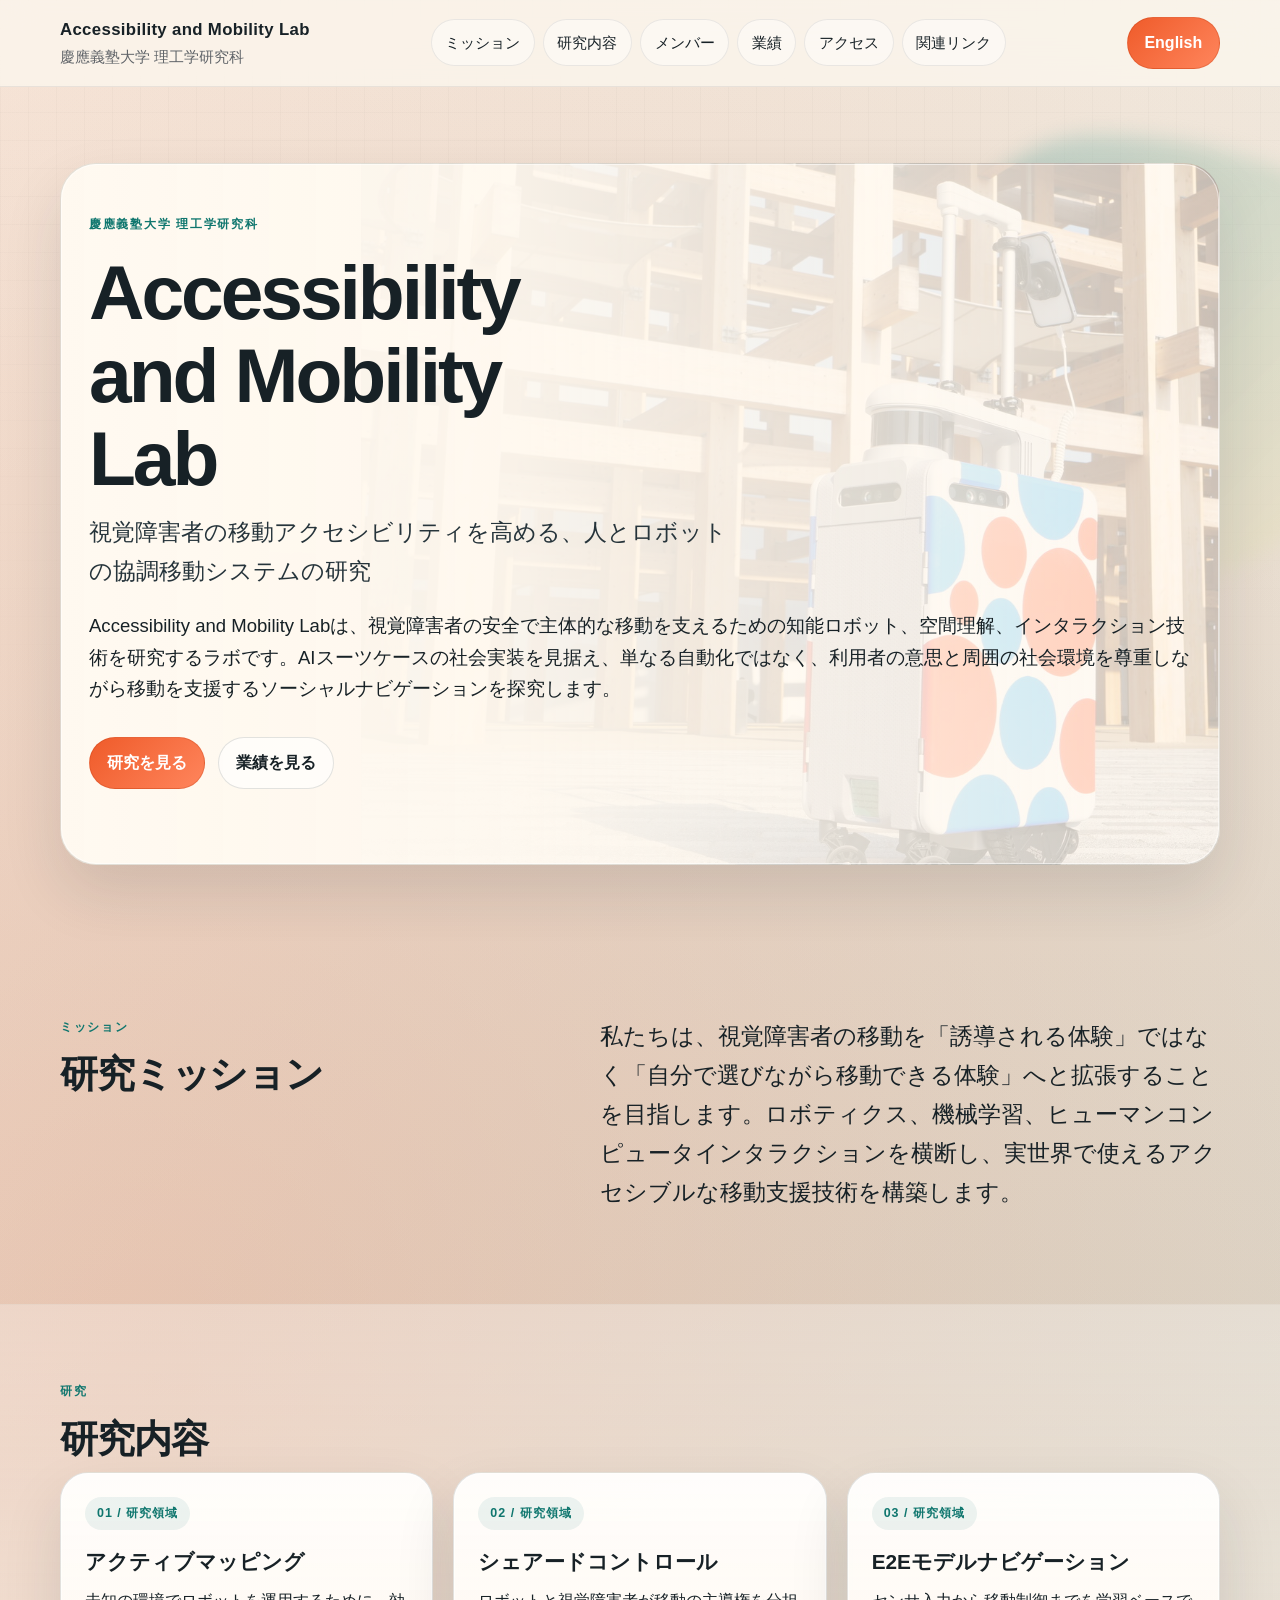
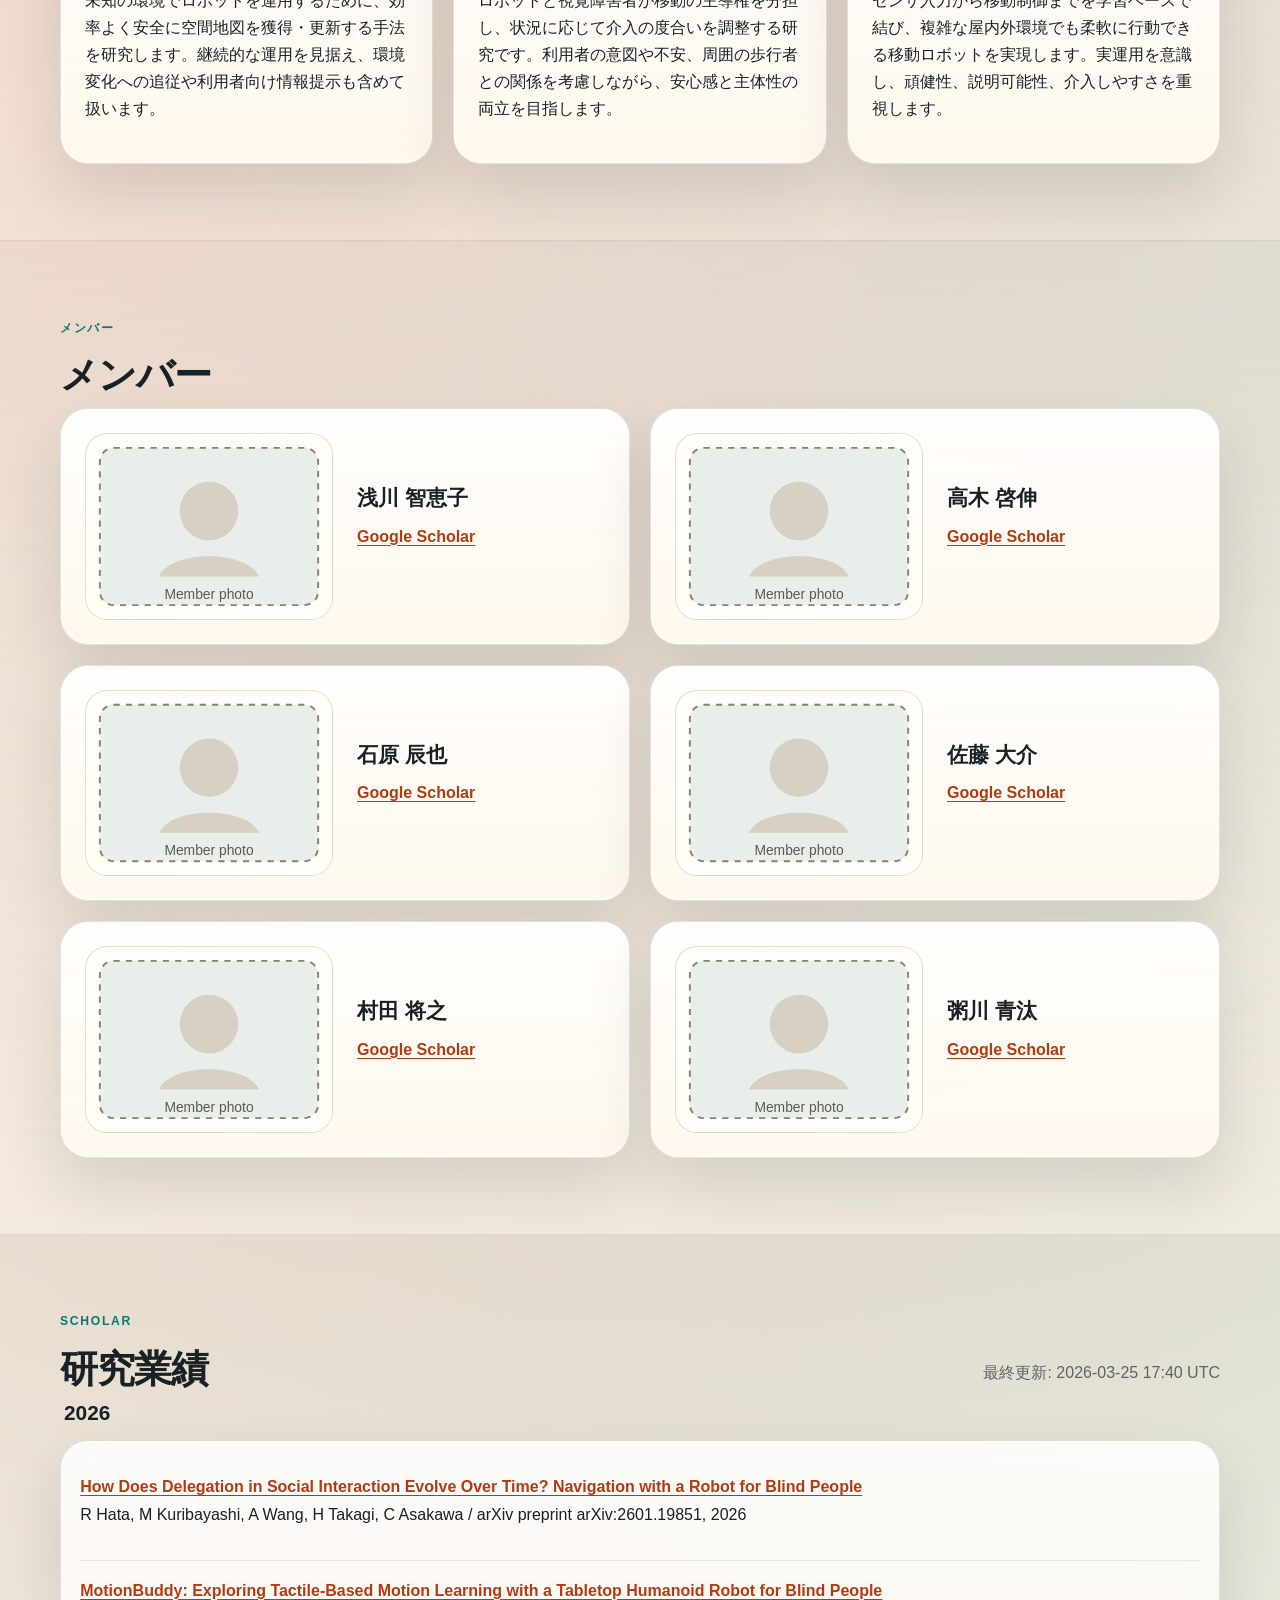
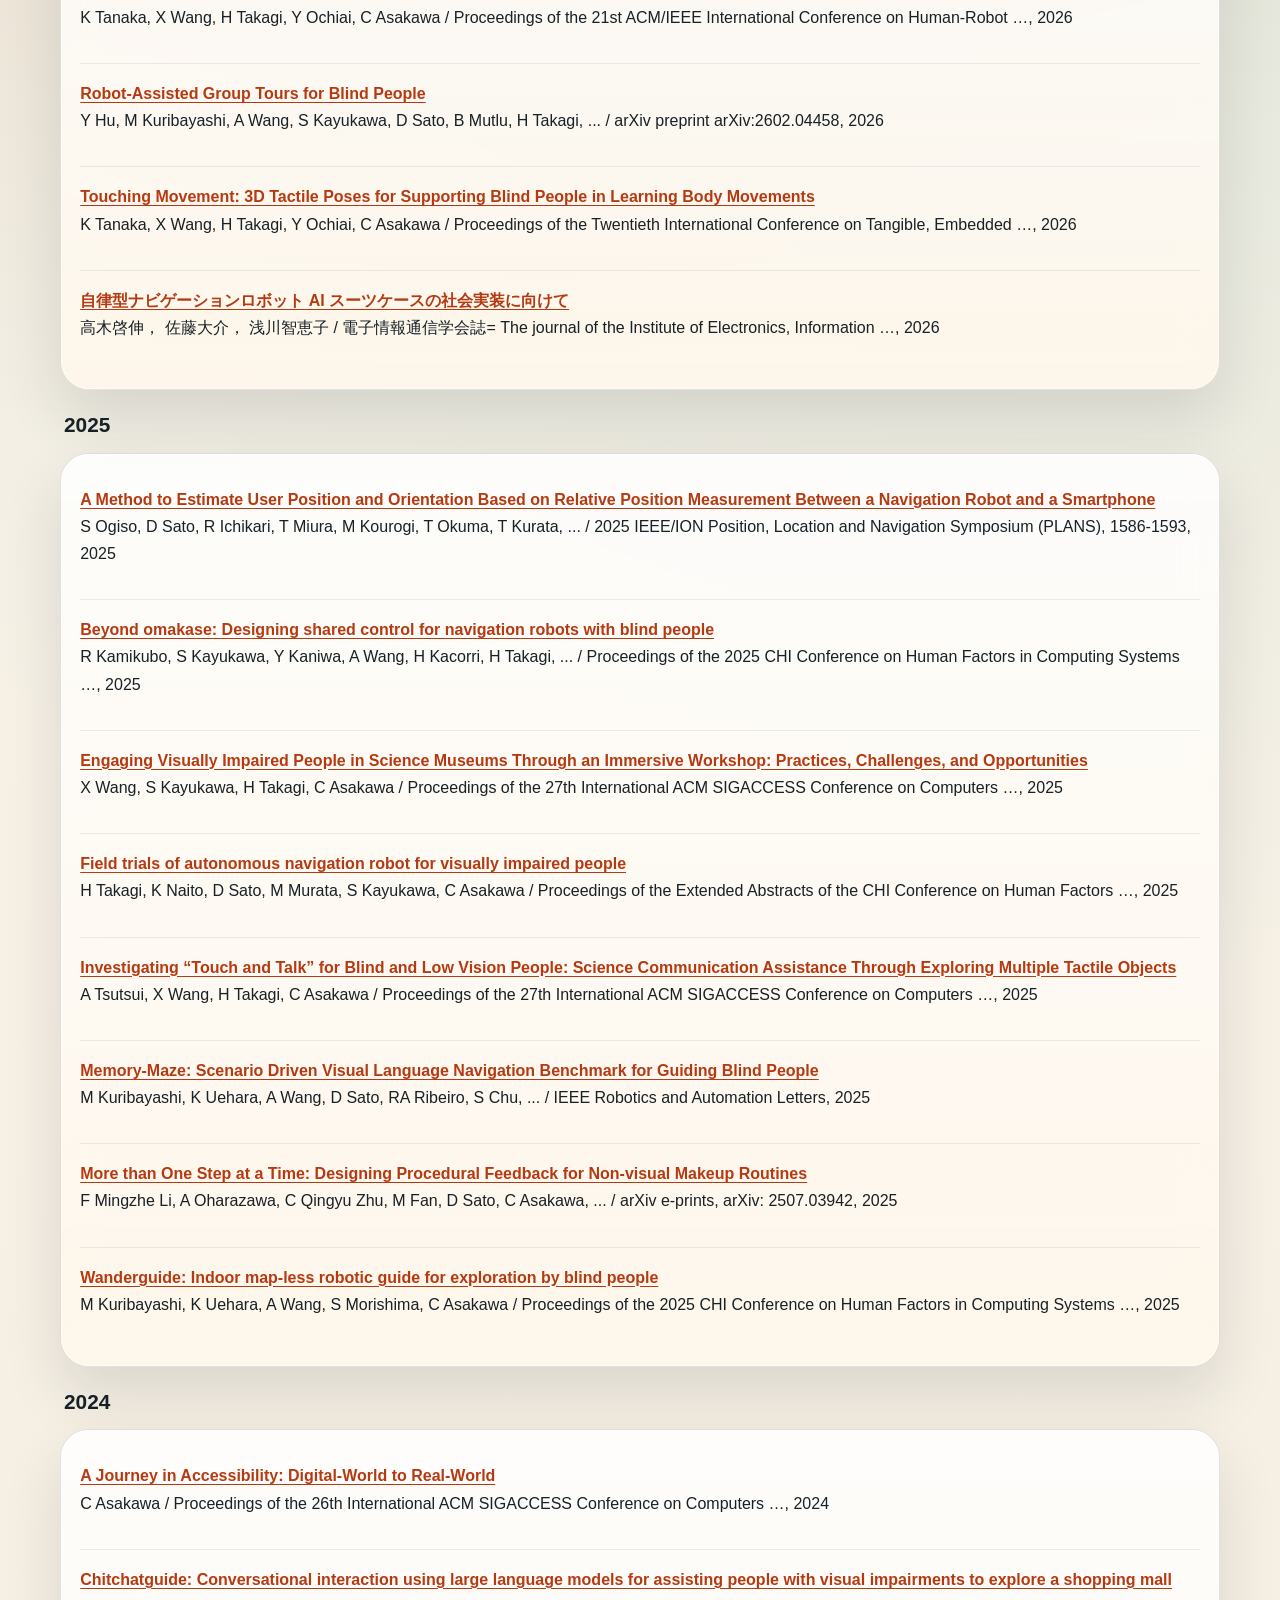
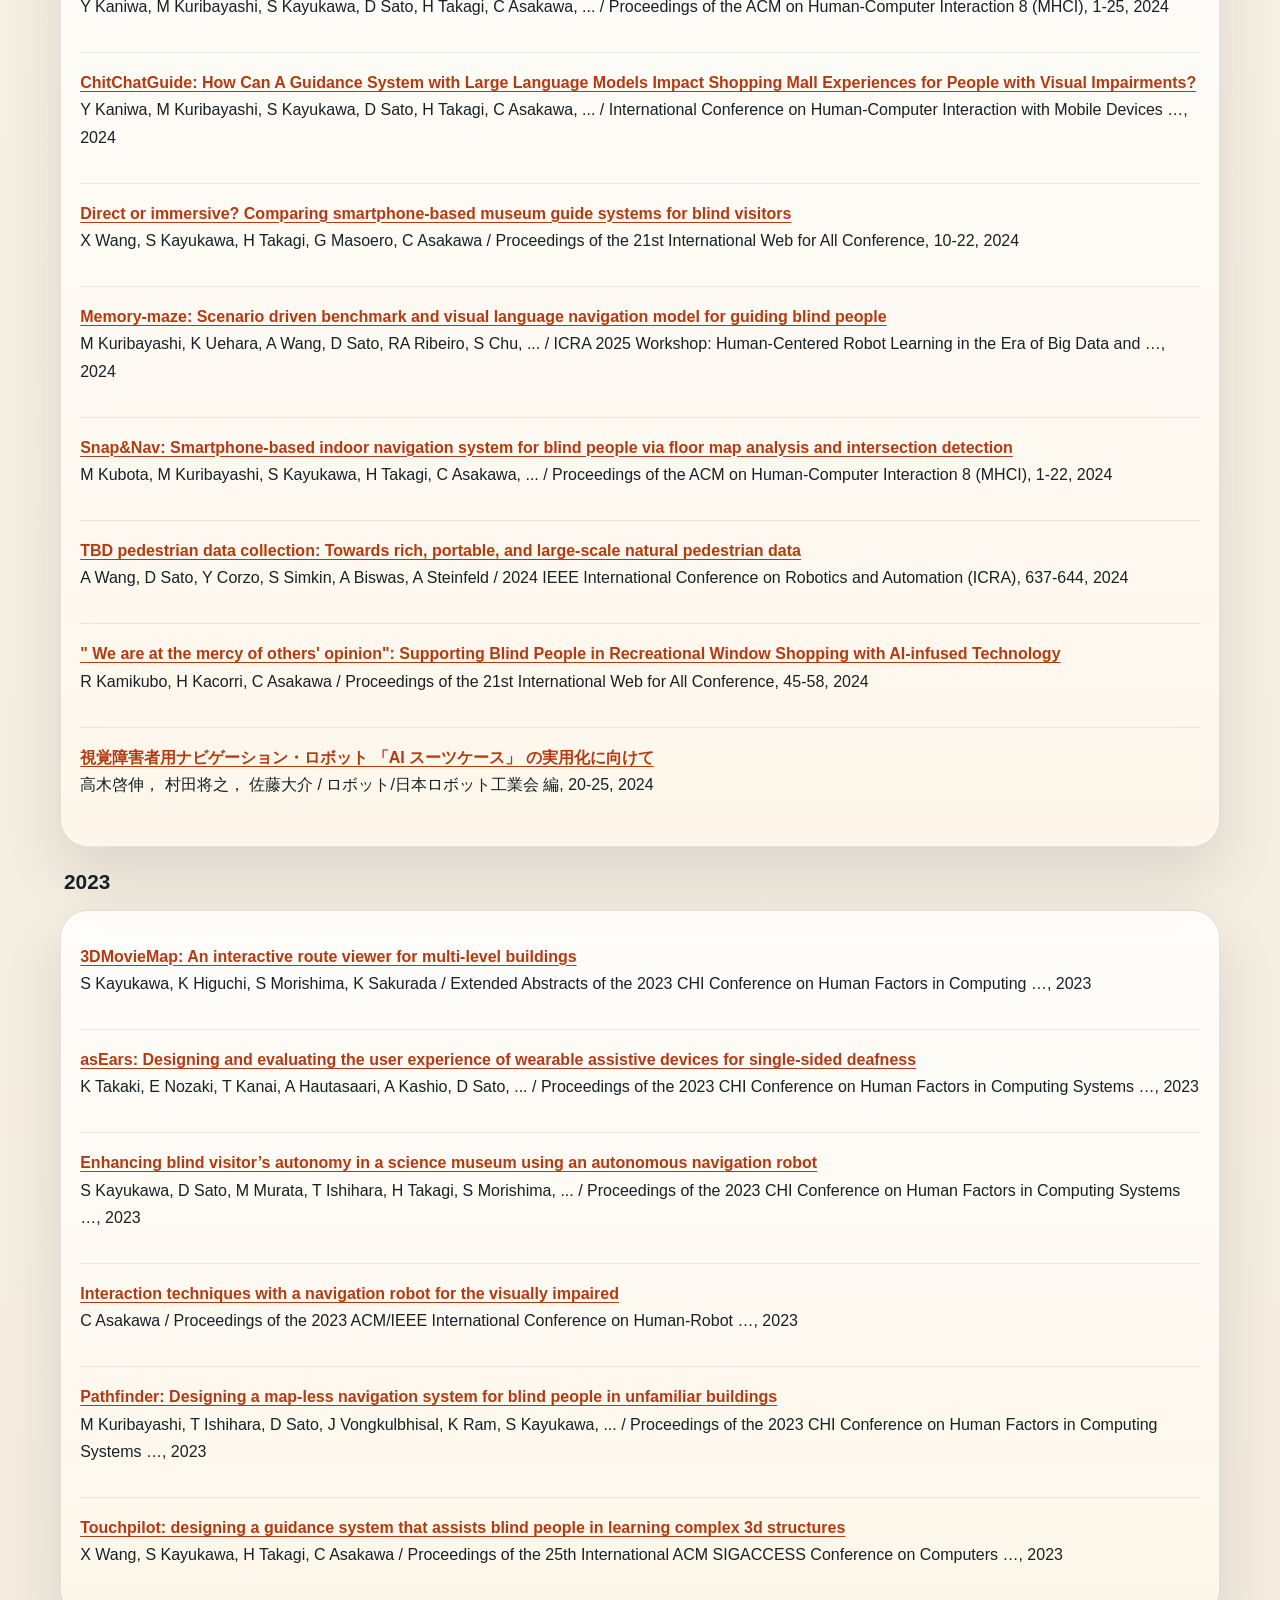
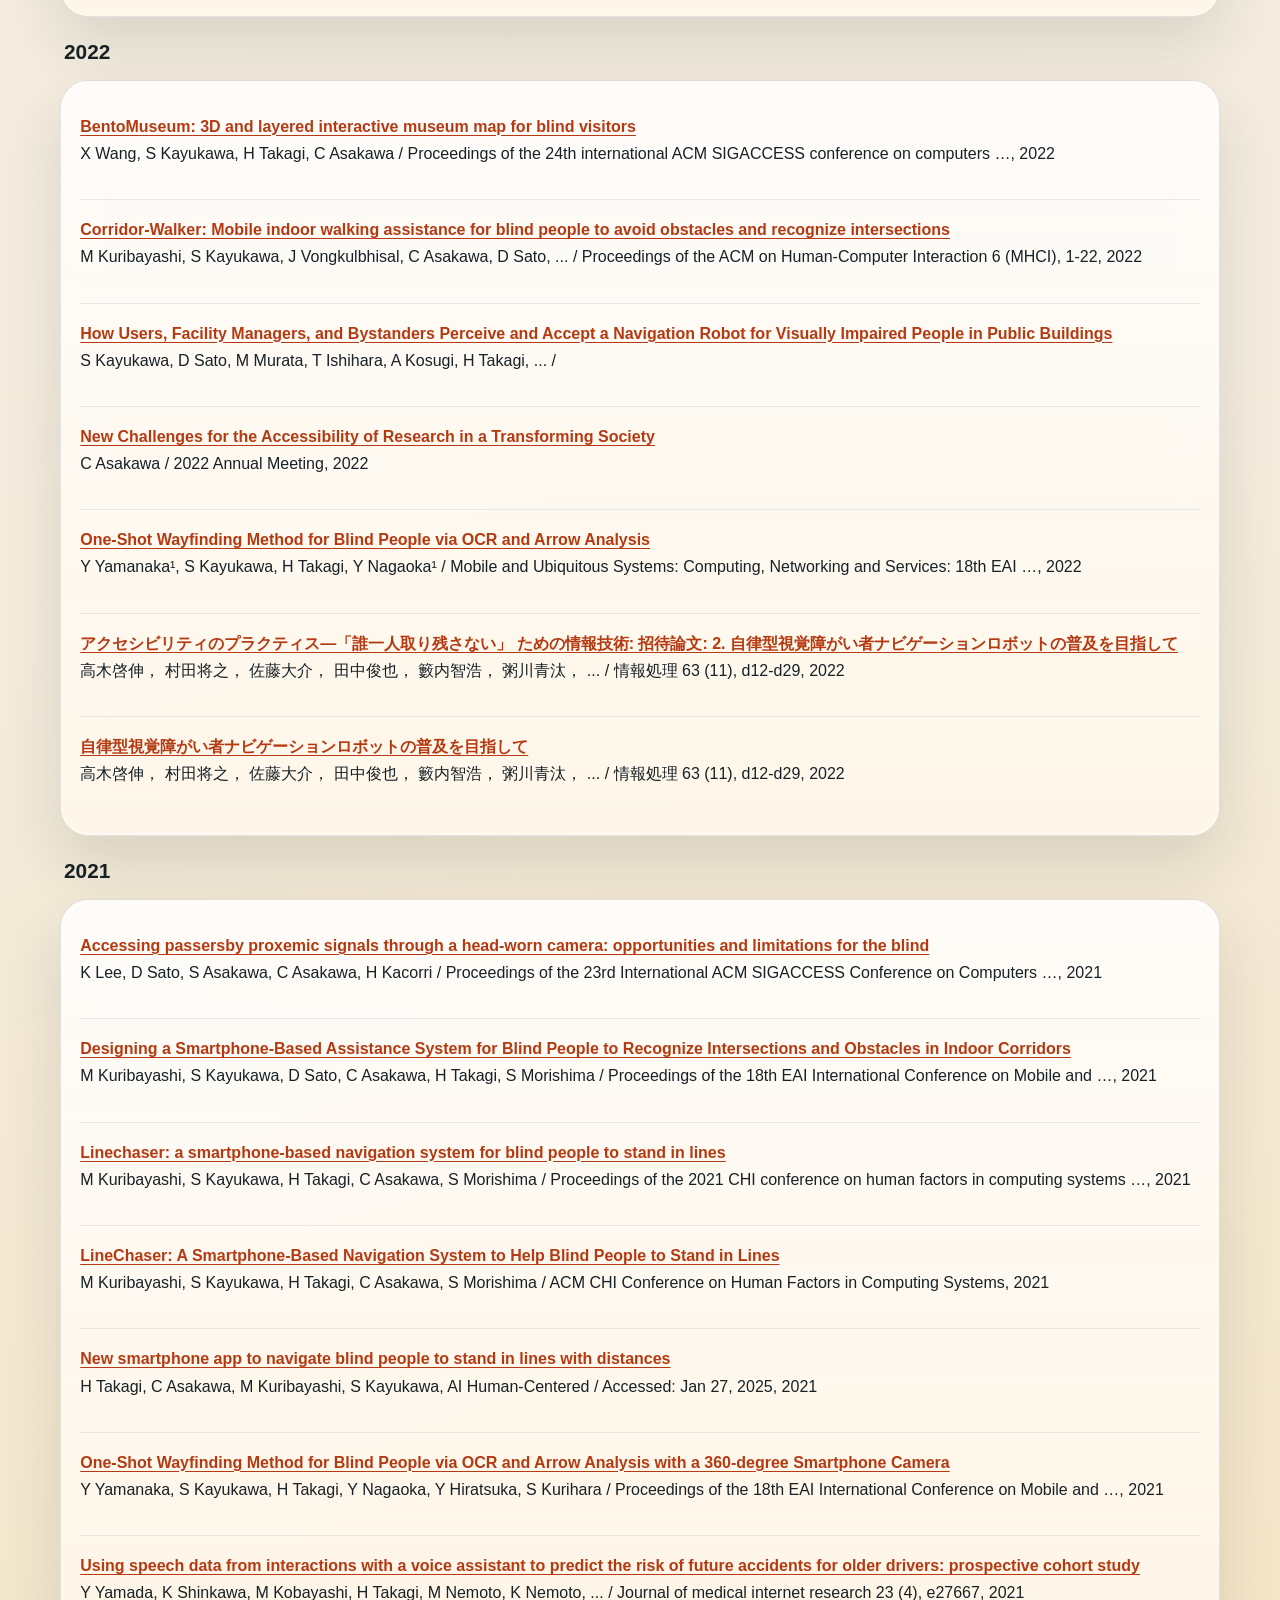
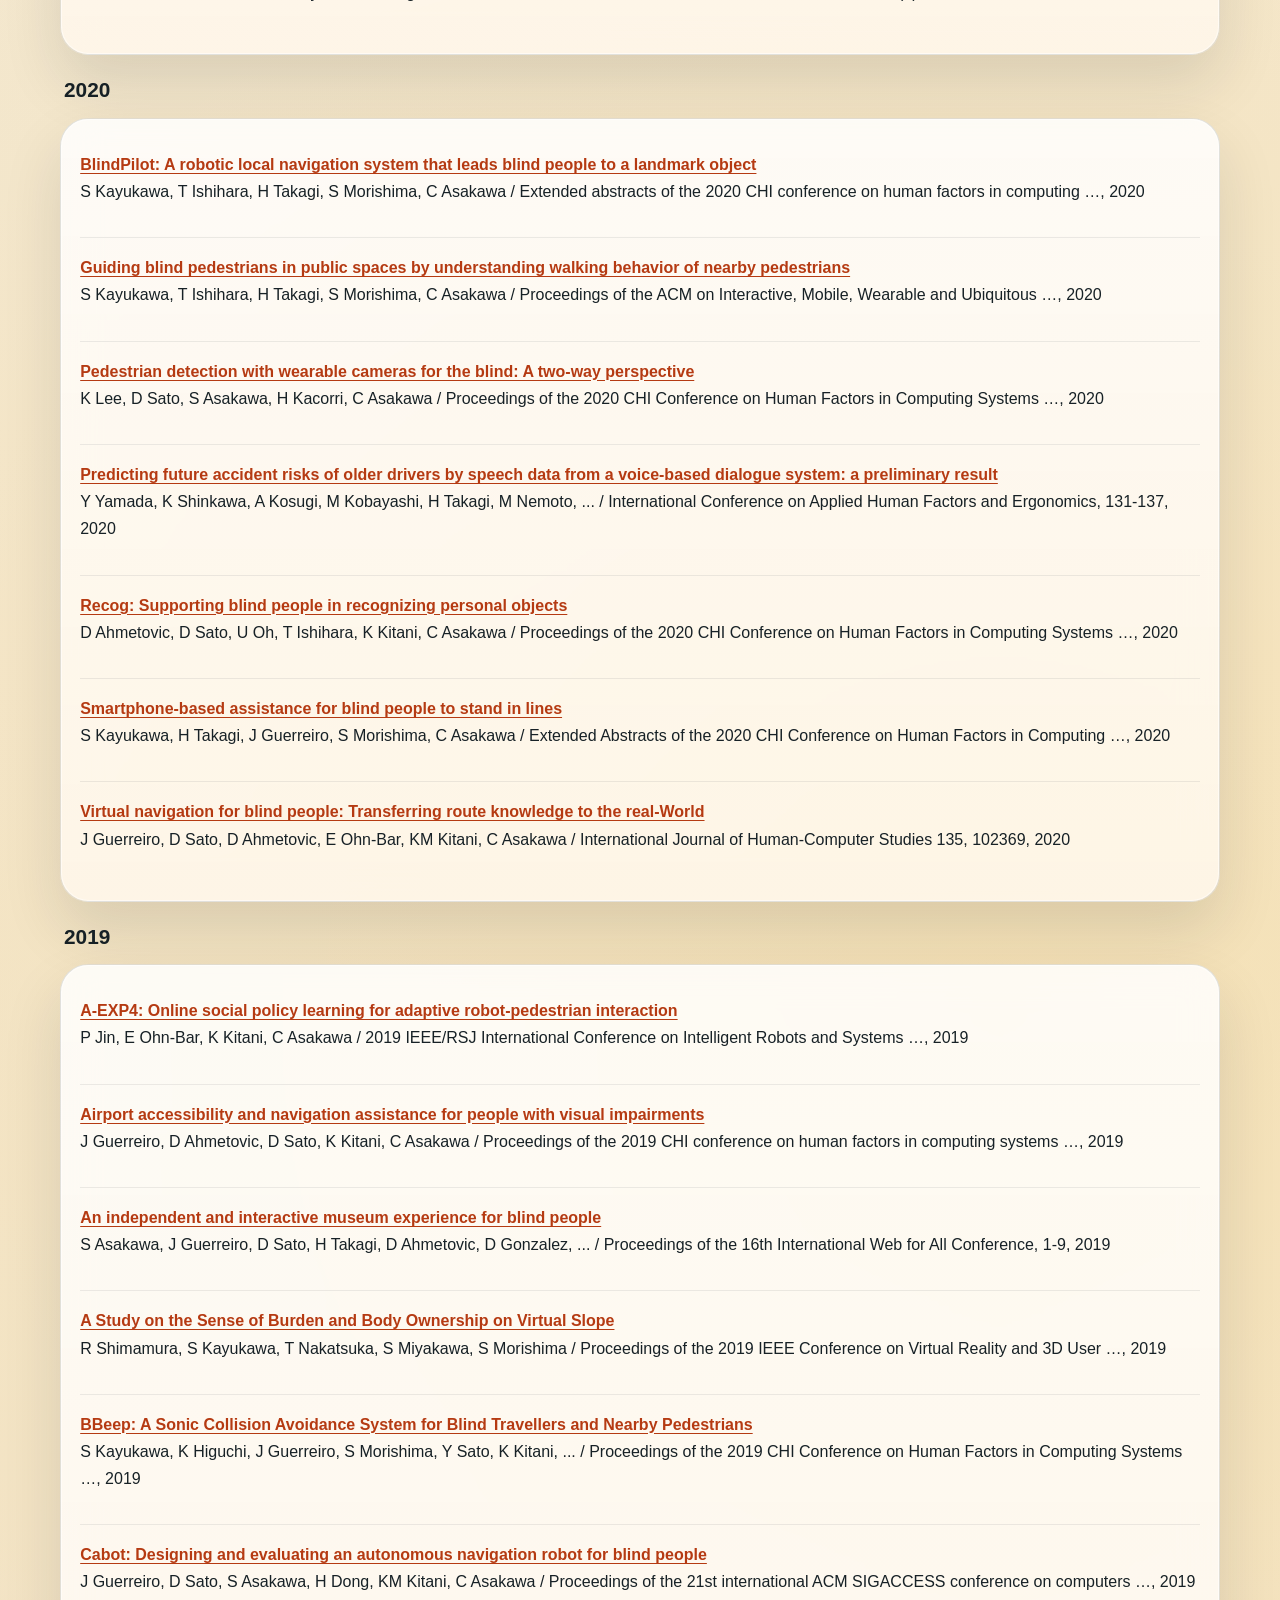
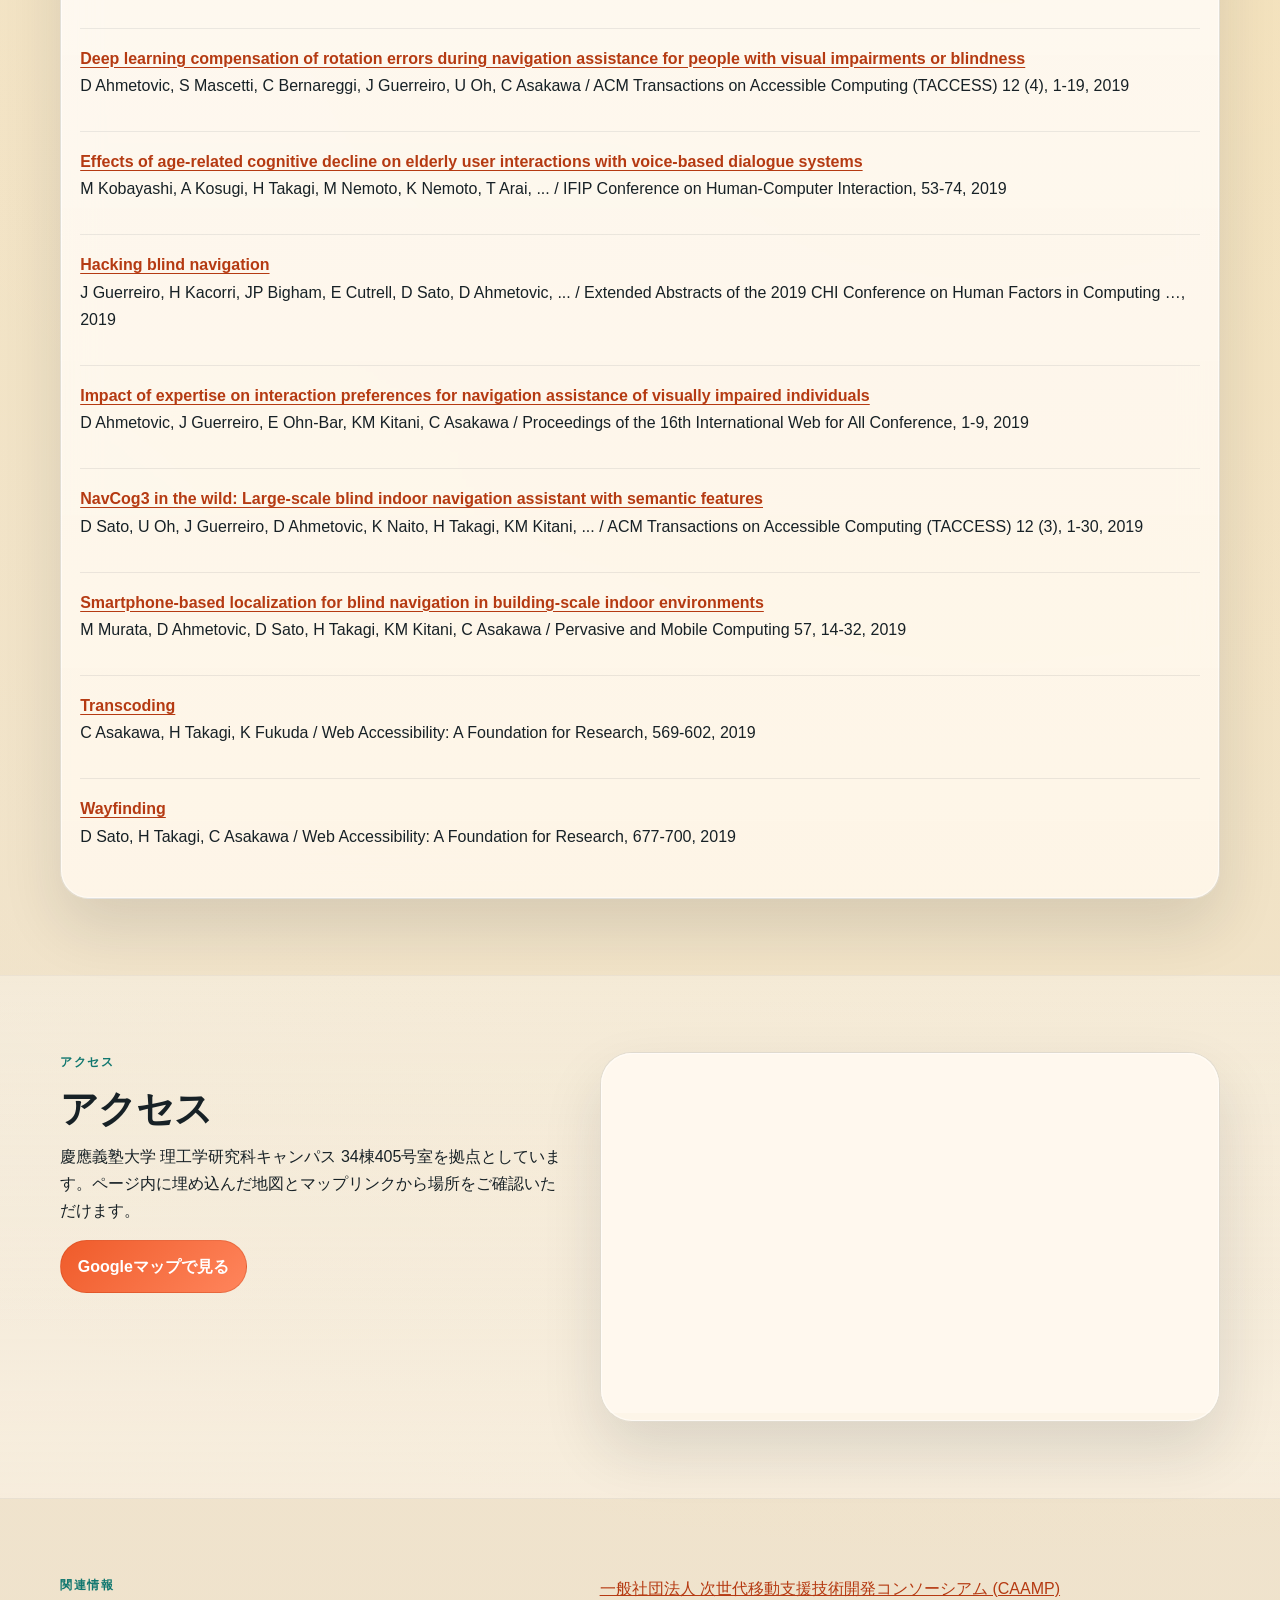
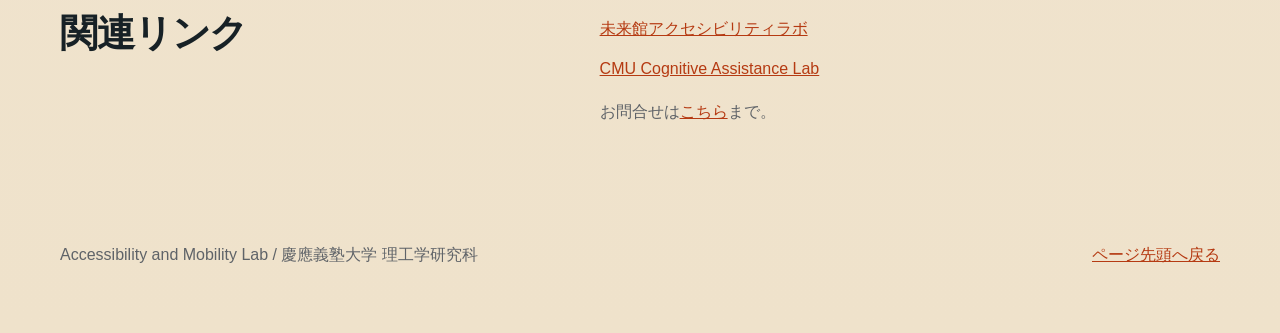
<file: docs/ja/index.html>
<!doctype html>
<html lang="ja">
<head>
  <meta charset="utf-8">
  <meta name="viewport" content="width=device-width, initial-scale=1">
  <title>Accessibility and Mobility Lab | 慶應義塾大学 理工学研究科</title>
  <meta name="description" content="視覚障害者の移動アクセシビリティを高める、人とロボットの協調移動システムの研究">
  <link rel="stylesheet" href="../assets/site.css">
</head>
<body>
  <a class="skip-link" href="#main">本文へ移動</a>
  <header class="site-header">
    <div class="wrap header-inner">
      <a class="brand" href="./index.html">
        <span class="brand-name">Accessibility and Mobility Lab</span>
        <span class="brand-affiliation">慶應義塾大学 理工学研究科</span>
      </a>
      <nav aria-label="主要ナビゲーション">
        <ul class="nav-list">
          <li><a href="#mission">ミッション</a></li><li><a href="#research">研究内容</a></li><li><a href="#members">メンバー</a></li><li><a href="#publications">業績</a></li><li><a href="#access">アクセス</a></li><li><a href="#links">関連リンク</a></li>
        </ul>
      </nav>
      <a class="lang-switch" href="../en/index.html" hreflang="en" lang="en">English</a>
    </div>
  </header>
  <main id="main">
    <section class="hero">
      <div class="wrap hero-grid">
        <div class="hero-copy panel" style="background-image: linear-gradient(90deg, rgba(255, 249, 240, 1.00) 0%, rgba(255, 249, 240, 0.96) 40%, rgba(255, 249, 240, 0.75) 100%), url('../assets/hero-photo.jpg');">
          <p class="eyebrow">慶應義塾大学 理工学研究科</p>
          <h1>Accessibility and Mobility Lab</h1>
          <p class="hero-tagline">視覚障害者の移動アクセシビリティを高める、人とロボットの協調移動システムの研究</p>
          <p>Accessibility and Mobility Labは、視覚障害者の安全で主体的な移動を支えるための知能ロボット、空間理解、インタラクション技術を研究するラボです。AIスーツケースの社会実装を見据え、単なる自動化ではなく、利用者の意思と周囲の社会環境を尊重しながら移動を支援するソーシャルナビゲーションを探究します。</p>
          <div class="hero-actions">
            <a class="button-link" href="#research">研究を見る</a>
            <a class="button-link button-secondary" href="#publications">業績を見る</a>
          </div>
        </div>
      </div>
    </section>

    <section id="mission" class="section">
      <div class="wrap section-grid">
        <div>
          <p class="section-kicker">ミッション</p>
          <h2>研究ミッション</h2>
        </div>
        <p class="lead">私たちは、視覚障害者の移動を「誘導される体験」ではなく「自分で選びながら移動できる体験」へと拡張することを目指します。ロボティクス、機械学習、ヒューマンコンピュータインタラクションを横断し、実世界で使えるアクセシブルな移動支援技術を構築します。</p>
      </div>
    </section>

    <!-- 一旦コメントアウト
    <section class="section">
      <div class="wrap section-grid">
        <div>
          <p class="section-kicker hero-kicker">プロトタイプから実装へ</p>
          <h2>社会実装を見据えたモビリティ研究</h2>
        </div>
        <div class="prototype-content">
          <p class="lead">ラボ内の実験に閉じず、街や施設での実証実験を通してリアルな環境でのロボットの振る舞いを観察し、研究を進めています。</p>
        </div>
      </div>
    </section>
    -->

    <section id="research" class="section section-alt">
      <div class="wrap">
        <p class="section-kicker">研究</p>
        <h2>研究内容</h2>
        <div class="card-grid three-up">
          <article class="card research-card">
              <p class="card-index">01 / 研究領域</p>
              <h3>アクティブマッピング</h3>
              <p>未知の環境でロボットを運用するために、効率よく安全に空間地図を獲得・更新する手法を研究します。継続的な運用を見据え、環境変化への追従や利用者向け情報提示も含めて扱います。</p>
            </article>
<article class="card research-card">
              <p class="card-index">02 / 研究領域</p>
              <h3>シェアードコントロール</h3>
              <p>ロボットと視覚障害者が移動の主導権を分担し、状況に応じて介入の度合いを調整する研究です。利用者の意図や不安、周囲の歩行者との関係を考慮しながら、安心感と主体性の両立を目指します。</p>
            </article>
<article class="card research-card">
              <p class="card-index">03 / 研究領域</p>
              <h3>E2Eモデルナビゲーション</h3>
              <p>センサ入力から移動制御までを学習ベースで結び、複雑な屋内外環境でも柔軟に行動できる移動ロボットを実現します。実運用を意識し、頑健性、説明可能性、介入しやすさを重視します。</p>
            </article>
        </div>
      </div>
    </section>

    <section id="members" class="section section-alt">
      <div class="wrap">
        <p class="section-kicker">メンバー</p>
        <h2>メンバー</h2>
        <div class="card-grid two-up">
          <article class="card member-card">
              <div class="member-photo-frame">
                <img class="member-photo" src="../assets/member-placeholder.svg" alt="浅川 智恵子 の写真プレースホルダー" width="320" height="240">
              </div>
              <div class="member-details">
                <h3>浅川 智恵子</h3>
                <p><a class="text-link" href="https://scholar.google.com/citations?user=IheNxE4AAAAJ&amp;hl=en">Google Scholar</a></p>
              </div>
            </article>
<article class="card member-card">
              <div class="member-photo-frame">
                <img class="member-photo" src="../assets/member-placeholder.svg" alt="高木 啓伸 の写真プレースホルダー" width="320" height="240">
              </div>
              <div class="member-details">
                <h3>高木 啓伸</h3>
                <p><a class="text-link" href="https://scholar.google.com/citations?user=NAAdydEAAAAJ&amp;hl=en">Google Scholar</a></p>
              </div>
            </article>
<article class="card member-card">
              <div class="member-photo-frame">
                <img class="member-photo" src="../assets/member-placeholder.svg" alt="石原 辰也 の写真プレースホルダー" width="320" height="240">
              </div>
              <div class="member-details">
                <h3>石原 辰也</h3>
                <p><a class="text-link" href="https://scholar.google.com/citations?user=GOQovh4AAAAJ&amp;hl=en">Google Scholar</a></p>
              </div>
            </article>
<article class="card member-card">
              <div class="member-photo-frame">
                <img class="member-photo" src="../assets/member-placeholder.svg" alt="佐藤 大介 の写真プレースホルダー" width="320" height="240">
              </div>
              <div class="member-details">
                <h3>佐藤 大介</h3>
                <p><a class="text-link" href="https://scholar.google.com/citations?user=dsNpUR0AAAAJ&amp;hl=en">Google Scholar</a></p>
              </div>
            </article>
<article class="card member-card">
              <div class="member-photo-frame">
                <img class="member-photo" src="../assets/member-placeholder.svg" alt="村田 将之 の写真プレースホルダー" width="320" height="240">
              </div>
              <div class="member-details">
                <h3>村田 将之</h3>
                <p><a class="text-link" href="https://scholar.google.com/citations?user=XZWOEtgAAAAJ&amp;hl=en">Google Scholar</a></p>
              </div>
            </article>
<article class="card member-card">
              <div class="member-photo-frame">
                <img class="member-photo" src="../assets/member-placeholder.svg" alt="粥川 青汰 の写真プレースホルダー" width="320" height="240">
              </div>
              <div class="member-details">
                <h3>粥川 青汰</h3>
                <p><a class="text-link" href="https://scholar.google.com/citations?user=SpfOQHAAAAAJ&amp;hl=en">Google Scholar</a></p>
              </div>
            </article>
        </div>
      </div>
    </section>

    <section id="publications" class="section">
      <div class="wrap">
        <div class="section-head">
          <div>
            <p class="section-kicker">Scholar</p>
            <h2>研究業績</h2>
          </div>
          <p class="section-meta">最終更新: 2026-03-25 17:40 UTC</p>
        </div>
        <section class="publication-year-group" aria-labelledby="pub-year-2026">
              <h3 id="pub-year-2026" class="publication-group-title">2026</h3>
              <ol class="publication-list">
                <li class="publication-item">
                  <div>
                    <a href="https://scholar.google.com/citations?view_op=view_citation&amp;hl=en&amp;user=NAAdydEAAAAJ&amp;cstart=100&amp;pagesize=100&amp;citation_for_view=NAAdydEAAAAJ:2v_ZtQDX9iAC" class="publication-title">How Does Delegation in Social Interaction Evolve Over Time? Navigation with a Robot for Blind People</a>
                    <p>R Hata, M Kuribayashi, A Wang, H Takagi, C Asakawa / arXiv preprint arXiv:2601.19851, 2026</p>
                  </div>
                </li>
<li class="publication-item">
                  <div>
                    <a href="https://scholar.google.com/citations?view_op=view_citation&amp;hl=en&amp;user=NAAdydEAAAAJ&amp;cstart=100&amp;pagesize=100&amp;citation_for_view=NAAdydEAAAAJ:27LrP4qxOz0C" class="publication-title">MotionBuddy: Exploring Tactile-Based Motion Learning with a Tabletop Humanoid Robot for Blind People</a>
                    <p>K Tanaka, X Wang, H Takagi, Y Ochiai, C Asakawa / Proceedings of the 21st ACM/IEEE International Conference on Human-Robot …, 2026</p>
                  </div>
                </li>
<li class="publication-item">
                  <div>
                    <a href="https://scholar.google.com/citations?view_op=view_citation&amp;hl=en&amp;user=SpfOQHAAAAAJ&amp;pagesize=100&amp;citation_for_view=SpfOQHAAAAAJ:7PzlFSSx8tAC" class="publication-title">Robot-Assisted Group Tours for Blind People</a>
                    <p>Y Hu, M Kuribayashi, A Wang, S Kayukawa, D Sato, B Mutlu, H Takagi, ... / arXiv preprint arXiv:2602.04458, 2026</p>
                  </div>
                </li>
<li class="publication-item">
                  <div>
                    <a href="https://scholar.google.com/citations?view_op=view_citation&amp;hl=en&amp;user=NAAdydEAAAAJ&amp;cstart=100&amp;pagesize=100&amp;citation_for_view=NAAdydEAAAAJ:-DxkuPiZhfEC" class="publication-title">Touching Movement: 3D Tactile Poses for Supporting Blind People in Learning Body Movements</a>
                    <p>K Tanaka, X Wang, H Takagi, Y Ochiai, C Asakawa / Proceedings of the Twentieth International Conference on Tangible, Embedded …, 2026</p>
                  </div>
                </li>
<li class="publication-item">
                  <div>
                    <a href="https://scholar.google.com/citations?view_op=view_citation&amp;hl=en&amp;user=dsNpUR0AAAAJ&amp;pagesize=100&amp;citation_for_view=dsNpUR0AAAAJ:7BrZ7Jt4UNcC" class="publication-title">自律型ナビゲーションロボット AI スーツケースの社会実装に向けて</a>
                    <p>高木啓伸， 佐藤大介， 浅川智恵子 / 電子情報通信学会誌= The journal of the Institute of Electronics, Information …, 2026</p>
                  </div>
                </li>
              </ol>
            </section>
<section class="publication-year-group" aria-labelledby="pub-year-2025">
              <h3 id="pub-year-2025" class="publication-group-title">2025</h3>
              <ol class="publication-list">
                <li class="publication-item">
                  <div>
                    <a href="https://scholar.google.com/citations?view_op=view_citation&amp;hl=en&amp;user=dsNpUR0AAAAJ&amp;pagesize=100&amp;citation_for_view=dsNpUR0AAAAJ:nRpfm8aw39MC" class="publication-title">A Method to Estimate User Position and Orientation Based on Relative Position Measurement Between a Navigation Robot and a Smartphone</a>
                    <p>S Ogiso, D Sato, R Ichikari, T Miura, M Kourogi, T Okuma, T Kurata, ... / 2025 IEEE/ION Position, Location and Navigation Symposium (PLANS), 1586-1593, 2025</p>
                  </div>
                </li>
<li class="publication-item">
                  <div>
                    <a href="https://scholar.google.com/citations?view_op=view_citation&amp;hl=en&amp;user=SpfOQHAAAAAJ&amp;pagesize=100&amp;citation_for_view=SpfOQHAAAAAJ:4DMP91E08xMC" class="publication-title">Beyond omakase: Designing shared control for navigation robots with blind people</a>
                    <p>R Kamikubo, S Kayukawa, Y Kaniwa, A Wang, H Kacorri, H Takagi, ... / Proceedings of the 2025 CHI Conference on Human Factors in Computing Systems …, 2025</p>
                  </div>
                </li>
<li class="publication-item">
                  <div>
                    <a href="https://scholar.google.com/citations?view_op=view_citation&amp;hl=en&amp;user=SpfOQHAAAAAJ&amp;pagesize=100&amp;citation_for_view=SpfOQHAAAAAJ:QIV2ME_5wuYC" class="publication-title">Engaging Visually Impaired People in Science Museums Through an Immersive Workshop: Practices, Challenges, and Opportunities</a>
                    <p>X Wang, S Kayukawa, H Takagi, C Asakawa / Proceedings of the 27th International ACM SIGACCESS Conference on Computers …, 2025</p>
                  </div>
                </li>
<li class="publication-item">
                  <div>
                    <a href="https://scholar.google.com/citations?view_op=view_citation&amp;hl=en&amp;user=SpfOQHAAAAAJ&amp;pagesize=100&amp;citation_for_view=SpfOQHAAAAAJ:Wp0gIr-vW9MC" class="publication-title">Field trials of autonomous navigation robot for visually impaired people</a>
                    <p>H Takagi, K Naito, D Sato, M Murata, S Kayukawa, C Asakawa / Proceedings of the Extended Abstracts of the CHI Conference on Human Factors …, 2025</p>
                  </div>
                </li>
<li class="publication-item">
                  <div>
                    <a href="https://scholar.google.com/citations?view_op=view_citation&amp;hl=en&amp;user=NAAdydEAAAAJ&amp;cstart=100&amp;pagesize=100&amp;citation_for_view=NAAdydEAAAAJ:sA9dB-pw3HoC" class="publication-title">Investigating “Touch and Talk” for Blind and Low Vision People: Science Communication Assistance Through Exploring Multiple Tactile Objects</a>
                    <p>A Tsutsui, X Wang, H Takagi, C Asakawa / Proceedings of the 27th International ACM SIGACCESS Conference on Computers …, 2025</p>
                  </div>
                </li>
<li class="publication-item">
                  <div>
                    <a href="https://scholar.google.com/citations?view_op=view_citation&amp;hl=en&amp;user=dsNpUR0AAAAJ&amp;pagesize=100&amp;citation_for_view=dsNpUR0AAAAJ:kVjdVfd2voEC" class="publication-title">Memory-Maze: Scenario Driven Visual Language Navigation Benchmark for Guiding Blind People</a>
                    <p>M Kuribayashi, K Uehara, A Wang, D Sato, RA Ribeiro, S Chu, ... / IEEE Robotics and Automation Letters, 2025</p>
                  </div>
                </li>
<li class="publication-item">
                  <div>
                    <a href="https://scholar.google.com/citations?view_op=view_citation&amp;hl=en&amp;user=IheNxE4AAAAJ&amp;cstart=100&amp;pagesize=100&amp;citation_for_view=IheNxE4AAAAJ:5qfkUJPXOUwC" class="publication-title">More than One Step at a Time: Designing Procedural Feedback for Non-visual Makeup Routines</a>
                    <p>F Mingzhe Li, A Oharazawa, C Qingyu Zhu, M Fan, D Sato, C Asakawa, ... / arXiv e-prints, arXiv: 2507.03942, 2025</p>
                  </div>
                </li>
<li class="publication-item">
                  <div>
                    <a href="https://scholar.google.com/citations?view_op=view_citation&amp;hl=en&amp;user=IheNxE4AAAAJ&amp;pagesize=100&amp;citation_for_view=IheNxE4AAAAJ:ruyezt5ZtCIC" class="publication-title">Wanderguide: Indoor map-less robotic guide for exploration by blind people</a>
                    <p>M Kuribayashi, K Uehara, A Wang, S Morishima, C Asakawa / Proceedings of the 2025 CHI Conference on Human Factors in Computing Systems …, 2025</p>
                  </div>
                </li>
              </ol>
            </section>
<section class="publication-year-group" aria-labelledby="pub-year-2024">
              <h3 id="pub-year-2024" class="publication-group-title">2024</h3>
              <ol class="publication-list">
                <li class="publication-item">
                  <div>
                    <a href="https://scholar.google.com/citations?view_op=view_citation&amp;hl=en&amp;user=IheNxE4AAAAJ&amp;cstart=100&amp;pagesize=100&amp;citation_for_view=IheNxE4AAAAJ:b1wdh0AR-JQC" class="publication-title">A Journey in Accessibility: Digital-World to Real-World</a>
                    <p>C Asakawa / Proceedings of the 26th International ACM SIGACCESS Conference on Computers …, 2024</p>
                  </div>
                </li>
<li class="publication-item">
                  <div>
                    <a href="https://scholar.google.com/citations?view_op=view_citation&amp;hl=en&amp;user=SpfOQHAAAAAJ&amp;pagesize=100&amp;citation_for_view=SpfOQHAAAAAJ:4TOpqqG69KYC" class="publication-title">Chitchatguide: Conversational interaction using large language models for assisting people with visual impairments to explore a shopping mall</a>
                    <p>Y Kaniwa, M Kuribayashi, S Kayukawa, D Sato, H Takagi, C Asakawa, ... / Proceedings of the ACM on Human-Computer Interaction 8 (MHCI), 1-25, 2024</p>
                  </div>
                </li>
<li class="publication-item">
                  <div>
                    <a href="https://scholar.google.com/citations?view_op=view_citation&amp;hl=en&amp;user=SpfOQHAAAAAJ&amp;pagesize=100&amp;citation_for_view=SpfOQHAAAAAJ:_kc_bZDykSQC" class="publication-title">ChitChatGuide: How Can A Guidance System with Large Language Models Impact Shopping Mall Experiences for People with Visual Impairments?</a>
                    <p>Y Kaniwa, M Kuribayashi, S Kayukawa, D Sato, H Takagi, C Asakawa, ... / International Conference on Human-Computer Interaction with Mobile Devices …, 2024</p>
                  </div>
                </li>
<li class="publication-item">
                  <div>
                    <a href="https://scholar.google.com/citations?view_op=view_citation&amp;hl=en&amp;user=SpfOQHAAAAAJ&amp;pagesize=100&amp;citation_for_view=SpfOQHAAAAAJ:YOwf2qJgpHMC" class="publication-title">Direct or immersive? Comparing smartphone-based museum guide systems for blind visitors</a>
                    <p>X Wang, S Kayukawa, H Takagi, G Masoero, C Asakawa / Proceedings of the 21st International Web for All Conference, 10-22, 2024</p>
                  </div>
                </li>
<li class="publication-item">
                  <div>
                    <a href="https://scholar.google.com/citations?view_op=view_citation&amp;hl=en&amp;user=dsNpUR0AAAAJ&amp;pagesize=100&amp;citation_for_view=dsNpUR0AAAAJ:LO7wyVUgiFcC" class="publication-title">Memory-maze: Scenario driven benchmark and visual language navigation model for guiding blind people</a>
                    <p>M Kuribayashi, K Uehara, A Wang, D Sato, RA Ribeiro, S Chu, ... / ICRA 2025 Workshop: Human-Centered Robot Learning in the Era of Big Data and …, 2024</p>
                  </div>
                </li>
<li class="publication-item">
                  <div>
                    <a href="https://scholar.google.com/citations?view_op=view_citation&amp;hl=en&amp;user=SpfOQHAAAAAJ&amp;pagesize=100&amp;citation_for_view=SpfOQHAAAAAJ:M3ejUd6NZC8C" class="publication-title">Snap&amp;Nav: Smartphone-based indoor navigation system for blind people via floor map analysis and intersection detection</a>
                    <p>M Kubota, M Kuribayashi, S Kayukawa, H Takagi, C Asakawa, ... / Proceedings of the ACM on Human-Computer Interaction 8 (MHCI), 1-22, 2024</p>
                  </div>
                </li>
<li class="publication-item">
                  <div>
                    <a href="https://scholar.google.com/citations?view_op=view_citation&amp;hl=en&amp;user=dsNpUR0AAAAJ&amp;pagesize=100&amp;citation_for_view=dsNpUR0AAAAJ:8d8msizDQcsC" class="publication-title">TBD pedestrian data collection: Towards rich, portable, and large-scale natural pedestrian data</a>
                    <p>A Wang, D Sato, Y Corzo, S Simkin, A Biswas, A Steinfeld / 2024 IEEE International Conference on Robotics and Automation (ICRA), 637-644, 2024</p>
                  </div>
                </li>
<li class="publication-item">
                  <div>
                    <a href="https://scholar.google.com/citations?view_op=view_citation&amp;hl=en&amp;user=IheNxE4AAAAJ&amp;cstart=100&amp;pagesize=100&amp;citation_for_view=IheNxE4AAAAJ:g3aElNc5_aQC" class="publication-title">&quot; We are at the mercy of others&#x27; opinion&quot;: Supporting Blind People in Recreational Window Shopping with AI-infused Technology</a>
                    <p>R Kamikubo, H Kacorri, C Asakawa / Proceedings of the 21st International Web for All Conference, 45-58, 2024</p>
                  </div>
                </li>
<li class="publication-item">
                  <div>
                    <a href="https://scholar.google.com/citations?view_op=view_citation&amp;hl=en&amp;user=XZWOEtgAAAAJ&amp;pagesize=100&amp;citation_for_view=XZWOEtgAAAAJ:-f6ydRqryjwC" class="publication-title">視覚障害者用ナビゲーション・ロボット 「AI スーツケース」 の実用化に向けて</a>
                    <p>高木啓伸， 村田将之， 佐藤大介 / ロボット/日本ロボット工業会 編, 20-25, 2024</p>
                  </div>
                </li>
              </ol>
            </section>
<section class="publication-year-group" aria-labelledby="pub-year-2023">
              <h3 id="pub-year-2023" class="publication-group-title">2023</h3>
              <ol class="publication-list">
                <li class="publication-item">
                  <div>
                    <a href="https://scholar.google.com/citations?view_op=view_citation&amp;hl=en&amp;user=SpfOQHAAAAAJ&amp;pagesize=100&amp;citation_for_view=SpfOQHAAAAAJ:kNdYIx-mwKoC" class="publication-title">3DMovieMap: An interactive route viewer for multi-level buildings</a>
                    <p>S Kayukawa, K Higuchi, S Morishima, K Sakurada / Extended Abstracts of the 2023 CHI Conference on Human Factors in Computing …, 2023</p>
                  </div>
                </li>
<li class="publication-item">
                  <div>
                    <a href="https://scholar.google.com/citations?view_op=view_citation&amp;hl=en&amp;user=dsNpUR0AAAAJ&amp;pagesize=100&amp;citation_for_view=dsNpUR0AAAAJ:hCrLmN-GePgC" class="publication-title">asEars: Designing and evaluating the user experience of wearable assistive devices for single-sided deafness</a>
                    <p>K Takaki, E Nozaki, T Kanai, A Hautasaari, A Kashio, D Sato, ... / Proceedings of the 2023 CHI Conference on Human Factors in Computing Systems …, 2023</p>
                  </div>
                </li>
<li class="publication-item">
                  <div>
                    <a href="https://scholar.google.com/citations?view_op=view_citation&amp;hl=en&amp;user=SpfOQHAAAAAJ&amp;pagesize=100&amp;citation_for_view=SpfOQHAAAAAJ:MXK_kJrjxJIC" class="publication-title">Enhancing blind visitor’s autonomy in a science museum using an autonomous navigation robot</a>
                    <p>S Kayukawa, D Sato, M Murata, T Ishihara, H Takagi, S Morishima, ... / Proceedings of the 2023 CHI Conference on Human Factors in Computing Systems …, 2023</p>
                  </div>
                </li>
<li class="publication-item">
                  <div>
                    <a href="https://scholar.google.com/citations?view_op=view_citation&amp;hl=en&amp;user=IheNxE4AAAAJ&amp;cstart=100&amp;pagesize=100&amp;citation_for_view=IheNxE4AAAAJ:4MWp96NkSFoC" class="publication-title">Interaction techniques with a navigation robot for the visually impaired</a>
                    <p>C Asakawa / Proceedings of the 2023 ACM/IEEE International Conference on Human-Robot …, 2023</p>
                  </div>
                </li>
<li class="publication-item">
                  <div>
                    <a href="https://scholar.google.com/citations?view_op=view_citation&amp;hl=en&amp;user=SpfOQHAAAAAJ&amp;pagesize=100&amp;citation_for_view=SpfOQHAAAAAJ:3fE2CSJIrl8C" class="publication-title">Pathfinder: Designing a map-less navigation system for blind people in unfamiliar buildings</a>
                    <p>M Kuribayashi, T Ishihara, D Sato, J Vongkulbhisal, K Ram, S Kayukawa, ... / Proceedings of the 2023 CHI Conference on Human Factors in Computing Systems …, 2023</p>
                  </div>
                </li>
<li class="publication-item">
                  <div>
                    <a href="https://scholar.google.com/citations?view_op=view_citation&amp;hl=en&amp;user=SpfOQHAAAAAJ&amp;pagesize=100&amp;citation_for_view=SpfOQHAAAAAJ:Zph67rFs4hoC" class="publication-title">Touchpilot: designing a guidance system that assists blind people in learning complex 3d structures</a>
                    <p>X Wang, S Kayukawa, H Takagi, C Asakawa / Proceedings of the 25th International ACM SIGACCESS Conference on Computers …, 2023</p>
                  </div>
                </li>
              </ol>
            </section>
<section class="publication-year-group" aria-labelledby="pub-year-2022">
              <h3 id="pub-year-2022" class="publication-group-title">2022</h3>
              <ol class="publication-list">
                <li class="publication-item">
                  <div>
                    <a href="https://scholar.google.com/citations?view_op=view_citation&amp;hl=en&amp;user=SpfOQHAAAAAJ&amp;pagesize=100&amp;citation_for_view=SpfOQHAAAAAJ:0EnyYjriUFMC" class="publication-title">BentoMuseum: 3D and layered interactive museum map for blind visitors</a>
                    <p>X Wang, S Kayukawa, H Takagi, C Asakawa / Proceedings of the 24th international ACM SIGACCESS conference on computers …, 2022</p>
                  </div>
                </li>
<li class="publication-item">
                  <div>
                    <a href="https://scholar.google.com/citations?view_op=view_citation&amp;hl=en&amp;user=SpfOQHAAAAAJ&amp;pagesize=100&amp;citation_for_view=SpfOQHAAAAAJ:5nxA0vEk-isC" class="publication-title">Corridor-Walker: Mobile indoor walking assistance for blind people to avoid obstacles and recognize intersections</a>
                    <p>M Kuribayashi, S Kayukawa, J Vongkulbhisal, C Asakawa, D Sato, ... / Proceedings of the ACM on Human-Computer Interaction 6 (MHCI), 1-22, 2022</p>
                  </div>
                </li>
<li class="publication-item">
                  <div>
                    <a href="https://scholar.google.com/citations?view_op=view_citation&amp;hl=en&amp;user=SpfOQHAAAAAJ&amp;pagesize=100&amp;citation_for_view=SpfOQHAAAAAJ:hqOjcs7Dif8C" class="publication-title">How Users, Facility Managers, and Bystanders Perceive and Accept a Navigation Robot for Visually Impaired People in Public Buildings</a>
                    <p>S Kayukawa, D Sato, M Murata, T Ishihara, A Kosugi, H Takagi, ... / </p>
                  </div>
                </li>
<li class="publication-item">
                  <div>
                    <a href="https://scholar.google.com/citations?view_op=view_citation&amp;hl=en&amp;user=IheNxE4AAAAJ&amp;cstart=100&amp;pagesize=100&amp;citation_for_view=IheNxE4AAAAJ:0KyAp5RtaNEC" class="publication-title">New Challenges for the Accessibility of Research in a Transforming Society</a>
                    <p>C Asakawa / 2022 Annual Meeting, 2022</p>
                  </div>
                </li>
<li class="publication-item">
                  <div>
                    <a href="https://scholar.google.com/citations?view_op=view_citation&amp;hl=en&amp;user=SpfOQHAAAAAJ&amp;pagesize=100&amp;citation_for_view=SpfOQHAAAAAJ:mVmsd5A6BfQC" class="publication-title">One-Shot Wayfinding Method for Blind People via OCR and Arrow Analysis</a>
                    <p>Y Yamanaka¹, S Kayukawa, H Takagi, Y Nagaoka¹ / Mobile and Ubiquitous Systems: Computing, Networking and Services: 18th EAI …, 2022</p>
                  </div>
                </li>
<li class="publication-item">
                  <div>
                    <a href="https://scholar.google.com/citations?view_op=view_citation&amp;hl=en&amp;user=dsNpUR0AAAAJ&amp;pagesize=100&amp;citation_for_view=dsNpUR0AAAAJ:zCSUwVk65WsC" class="publication-title">アクセシビリティのプラクティス―「誰一人取り残さない」 ための情報技術: 招待論文: 2. 自律型視覚障がい者ナビゲーションロボットの普及を目指して</a>
                    <p>高木啓伸， 村田将之， 佐藤大介， 田中俊也， 籔内智浩， 粥川青汰， ... / 情報処理 63 (11), d12-d29, 2022</p>
                  </div>
                </li>
<li class="publication-item">
                  <div>
                    <a href="https://scholar.google.com/citations?view_op=view_citation&amp;hl=en&amp;user=XZWOEtgAAAAJ&amp;pagesize=100&amp;citation_for_view=XZWOEtgAAAAJ:aqlVkmm33-oC" class="publication-title">自律型視覚障がい者ナビゲーションロボットの普及を目指して</a>
                    <p>高木啓伸， 村田将之， 佐藤大介， 田中俊也， 籔内智浩， 粥川青汰， ... / 情報処理 63 (11), d12-d29, 2022</p>
                  </div>
                </li>
              </ol>
            </section>
<section class="publication-year-group" aria-labelledby="pub-year-2021">
              <h3 id="pub-year-2021" class="publication-group-title">2021</h3>
              <ol class="publication-list">
                <li class="publication-item">
                  <div>
                    <a href="https://scholar.google.com/citations?view_op=view_citation&amp;hl=en&amp;user=dsNpUR0AAAAJ&amp;pagesize=100&amp;citation_for_view=dsNpUR0AAAAJ:VaXvl8Fpj5cC" class="publication-title">Accessing passersby proxemic signals through a head-worn camera: opportunities and limitations for the blind</a>
                    <p>K Lee, D Sato, S Asakawa, C Asakawa, H Kacorri / Proceedings of the 23rd International ACM SIGACCESS Conference on Computers …, 2021</p>
                  </div>
                </li>
<li class="publication-item">
                  <div>
                    <a href="https://scholar.google.com/citations?view_op=view_citation&amp;hl=en&amp;user=dsNpUR0AAAAJ&amp;pagesize=100&amp;citation_for_view=dsNpUR0AAAAJ:M7yex6snE4oC" class="publication-title">Designing a Smartphone-Based Assistance System for Blind People to Recognize Intersections and Obstacles in Indoor Corridors</a>
                    <p>M Kuribayashi, S Kayukawa, D Sato, C Asakawa, H Takagi, S Morishima / Proceedings of the 18th EAI International Conference on Mobile and …, 2021</p>
                  </div>
                </li>
<li class="publication-item">
                  <div>
                    <a href="https://scholar.google.com/citations?view_op=view_citation&amp;hl=en&amp;user=SpfOQHAAAAAJ&amp;pagesize=100&amp;citation_for_view=SpfOQHAAAAAJ:eQOLeE2rZwMC" class="publication-title">Linechaser: a smartphone-based navigation system for blind people to stand in lines</a>
                    <p>M Kuribayashi, S Kayukawa, H Takagi, C Asakawa, S Morishima / Proceedings of the 2021 CHI conference on human factors in computing systems …, 2021</p>
                  </div>
                </li>
<li class="publication-item">
                  <div>
                    <a href="https://scholar.google.com/citations?view_op=view_citation&amp;hl=en&amp;user=NAAdydEAAAAJ&amp;cstart=100&amp;pagesize=100&amp;citation_for_view=NAAdydEAAAAJ:U_HPUtbDl20C" class="publication-title">LineChaser: A Smartphone-Based Navigation System to Help Blind People to Stand in Lines</a>
                    <p>M Kuribayashi, S Kayukawa, H Takagi, C Asakawa, S Morishima / ACM CHI Conference on Human Factors in Computing Systems, 2021</p>
                  </div>
                </li>
<li class="publication-item">
                  <div>
                    <a href="https://scholar.google.com/citations?view_op=view_citation&amp;hl=en&amp;user=SpfOQHAAAAAJ&amp;pagesize=100&amp;citation_for_view=SpfOQHAAAAAJ:9ZlFYXVOiuMC" class="publication-title">New smartphone app to navigate blind people to stand in lines with distances</a>
                    <p>H Takagi, C Asakawa, M Kuribayashi, S Kayukawa, AI Human-Centered / Accessed: Jan 27, 2025, 2021</p>
                  </div>
                </li>
<li class="publication-item">
                  <div>
                    <a href="https://scholar.google.com/citations?view_op=view_citation&amp;hl=en&amp;user=SpfOQHAAAAAJ&amp;pagesize=100&amp;citation_for_view=SpfOQHAAAAAJ:LkGwnXOMwfcC" class="publication-title">One-Shot Wayfinding Method for Blind People via OCR and Arrow Analysis with a 360-degree Smartphone Camera</a>
                    <p>Y Yamanaka, S Kayukawa, H Takagi, Y Nagaoka, Y Hiratsuka, S Kurihara / Proceedings of the 18th EAI International Conference on Mobile and …, 2021</p>
                  </div>
                </li>
<li class="publication-item">
                  <div>
                    <a href="https://scholar.google.com/citations?view_op=view_citation&amp;hl=en&amp;user=NAAdydEAAAAJ&amp;pagesize=100&amp;citation_for_view=NAAdydEAAAAJ:WC9gN4BGCRcC" class="publication-title">Using speech data from interactions with a voice assistant to predict the risk of future accidents for older drivers: prospective cohort study</a>
                    <p>Y Yamada, K Shinkawa, M Kobayashi, H Takagi, M Nemoto, K Nemoto, ... / Journal of medical internet research 23 (4), e27667, 2021</p>
                  </div>
                </li>
              </ol>
            </section>
<section class="publication-year-group" aria-labelledby="pub-year-2020">
              <h3 id="pub-year-2020" class="publication-group-title">2020</h3>
              <ol class="publication-list">
                <li class="publication-item">
                  <div>
                    <a href="https://scholar.google.com/citations?view_op=view_citation&amp;hl=en&amp;user=SpfOQHAAAAAJ&amp;pagesize=100&amp;citation_for_view=SpfOQHAAAAAJ:zYLM7Y9cAGgC" class="publication-title">BlindPilot: A robotic local navigation system that leads blind people to a landmark object</a>
                    <p>S Kayukawa, T Ishihara, H Takagi, S Morishima, C Asakawa / Extended abstracts of the 2020 CHI conference on human factors in computing …, 2020</p>
                  </div>
                </li>
<li class="publication-item">
                  <div>
                    <a href="https://scholar.google.com/citations?view_op=view_citation&amp;hl=en&amp;user=SpfOQHAAAAAJ&amp;pagesize=100&amp;citation_for_view=SpfOQHAAAAAJ:Y0pCki6q_DkC" class="publication-title">Guiding blind pedestrians in public spaces by understanding walking behavior of nearby pedestrians</a>
                    <p>S Kayukawa, T Ishihara, H Takagi, S Morishima, C Asakawa / Proceedings of the ACM on Interactive, Mobile, Wearable and Ubiquitous …, 2020</p>
                  </div>
                </li>
<li class="publication-item">
                  <div>
                    <a href="https://scholar.google.com/citations?view_op=view_citation&amp;hl=en&amp;user=dsNpUR0AAAAJ&amp;pagesize=100&amp;citation_for_view=dsNpUR0AAAAJ:9Nmd_mFXekcC" class="publication-title">Pedestrian detection with wearable cameras for the blind: A two-way perspective</a>
                    <p>K Lee, D Sato, S Asakawa, H Kacorri, C Asakawa / Proceedings of the 2020 CHI Conference on Human Factors in Computing Systems …, 2020</p>
                  </div>
                </li>
<li class="publication-item">
                  <div>
                    <a href="https://scholar.google.com/citations?view_op=view_citation&amp;hl=en&amp;user=NAAdydEAAAAJ&amp;cstart=100&amp;pagesize=100&amp;citation_for_view=NAAdydEAAAAJ:owLR8QvbtFgC" class="publication-title">Predicting future accident risks of older drivers by speech data from a voice-based dialogue system: a preliminary result</a>
                    <p>Y Yamada, K Shinkawa, A Kosugi, M Kobayashi, H Takagi, M Nemoto, ... / International Conference on Applied Human Factors and Ergonomics, 131-137, 2020</p>
                  </div>
                </li>
<li class="publication-item">
                  <div>
                    <a href="https://scholar.google.com/citations?view_op=view_citation&amp;hl=en&amp;user=dsNpUR0AAAAJ&amp;pagesize=100&amp;citation_for_view=dsNpUR0AAAAJ:XD-gHx7UXLsC" class="publication-title">Recog: Supporting blind people in recognizing personal objects</a>
                    <p>D Ahmetovic, D Sato, U Oh, T Ishihara, K Kitani, C Asakawa / Proceedings of the 2020 CHI Conference on Human Factors in Computing Systems …, 2020</p>
                  </div>
                </li>
<li class="publication-item">
                  <div>
                    <a href="https://scholar.google.com/citations?view_op=view_citation&amp;hl=en&amp;user=SpfOQHAAAAAJ&amp;pagesize=100&amp;citation_for_view=SpfOQHAAAAAJ:IjCSPb-OGe4C" class="publication-title">Smartphone-based assistance for blind people to stand in lines</a>
                    <p>S Kayukawa, H Takagi, J Guerreiro, S Morishima, C Asakawa / Extended Abstracts of the 2020 CHI Conference on Human Factors in Computing …, 2020</p>
                  </div>
                </li>
<li class="publication-item">
                  <div>
                    <a href="https://scholar.google.com/citations?view_op=view_citation&amp;hl=en&amp;user=dsNpUR0AAAAJ&amp;pagesize=100&amp;citation_for_view=dsNpUR0AAAAJ:uJ-U7cs_P_0C" class="publication-title">Virtual navigation for blind people: Transferring route knowledge to the real-World</a>
                    <p>J Guerreiro, D Sato, D Ahmetovic, E Ohn-Bar, KM Kitani, C Asakawa / International Journal of Human-Computer Studies 135, 102369, 2020</p>
                  </div>
                </li>
              </ol>
            </section>
<section class="publication-year-group" aria-labelledby="pub-year-2019">
              <h3 id="pub-year-2019" class="publication-group-title">2019</h3>
              <ol class="publication-list">
                <li class="publication-item">
                  <div>
                    <a href="https://scholar.google.com/citations?view_op=view_citation&amp;hl=en&amp;user=IheNxE4AAAAJ&amp;cstart=100&amp;pagesize=100&amp;citation_for_view=IheNxE4AAAAJ:eq2jaN3J8jMC" class="publication-title">A-EXP4: Online social policy learning for adaptive robot-pedestrian interaction</a>
                    <p>P Jin, E Ohn-Bar, K Kitani, C Asakawa / 2019 IEEE/RSJ International Conference on Intelligent Robots and Systems …, 2019</p>
                  </div>
                </li>
<li class="publication-item">
                  <div>
                    <a href="https://scholar.google.com/citations?view_op=view_citation&amp;hl=en&amp;user=dsNpUR0AAAAJ&amp;pagesize=100&amp;citation_for_view=dsNpUR0AAAAJ:ZfRJV9d4-WMC" class="publication-title">Airport accessibility and navigation assistance for people with visual impairments</a>
                    <p>J Guerreiro, D Ahmetovic, D Sato, K Kitani, C Asakawa / Proceedings of the 2019 CHI conference on human factors in computing systems …, 2019</p>
                  </div>
                </li>
<li class="publication-item">
                  <div>
                    <a href="https://scholar.google.com/citations?view_op=view_citation&amp;hl=en&amp;user=dsNpUR0AAAAJ&amp;pagesize=100&amp;citation_for_view=dsNpUR0AAAAJ:-_dYPAW6P2MC" class="publication-title">An independent and interactive museum experience for blind people</a>
                    <p>S Asakawa, J Guerreiro, D Sato, H Takagi, D Ahmetovic, D Gonzalez, ... / Proceedings of the 16th International Web for All Conference, 1-9, 2019</p>
                  </div>
                </li>
<li class="publication-item">
                  <div>
                    <a href="https://scholar.google.com/citations?view_op=view_citation&amp;hl=en&amp;user=SpfOQHAAAAAJ&amp;pagesize=100&amp;citation_for_view=SpfOQHAAAAAJ:UeHWp8X0CEIC" class="publication-title">A Study on the Sense of Burden and Body Ownership on Virtual Slope</a>
                    <p>R Shimamura, S Kayukawa, T Nakatsuka, S Miyakawa, S Morishima / Proceedings of the 2019 IEEE Conference on Virtual Reality and 3D User …, 2019</p>
                  </div>
                </li>
<li class="publication-item">
                  <div>
                    <a href="https://scholar.google.com/citations?view_op=view_citation&amp;hl=en&amp;user=SpfOQHAAAAAJ&amp;pagesize=100&amp;citation_for_view=SpfOQHAAAAAJ:qjMakFHDy7sC" class="publication-title">BBeep: A Sonic Collision Avoidance System for Blind Travellers and Nearby Pedestrians</a>
                    <p>S Kayukawa, K Higuchi, J Guerreiro, S Morishima, Y Sato, K Kitani, ... / Proceedings of the 2019 CHI Conference on Human Factors in Computing Systems …, 2019</p>
                  </div>
                </li>
<li class="publication-item">
                  <div>
                    <a href="https://scholar.google.com/citations?view_op=view_citation&amp;hl=en&amp;user=dsNpUR0AAAAJ&amp;pagesize=100&amp;citation_for_view=dsNpUR0AAAAJ:35r97b3x0nAC" class="publication-title">Cabot: Designing and evaluating an autonomous navigation robot for blind people</a>
                    <p>J Guerreiro, D Sato, S Asakawa, H Dong, KM Kitani, C Asakawa / Proceedings of the 21st international ACM SIGACCESS conference on computers …, 2019</p>
                  </div>
                </li>
<li class="publication-item">
                  <div>
                    <a href="https://scholar.google.com/citations?view_op=view_citation&amp;hl=en&amp;user=IheNxE4AAAAJ&amp;pagesize=100&amp;citation_for_view=IheNxE4AAAAJ:VL0QpB8kHFEC" class="publication-title">Deep learning compensation of rotation errors during navigation assistance for people with visual impairments or blindness</a>
                    <p>D Ahmetovic, S Mascetti, C Bernareggi, J Guerreiro, U Oh, C Asakawa / ACM Transactions on Accessible Computing (TACCESS) 12 (4), 1-19, 2019</p>
                  </div>
                </li>
<li class="publication-item">
                  <div>
                    <a href="https://scholar.google.com/citations?view_op=view_citation&amp;hl=en&amp;user=NAAdydEAAAAJ&amp;pagesize=100&amp;citation_for_view=NAAdydEAAAAJ:ruyezt5ZtCIC" class="publication-title">Effects of age-related cognitive decline on elderly user interactions with voice-based dialogue systems</a>
                    <p>M Kobayashi, A Kosugi, H Takagi, M Nemoto, K Nemoto, T Arai, ... / IFIP Conference on Human-Computer Interaction, 53-74, 2019</p>
                  </div>
                </li>
<li class="publication-item">
                  <div>
                    <a href="https://scholar.google.com/citations?view_op=view_citation&amp;hl=en&amp;user=dsNpUR0AAAAJ&amp;pagesize=100&amp;citation_for_view=dsNpUR0AAAAJ:tzM49s52ZIMC" class="publication-title">Hacking blind navigation</a>
                    <p>J Guerreiro, H Kacorri, JP Bigham, E Cutrell, D Sato, D Ahmetovic, ... / Extended Abstracts of the 2019 CHI Conference on Human Factors in Computing …, 2019</p>
                  </div>
                </li>
<li class="publication-item">
                  <div>
                    <a href="https://scholar.google.com/citations?view_op=view_citation&amp;hl=en&amp;user=IheNxE4AAAAJ&amp;pagesize=100&amp;citation_for_view=IheNxE4AAAAJ:AXPGKjj_ei8C" class="publication-title">Impact of expertise on interaction preferences for navigation assistance of visually impaired individuals</a>
                    <p>D Ahmetovic, J Guerreiro, E Ohn-Bar, KM Kitani, C Asakawa / Proceedings of the 16th International Web for All Conference, 1-9, 2019</p>
                  </div>
                </li>
<li class="publication-item">
                  <div>
                    <a href="https://scholar.google.com/citations?view_op=view_citation&amp;hl=en&amp;user=dsNpUR0AAAAJ&amp;pagesize=100&amp;citation_for_view=dsNpUR0AAAAJ:fEOibwPWpKIC" class="publication-title">NavCog3 in the wild: Large-scale blind indoor navigation assistant with semantic features</a>
                    <p>D Sato, U Oh, J Guerreiro, D Ahmetovic, K Naito, H Takagi, KM Kitani, ... / ACM Transactions on Accessible Computing (TACCESS) 12 (3), 1-30, 2019</p>
                  </div>
                </li>
<li class="publication-item">
                  <div>
                    <a href="https://scholar.google.com/citations?view_op=view_citation&amp;hl=en&amp;user=XZWOEtgAAAAJ&amp;pagesize=100&amp;citation_for_view=XZWOEtgAAAAJ:0EnyYjriUFMC" class="publication-title">Smartphone-based localization for blind navigation in building-scale indoor environments</a>
                    <p>M Murata, D Ahmetovic, D Sato, H Takagi, KM Kitani, C Asakawa / Pervasive and Mobile Computing 57, 14-32, 2019</p>
                  </div>
                </li>
<li class="publication-item">
                  <div>
                    <a href="https://scholar.google.com/citations?view_op=view_citation&amp;hl=en&amp;user=NAAdydEAAAAJ&amp;cstart=100&amp;pagesize=100&amp;citation_for_view=NAAdydEAAAAJ:0EnyYjriUFMC" class="publication-title">Transcoding</a>
                    <p>C Asakawa, H Takagi, K Fukuda / Web Accessibility: A Foundation for Research, 569-602, 2019</p>
                  </div>
                </li>
<li class="publication-item">
                  <div>
                    <a href="https://scholar.google.com/citations?view_op=view_citation&amp;hl=en&amp;user=dsNpUR0AAAAJ&amp;pagesize=100&amp;citation_for_view=dsNpUR0AAAAJ:evX43VCCuoAC" class="publication-title">Wayfinding</a>
                    <p>D Sato, H Takagi, C Asakawa / Web Accessibility: A Foundation for Research, 677-700, 2019</p>
                  </div>
                </li>
              </ol>
            </section>
      </div>
    </section>

    <section id="access" class="section section-alt">
      <div class="wrap access-grid">
        <div>
          <p class="section-kicker">アクセス</p>
          <h2>アクセス</h2>
          <p>慶應義塾大学 理工学研究科キャンパス 34棟405号室を拠点としています。ページ内に埋め込んだ地図とマップリンクから場所をご確認いただけます。</p>
          <p><a class="button-link" href="https://maps.app.goo.gl/VYUvun4Bfd9GRzmc7">Googleマップで見る</a></p>
        </div>
        <div class="map-panel">
          <iframe
            class="map-embed"
            title="慶應義塾大学 矢上キャンパスの地図"
            src="https://www.google.com/maps?q=35.5553149,139.6546213&amp;z=17&amp;output=embed"
            loading="lazy"
            referrerpolicy="no-referrer-when-downgrade"></iframe>
        </div>
      </div>
    </section>

    <section id="links" class="section">
      <div class="wrap section-grid">
        <div>
          <p class="section-kicker">関連情報</p>
          <h2>関連リンク</h2>
        </div>
        <div>
          <ul class="link-list">
            <li><a href="https://caamp.jp/">一般社団法人 次世代移動支援技術開発コンソーシアム (CAAMP)</a></li><li><a href="https://www.miraikan.jst.go.jp/lab/AccessibilityLab/">未来館アクセシビリティラボ</a></li><li><a href="https://www.cs.cmu.edu/~NavCog/">CMU Cognitive Assistance Lab</a></li>
          </ul>
          <p class="contact-note">お問合せは<a href="mailto:mail@ai-suitcase.org">こちら</a>まで。</p>
        </div>
      </div>
    </section>
  </main>
  <footer class="site-footer">
    <div class="wrap footer-inner">
      <p>Accessibility and Mobility Lab / 慶應義塾大学 理工学研究科</p>
      <p><a href="./index.html">ページ先頭へ戻る</a></p>
    </div>
  </footer>
</body>
</html>
</file>
<file: docs/assets/site.css>
:root {
  --bg: #f5efe3;
  --bg-strong: #efe2cb;
  --panel: rgba(255, 250, 241, 0.8);
  --panel-solid: #fff8ee;
  --panel-strong: rgba(255, 244, 224, 0.95);
  --text: #172126;
  --muted: #5f6368;
  --line: rgba(23, 33, 38, 0.12);
  --accent: #ef5b2a;
  --accent-strong: #b53a12;
  --accent-alt: #0f766e;
  --accent-soft: #ffd166;
  --focus: #1d4ed8;
  --shadow: 0 28px 60px rgba(23, 33, 38, 0.12);
  --radius: 28px;
  --wrap: min(1160px, calc(100vw - 2rem));
}

*,
*::before,
*::after { box-sizing: border-box; }

html { scroll-behavior: smooth; }

body {
  position: relative;
  margin: 0;
  min-height: 100vh;
  color: var(--text);
  background:
    radial-gradient(circle at 12% 12%, rgba(239, 91, 42, 0.26), transparent 22%),
    radial-gradient(circle at 86% 16%, rgba(15, 118, 110, 0.18), transparent 24%),
    radial-gradient(circle at 78% 78%, rgba(255, 209, 102, 0.28), transparent 24%),
    linear-gradient(180deg, #fbf6ed 0%, var(--bg) 46%, var(--bg-strong) 100%);
  font-family: "Avenir Next", "Hiragino Sans", "Yu Gothic", "Noto Sans JP", sans-serif;
  line-height: 1.7;
}

body::before {
  content: "";
  position: fixed;
  inset: 0;
  background-image:
    linear-gradient(rgba(23, 33, 38, 0.035) 1px, transparent 1px),
    linear-gradient(90deg, rgba(23, 33, 38, 0.035) 1px, transparent 1px);
  background-size: 28px 28px;
  mask-image: linear-gradient(180deg, rgba(0, 0, 0, 0.58), transparent 82%);
  pointer-events: none;
  z-index: -1;
}

img { display: block; max-width: 100%; height: auto; }
a { color: var(--accent-strong); }
a:hover { color: var(--accent); }

.wrap { width: var(--wrap); margin: 0 auto; }

.skip-link {
  position: absolute;
  left: 1rem;
  top: -4rem;
  padding: 0.75rem 1rem;
  background: #fff;
  color: var(--text);
  z-index: 100;
}

.skip-link:focus { top: 1rem; outline: 3px solid var(--focus); }

.site-header {
  position: sticky;
  top: 0;
  z-index: 20;
  backdrop-filter: blur(18px);
  background: rgba(251, 246, 237, 0.78);
  border-bottom: 1px solid rgba(23, 33, 38, 0.08);
}

.header-inner,
.footer-inner {
  display: flex;
  gap: 1rem;
  align-items: center;
  justify-content: space-between;
  padding: 1rem 0;
}

.header-inner { gap: 0.8rem; }

.brand {
  display: inline-flex;
  flex-direction: column;
  text-decoration: none;
  color: inherit;
}

.brand-name {
  font-weight: 800;
  font-size: 1.05rem;
  letter-spacing: 0.02em;
}

.brand-affiliation { color: var(--muted); font-size: 0.92rem; }

.nav-list {
  display: flex;
  flex-wrap: nowrap;
  gap: 0.5rem;
  list-style: none;
  padding: 0;
  margin: 0;
}

.nav-list a,
.lang-switch,
.button-link {
  display: inline-flex;
  align-items: center;
  justify-content: center;
  min-height: 44px;
  border-radius: 999px;
  padding: 0.72rem 1.05rem;
  text-decoration: none;
  transition: transform 180ms ease, background-color 180ms ease, border-color 180ms ease, box-shadow 180ms ease;
}

.nav-list a {
  color: var(--text);
  background: rgba(255, 255, 255, 0.45);
  border: 1px solid rgba(23, 33, 38, 0.08);
  padding: 0.62rem 0.85rem;
  font-size: 0.94rem;
  white-space: nowrap;
}

.nav-list a:hover,
.lang-switch:hover,
.button-link:hover {
  transform: translateY(-1px);
  box-shadow: 0 12px 24px rgba(23, 33, 38, 0.08);
}

.nav-list a:hover { background: rgba(255, 255, 255, 0.78); }

.nav-list a:focus-visible,
.lang-switch:focus-visible,
.button-link:focus-visible,
a:focus-visible {
  outline: 3px solid var(--focus);
  outline-offset: 3px;
}

.lang-switch,
.button-link {
  background: linear-gradient(135deg, var(--accent) 0%, #ff855c 100%);
  color: #fff;
  font-weight: 700;
  border: 1px solid rgba(181, 58, 18, 0.25);
}

.button-secondary {
  background: rgba(255, 255, 255, 0.6);
  color: var(--text);
  border: 1px solid rgba(23, 33, 38, 0.12);
}

.panel,
.card,
.publication-list,
.selector-main,
.map-panel {
  position: relative;
  border: 1px solid var(--line);
  box-shadow: var(--shadow);
  backdrop-filter: blur(18px);
}

.panel::before,
.card::before,
.publication-list::before,
.selector-main::before,
.map-panel::before {
  content: "";
  position: absolute;
  inset: 0;
  border-radius: inherit;
  border: 1px solid rgba(255, 255, 255, 0.55);
  pointer-events: none;
}

.hero,
.section { padding: 4.75rem 0; }

.hero {
  position: relative;
  overflow: clip;
}

.hero::after {
  content: "";
  position: absolute;
  right: -8rem;
  top: 3rem;
  width: min(38vw, 460px);
  aspect-ratio: 1;
  border-radius: 32% 68% 66% 34% / 34% 39% 61% 66%;
  background:
    linear-gradient(135deg, rgba(15, 118, 110, 0.24), rgba(255, 209, 102, 0.18)),
    rgba(255, 255, 255, 0.28);
  filter: blur(10px);
  z-index: -1;
}

.hero-grid,
.section-grid,
.access-grid {
  display: grid;
  gap: 2rem;
  align-items: start;
}

.hero-grid {
  grid-template-columns: 1fr;
  align-items: stretch;
}

.section-grid,
.access-grid { grid-template-columns: 0.9fr 1.1fr; }

.hero-copy {
  border-radius: calc(var(--radius) + 8px);
  padding: 1.75rem;
  background-position: 0 0, 300px center;
  background-size: auto, cover;
  background-repeat: repeat, no-repeat;
}

.hero-copy {
  display: flex;
  flex-direction: column;
  justify-content: center;
  min-height: min(78svh, 760px);
}

.prototype-content {
  display: grid;
  gap: 1.25rem;
}

.card-index {
  display: inline-flex;
  align-items: center;
  gap: 0.35rem;
  width: fit-content;
  border-radius: 999px;
  padding: 0.35rem 0.75rem;
  background: rgba(15, 118, 110, 0.08);
  color: var(--accent-alt);
  font-size: 0.78rem;
  font-weight: 800;
  letter-spacing: 0.08em;
  text-transform: uppercase;
}

.eyebrow,
.section-kicker {
  text-transform: uppercase;
  letter-spacing: 0.14em;
  font-size: 0.76rem;
  font-weight: 800;
  color: var(--accent-alt);
}

h1, h2, h3 {
  line-height: 1.08;
  margin: 0 0 0.8rem;
}

h1 {
  font-size: clamp(3rem, 6vw, 5.8rem);
  max-width: 11ch;
  letter-spacing: -0.04em;
}

h2 {
  font-size: clamp(2rem, 3vw, 3.2rem);
  letter-spacing: -0.03em;
}

h3 { font-size: 1.3rem; }

p { margin: 0 0 1rem; }

.hero-tagline,
.lead {
  font-size: clamp(1.1rem, 1.8vw, 1.45rem);
}

.hero-tagline {
  max-width: 40rem;
  color: #26343b;
  margin-bottom: 1.2rem;
}

.hero-copy > p:not(.eyebrow):not(.section-kicker):not(.hero-tagline) {
  font-size: clamp(1.05rem, 1.45vw, 1.18rem);
}

.hero-kicker {
  margin-bottom: 0.9rem;
}

.image-note,
.section-meta,
.contact-note {
  color: var(--muted);
}

.hero-actions {
  display: flex;
  flex-wrap: wrap;
  gap: 0.85rem;
  margin: 1rem 0 1.5rem;
}

.visual-callout {
  width: 100%;
  padding: 1.1rem 1.2rem 0.2rem;
  border-radius: 24px;
  background: rgba(255, 249, 238, 0.82);
  border: 1px solid rgba(23, 33, 38, 0.08);
}

.section-alt {
  background:
    linear-gradient(180deg, rgba(255, 255, 255, 0.28), rgba(255, 248, 238, 0.48));
  border-top: 1px solid rgba(23, 33, 38, 0.05);
  border-bottom: 1px solid rgba(23, 33, 38, 0.05);
}

.card-grid {
  display: grid;
  gap: 1.25rem;
}

.three-up { grid-template-columns: repeat(3, minmax(0, 1fr)); }
.two-up { grid-template-columns: repeat(2, minmax(0, 1fr)); }

.card {
  padding: 1.5rem;
  border-radius: var(--radius);
  background:
    linear-gradient(180deg, rgba(255, 255, 255, 0.82), rgba(255, 248, 238, 0.9)),
    var(--panel);
}

.research-card h3,
.member-card h3 { margin-top: 0.35rem; }

.member-card {
  display: grid;
  grid-template-columns: minmax(0, 1fr) minmax(0, 1fr);
  gap: 1.5rem;
  align-items: center;
  min-height: 100%;
}

.member-photo-frame {
  overflow: hidden;
  border-radius: 22px;
  background:
    linear-gradient(135deg, rgba(15, 118, 110, 0.12), rgba(255, 209, 102, 0.18)),
    rgba(255, 249, 238, 0.92);
  border: 1px solid rgba(23, 33, 38, 0.08);
}

.member-photo {
  width: 100%;
  aspect-ratio: 4 / 3;
  object-fit: cover;
}

.member-details {
  display: flex;
  flex-direction: column;
  justify-content: center;
}

.member-details h3 {
  margin-top: 0;
  margin-bottom: 0.8rem;
}

.text-link {
  font-weight: 700;
  text-underline-offset: 0.2em;
}

.section-head {
  display: flex;
  gap: 1rem;
  justify-content: space-between;
  align-items: end;
}

.publication-list {
  list-style: none;
  margin: 1rem 0 0;
  padding: 1rem 1.2rem;
  border-radius: var(--radius);
  background:
    linear-gradient(180deg, rgba(255, 255, 255, 0.84), rgba(255, 247, 235, 0.88));
}

.publication-year-group + .publication-year-group {
  margin-top: 1.5rem;
}

.publication-group-title {
  margin-bottom: 0.75rem;
  padding-left: 0.25rem;
}

.publication-item {
  display: grid;
  padding: 1rem 0;
  border-bottom: 1px solid rgba(23, 33, 38, 0.08);
}

.publication-item:last-child { border-bottom: 0; }

.publication-title {
  font-weight: 700;
  text-underline-offset: 0.2em;
}

.link-list {
  list-style: none;
  margin: 0 0 1rem;
  padding: 0;
}

.link-list li + li { margin-top: 0.8rem; }

.map-panel {
  border-radius: calc(var(--radius) + 4px);
  overflow: hidden;
  background: rgba(255, 249, 238, 0.72);
}

.map-embed {
  width: 100%;
  min-height: 360px;
  border: 0;
  background: var(--panel-solid);
}

.site-footer {
  padding: 0.5rem 0 2rem;
  color: var(--muted);
}

.selector-body {
  min-height: 100svh;
  display: grid;
  place-items: center;
}

.selector-main {
  width: min(42rem, calc(100vw - 2rem));
  padding: 2.25rem;
  border-radius: calc(var(--radius) + 10px);
  background:
    linear-gradient(145deg, rgba(255, 255, 255, 0.9), rgba(255, 244, 224, 0.88));
}

.selector-links {
  display: flex;
  flex-wrap: wrap;
  gap: 1rem;
  margin-top: 1.5rem;
}

@media (max-width: 960px) {
  .header-inner,
  .footer-inner,
  .section-head {
    flex-direction: column;
    align-items: start;
  }

  .hero-grid,
  .section-grid,
  .access-grid,
  .three-up,
  .two-up {
    grid-template-columns: 1fr;
  }

  .member-card {
    grid-template-columns: 1fr;
    align-items: start;
  }

  h1 { max-width: none; }
}

@media (max-width: 720px) {
  .hero,
  .section { padding: 3.5rem 0; }

  .hero-copy,
  .selector-main,
  .card,
  .publication-list {
    padding: 1.25rem;
  }

  .nav-list { gap: 0.5rem; }
}
</file>
